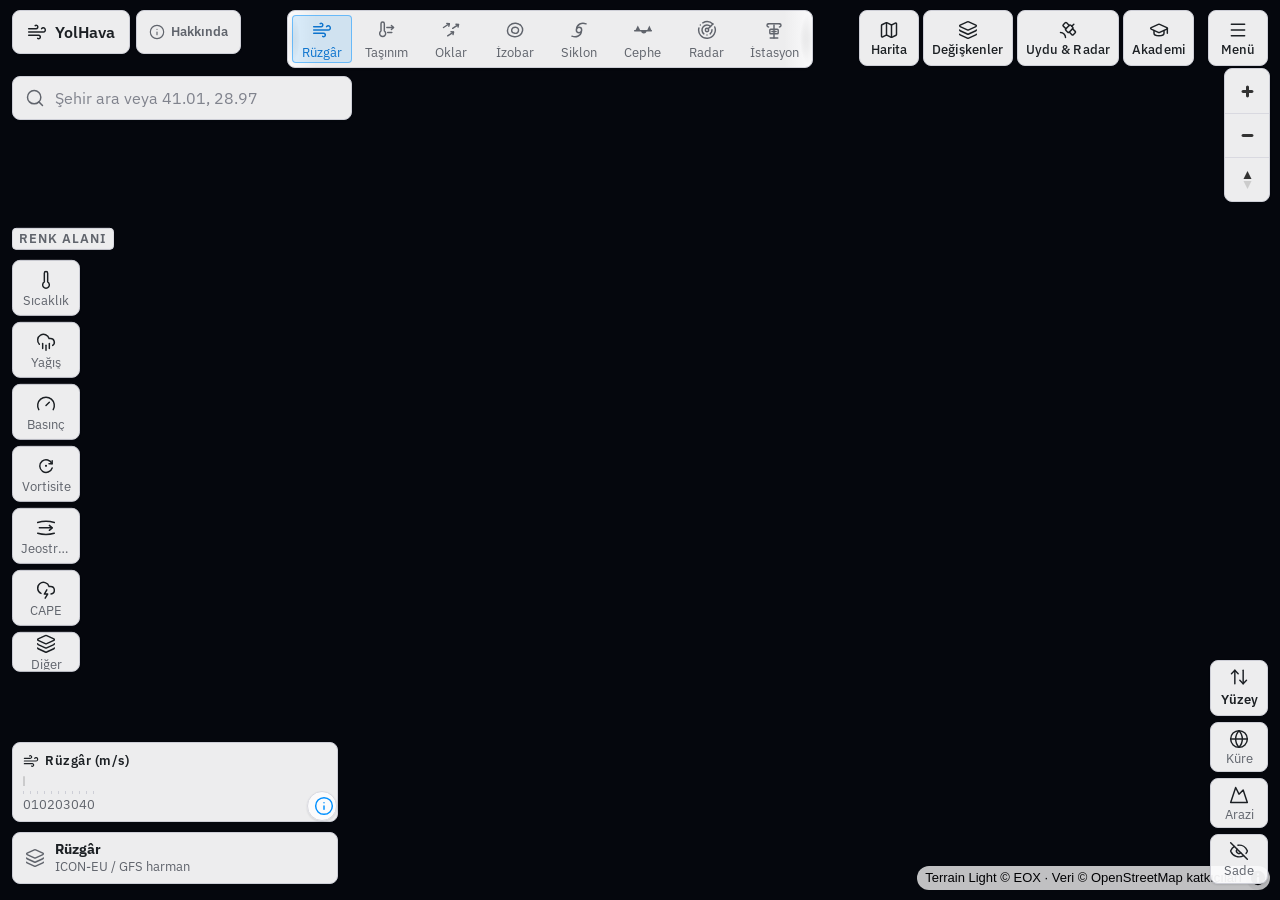
<file: index.html>
<!doctype html>
<html lang="tr">
  <head>
    <meta charset="UTF-8" />
    <meta name="viewport" content="width=device-width, initial-scale=1.0, maximum-scale=1.0, user-scalable=no, viewport-fit=cover" />
    <meta name="theme-color" content="#0b1220" />
    <meta name="description" content="Rota üstü hava tahmini ve meteoroloji eğitimi: canlı harita katmanları, küresel radar ve uydu, dikey kesit, 3B atmosfer, sayısal hava tahmini laboratuvarı ve 356 terim / 113 formüllük Meteoroloji Ansiklopedisi." />
    <link rel="icon" type="image/svg+xml" href="./favicon.svg" />
    <link rel="manifest" href="./manifest.webmanifest" />
    <title>YolHava — rota üstü hava tahmini ve meteoroloji atölyesi</title>
    <script type="module" crossorigin src="./assets/index-CxrSTRU3.js"></script>
    <link rel="modulepreload" crossorigin href="./assets/vendor-D2Lmj_kQ.js">
    <link rel="modulepreload" crossorigin href="./assets/react-C-4g8Lxp.js">
    <link rel="modulepreload" crossorigin href="./assets/maplibre-BNAnEThB.js">
    <link rel="modulepreload" crossorigin href="./assets/widgets-BSaft4xU.js">
    <link rel="modulepreload" crossorigin href="./assets/figures-KsLGhvb3.js">
    <link rel="modulepreload" crossorigin href="./assets/edu3d-C-ACSx7f.js">
    <link rel="stylesheet" crossorigin href="./assets/vendor-kZZgQk4m.css">
    <link rel="stylesheet" crossorigin href="./assets/maplibre-KizArRWY.css">
    <link rel="stylesheet" crossorigin href="./assets/index-DHM1C8RC.css">
  </head>
  <body>
    <div id="root"></div>
  </body>
</html>
</file>
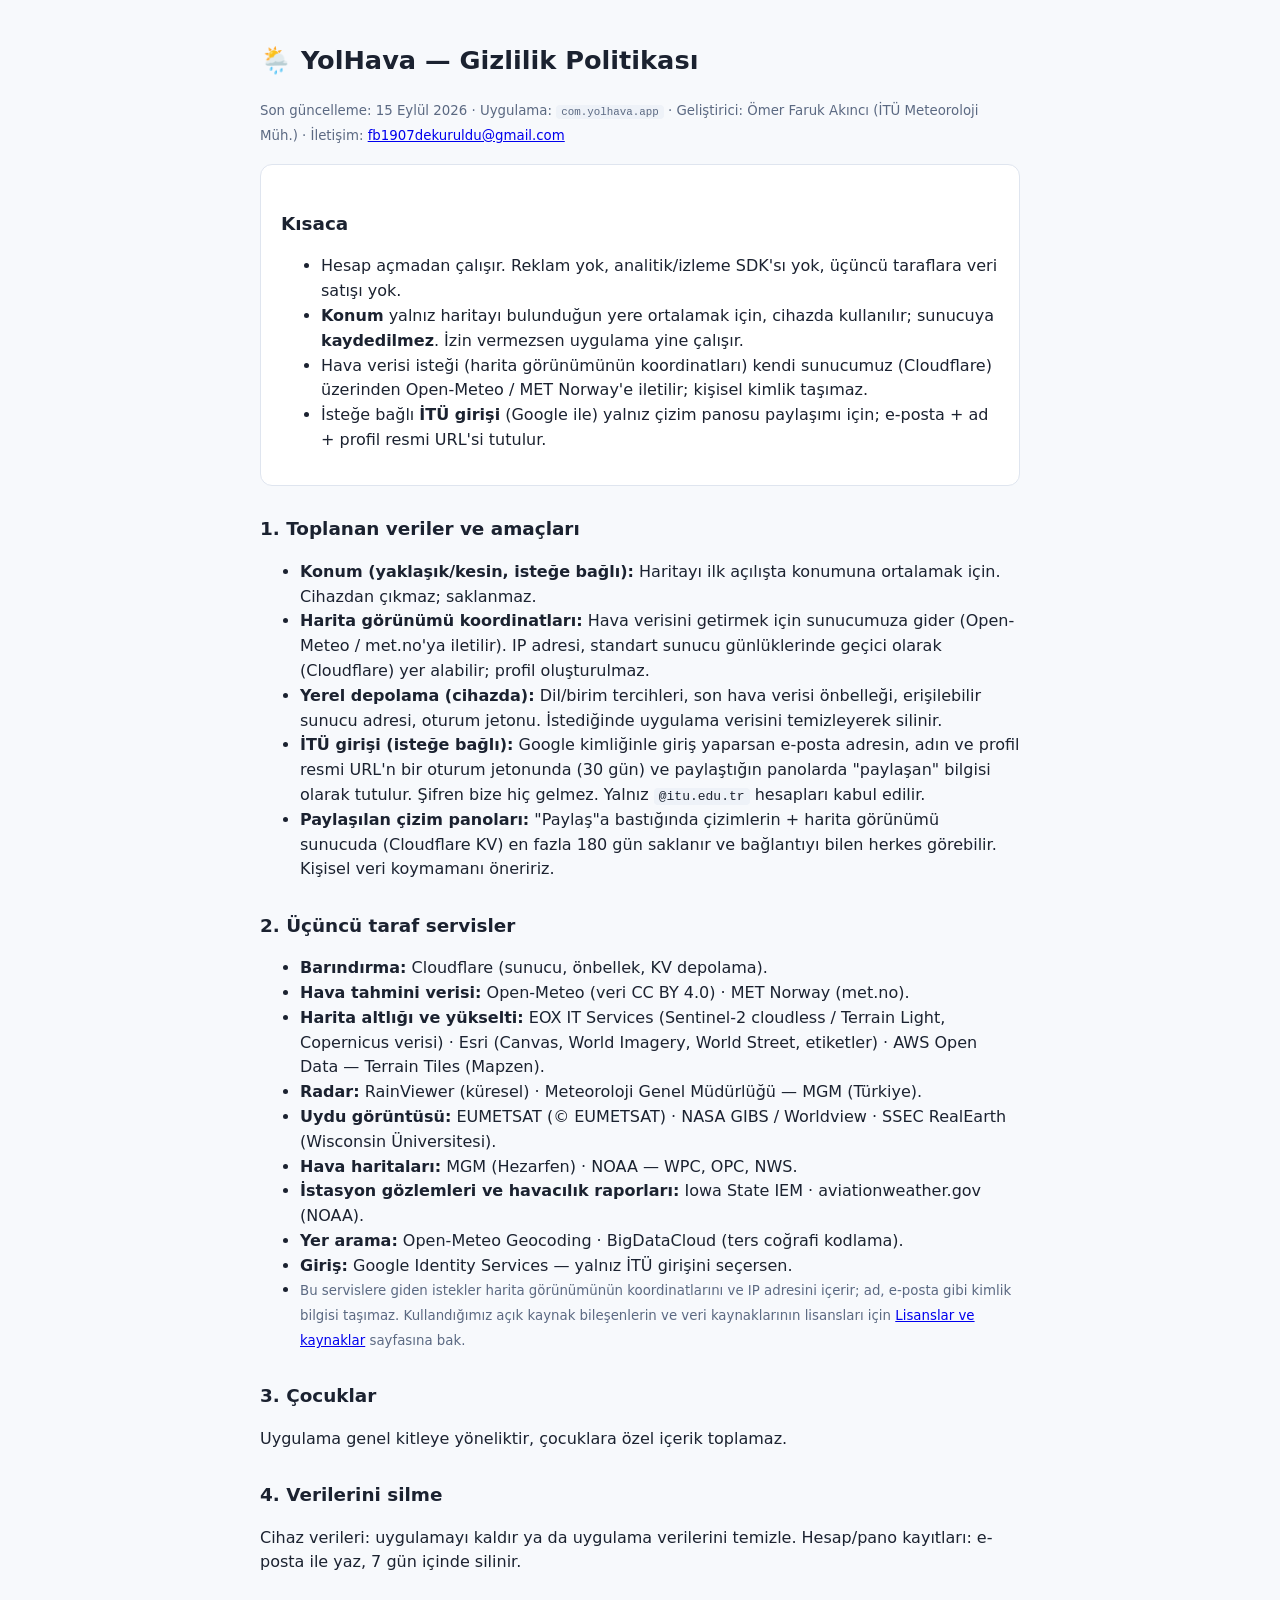
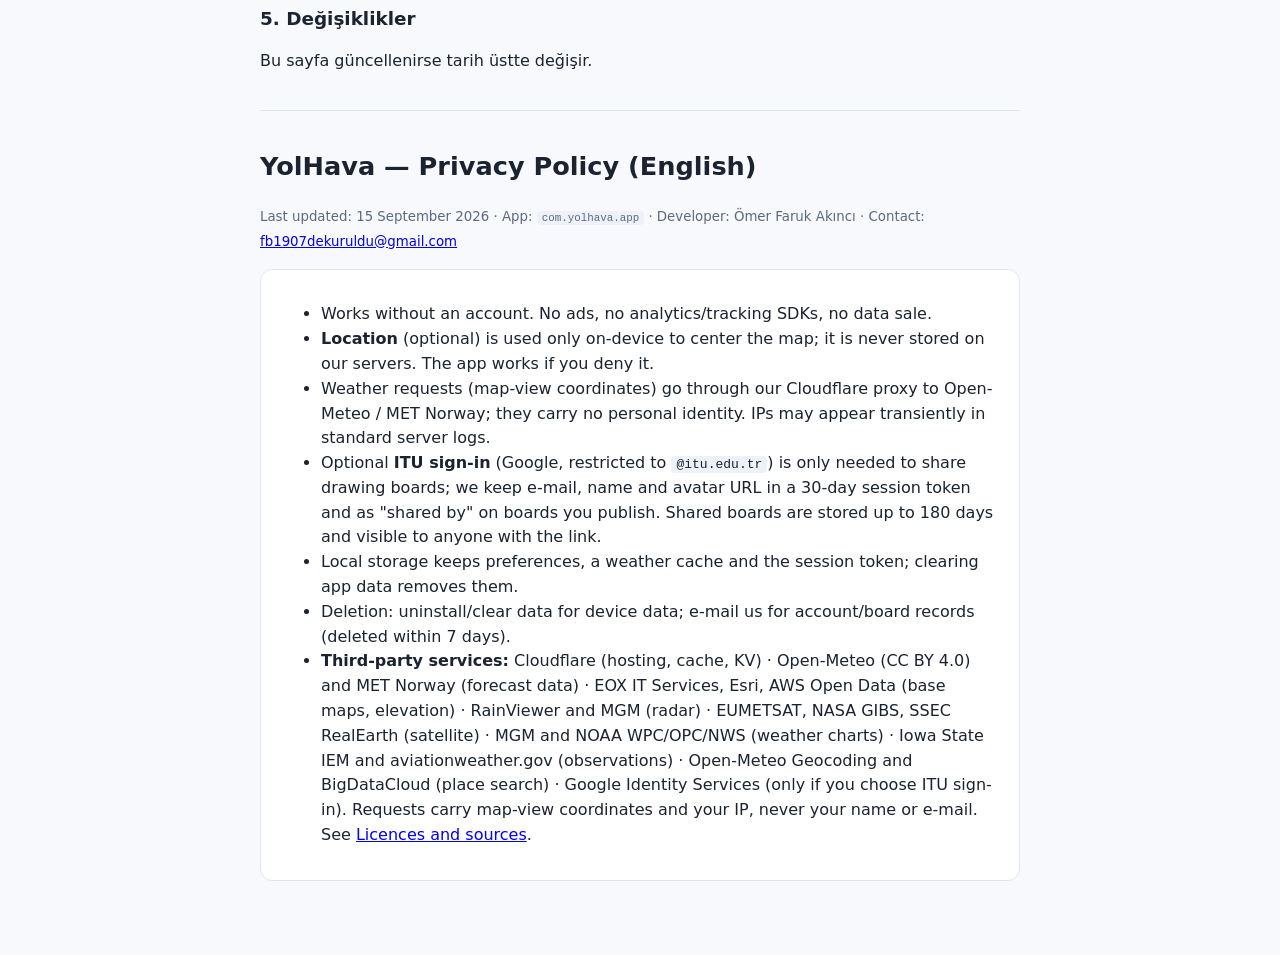
<file: gizlilik.html>
<!doctype html>
<html lang="tr">
<head>
<meta charset="utf-8">
<meta name="viewport" content="width=device-width, initial-scale=1">
<title>YolHava — Gizlilik Politikası / Privacy Policy</title>
<style>
  body { font-family: system-ui, -apple-system, Segoe UI, Roboto, sans-serif; max-width: 760px; margin: 0 auto; padding: 24px 18px 60px; line-height: 1.55; color: #1b2230; background: #f7f9fc; }
  h1 { font-size: 1.6rem; } h2 { font-size: 1.15rem; margin-top: 1.6em; }
  .box { background: #fff; border: 1px solid #dfe5ef; border-radius: 12px; padding: 16px 20px; margin: 14px 0; }
  code { background: #eef2f8; padding: 1px 5px; border-radius: 4px; }
  hr { border: none; border-top: 1px solid #dfe5ef; margin: 36px 0; }
  small { color: #5b6982; }
</style>
</head>
<body>
<h1>🌦️ YolHava — Gizlilik Politikası</h1>
<p><small>Son güncelleme: 15 Eylül 2026 · Uygulama: <code>com.yolhava.app</code> · Geliştirici: Ömer Faruk Akıncı (İTÜ Meteoroloji Müh.) · İletişim: <a href="mailto:fb1907dekuruldu@gmail.com">fb1907dekuruldu@gmail.com</a></small></p>

<div class="box">
<h2>Kısaca</h2>
<ul>
  <li>Hesap açmadan çalışır. Reklam yok, analitik/izleme SDK'sı yok, üçüncü taraflara veri satışı yok.</li>
  <li><b>Konum</b> yalnız haritayı bulunduğun yere ortalamak için, cihazda kullanılır; sunucuya <b>kaydedilmez</b>. İzin vermezsen uygulama yine çalışır.</li>
  <li>Hava verisi isteği (harita görünümünün koordinatları) kendi sunucumuz (Cloudflare) üzerinden Open-Meteo / MET Norway'e iletilir; kişisel kimlik taşımaz.</li>
  <li>İsteğe bağlı <b>İTÜ girişi</b> (Google ile) yalnız çizim panosu paylaşımı için; e-posta + ad + profil resmi URL'si tutulur.</li>
</ul>
</div>

<h2>1. Toplanan veriler ve amaçları</h2>
<ul>
  <li><b>Konum (yaklaşık/kesin, isteğe bağlı):</b> Haritayı ilk açılışta konumuna ortalamak için. Cihazdan çıkmaz; saklanmaz.</li>
  <li><b>Harita görünümü koordinatları:</b> Hava verisini getirmek için sunucumuza gider (Open-Meteo / met.no'ya iletilir). IP adresi, standart sunucu günlüklerinde geçici olarak (Cloudflare) yer alabilir; profil oluşturulmaz.</li>
  <li><b>Yerel depolama (cihazda):</b> Dil/birim tercihleri, son hava verisi önbelleği, erişilebilir sunucu adresi, oturum jetonu. İstediğinde uygulama verisini temizleyerek silinir.</li>
  <li><b>İTÜ girişi (isteğe bağlı):</b> Google kimliğinle giriş yaparsan e-posta adresin, adın ve profil resmi URL'n bir oturum jetonunda (30 gün) ve paylaştığın panolarda "paylaşan" bilgisi olarak tutulur. Şifren bize hiç gelmez. Yalnız <code>@itu.edu.tr</code> hesapları kabul edilir.</li>
  <li><b>Paylaşılan çizim panoları:</b> "Paylaş"a bastığında çizimlerin + harita görünümü sunucuda (Cloudflare KV) en fazla 180 gün saklanır ve bağlantıyı bilen herkes görebilir. Kişisel veri koymamanı öneririz.</li>
</ul>

<h2>2. Üçüncü taraf servisler</h2>
<ul>
  <li><b>Barındırma:</b> Cloudflare (sunucu, önbellek, KV depolama).</li>
  <li><b>Hava tahmini verisi:</b> Open-Meteo (veri CC BY 4.0) · MET Norway (met.no).</li>
  <li><b>Harita altlığı ve yükselti:</b> EOX IT Services (Sentinel-2 cloudless / Terrain Light, Copernicus verisi) · Esri (Canvas, World Imagery, World Street, etiketler) · AWS Open Data — Terrain Tiles (Mapzen).</li>
  <li><b>Radar:</b> RainViewer (küresel) · Meteoroloji Genel Müdürlüğü — MGM (Türkiye).</li>
  <li><b>Uydu görüntüsü:</b> EUMETSAT (© EUMETSAT) · NASA GIBS / Worldview · SSEC RealEarth (Wisconsin Üniversitesi).</li>
  <li><b>Hava haritaları:</b> MGM (Hezarfen) · NOAA — WPC, OPC, NWS.</li>
  <li><b>İstasyon gözlemleri ve havacılık raporları:</b> Iowa State IEM · aviationweather.gov (NOAA).</li>
  <li><b>Yer arama:</b> Open-Meteo Geocoding · BigDataCloud (ters coğrafi kodlama).</li>
  <li><b>Giriş:</b> Google Identity Services — yalnız İTÜ girişini seçersen.</li>
  <li class="dipnot"><small>Bu servislere giden istekler harita görünümünün koordinatlarını ve IP adresini içerir; ad, e-posta gibi kimlik bilgisi taşımaz. Kullandığımız açık kaynak bileşenlerin ve veri kaynaklarının lisansları için <a href="lisanslar.html">Lisanslar ve kaynaklar</a> sayfasına bak.</small></li>
</ul>

<h2>3. Çocuklar</h2>
<p>Uygulama genel kitleye yöneliktir, çocuklara özel içerik toplamaz.</p>

<h2>4. Verilerini silme</h2>
<p>Cihaz verileri: uygulamayı kaldır ya da uygulama verilerini temizle. Hesap/pano kayıtları: e-posta ile yaz, 7 gün içinde silinir.</p>

<h2>5. Değişiklikler</h2>
<p>Bu sayfa güncellenirse tarih üstte değişir.</p>

<hr>

<h1>YolHava — Privacy Policy (English)</h1>
<p><small>Last updated: 15 September 2026 · App: <code>com.yolhava.app</code> · Developer: Ömer Faruk Akıncı · Contact: <a href="mailto:fb1907dekuruldu@gmail.com">fb1907dekuruldu@gmail.com</a></small></p>
<div class="box">
<ul>
  <li>Works without an account. No ads, no analytics/tracking SDKs, no data sale.</li>
  <li><b>Location</b> (optional) is used only on-device to center the map; it is never stored on our servers. The app works if you deny it.</li>
  <li>Weather requests (map-view coordinates) go through our Cloudflare proxy to Open-Meteo / MET Norway; they carry no personal identity. IPs may appear transiently in standard server logs.</li>
  <li>Optional <b>ITU sign-in</b> (Google, restricted to <code>@itu.edu.tr</code>) is only needed to share drawing boards; we keep e-mail, name and avatar URL in a 30-day session token and as "shared by" on boards you publish. Shared boards are stored up to 180 days and visible to anyone with the link.</li>
  <li>Local storage keeps preferences, a weather cache and the session token; clearing app data removes them.</li>
  <li>Deletion: uninstall/clear data for device data; e-mail us for account/board records (deleted within 7 days).</li>
  <li><b>Third-party services:</b> Cloudflare (hosting, cache, KV) · Open-Meteo (CC BY 4.0) and MET Norway (forecast data) · EOX IT Services, Esri, AWS Open Data (base maps, elevation) · RainViewer and MGM (radar) · EUMETSAT, NASA GIBS, SSEC RealEarth (satellite) · MGM and NOAA WPC/OPC/NWS (weather charts) · Iowa State IEM and aviationweather.gov (observations) · Open-Meteo Geocoding and BigDataCloud (place search) · Google Identity Services (only if you choose ITU sign-in). Requests carry map-view coordinates and your IP, never your name or e-mail. See <a href="lisanslar.html">Licences and sources</a>.</li>
</ul>
</div>
</body>
</html>
</file>
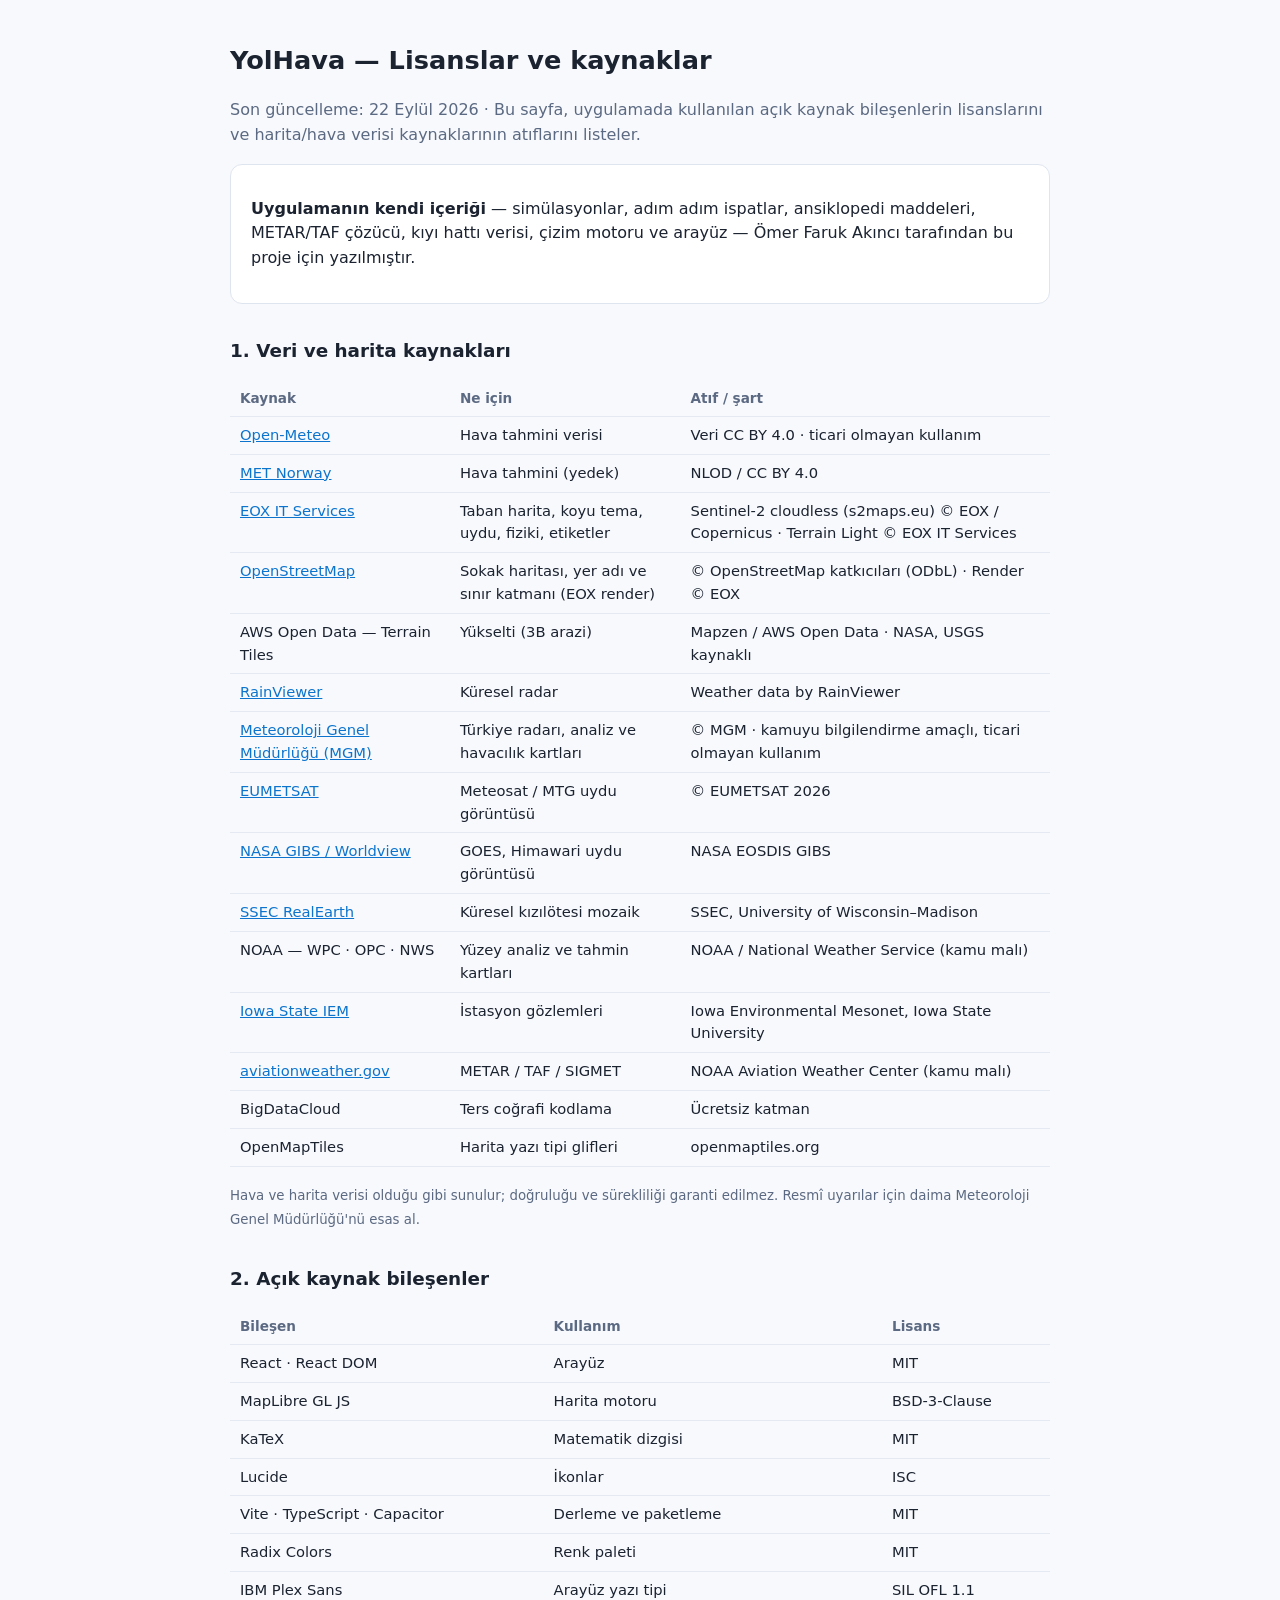
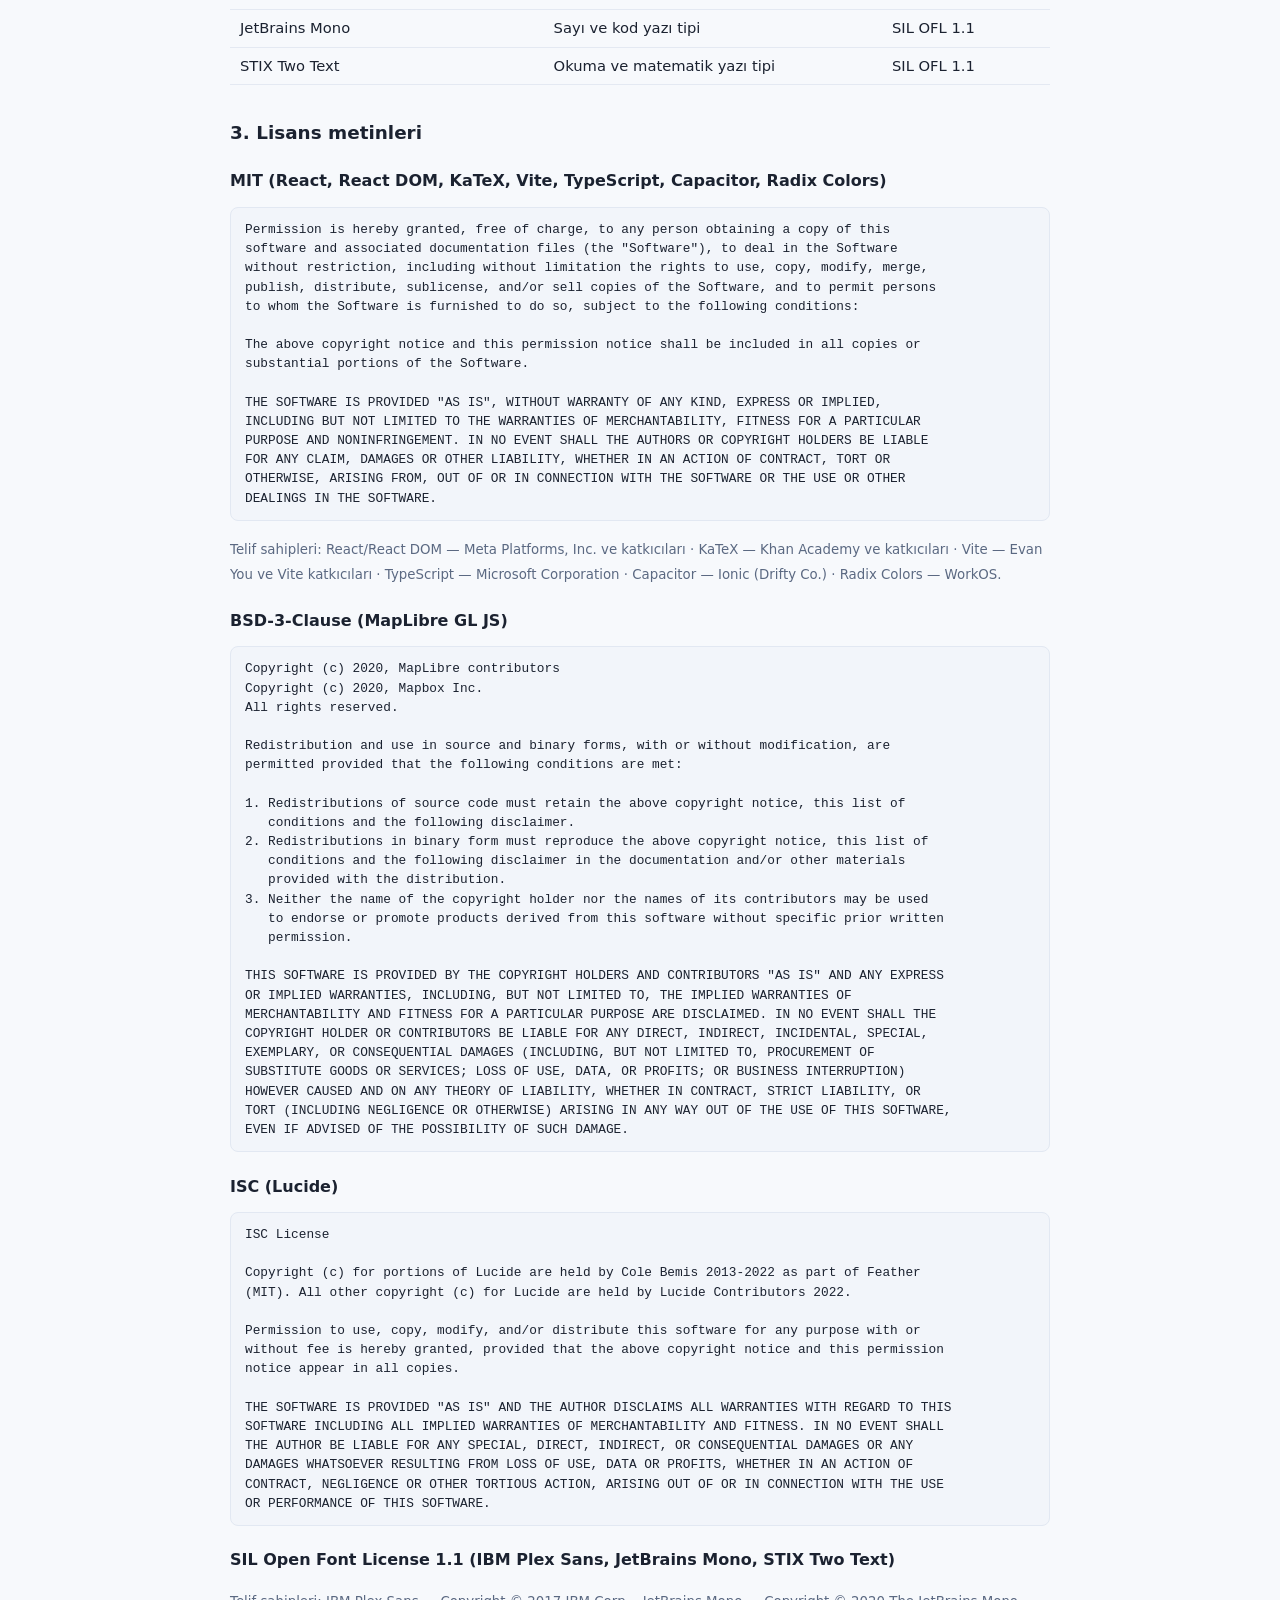
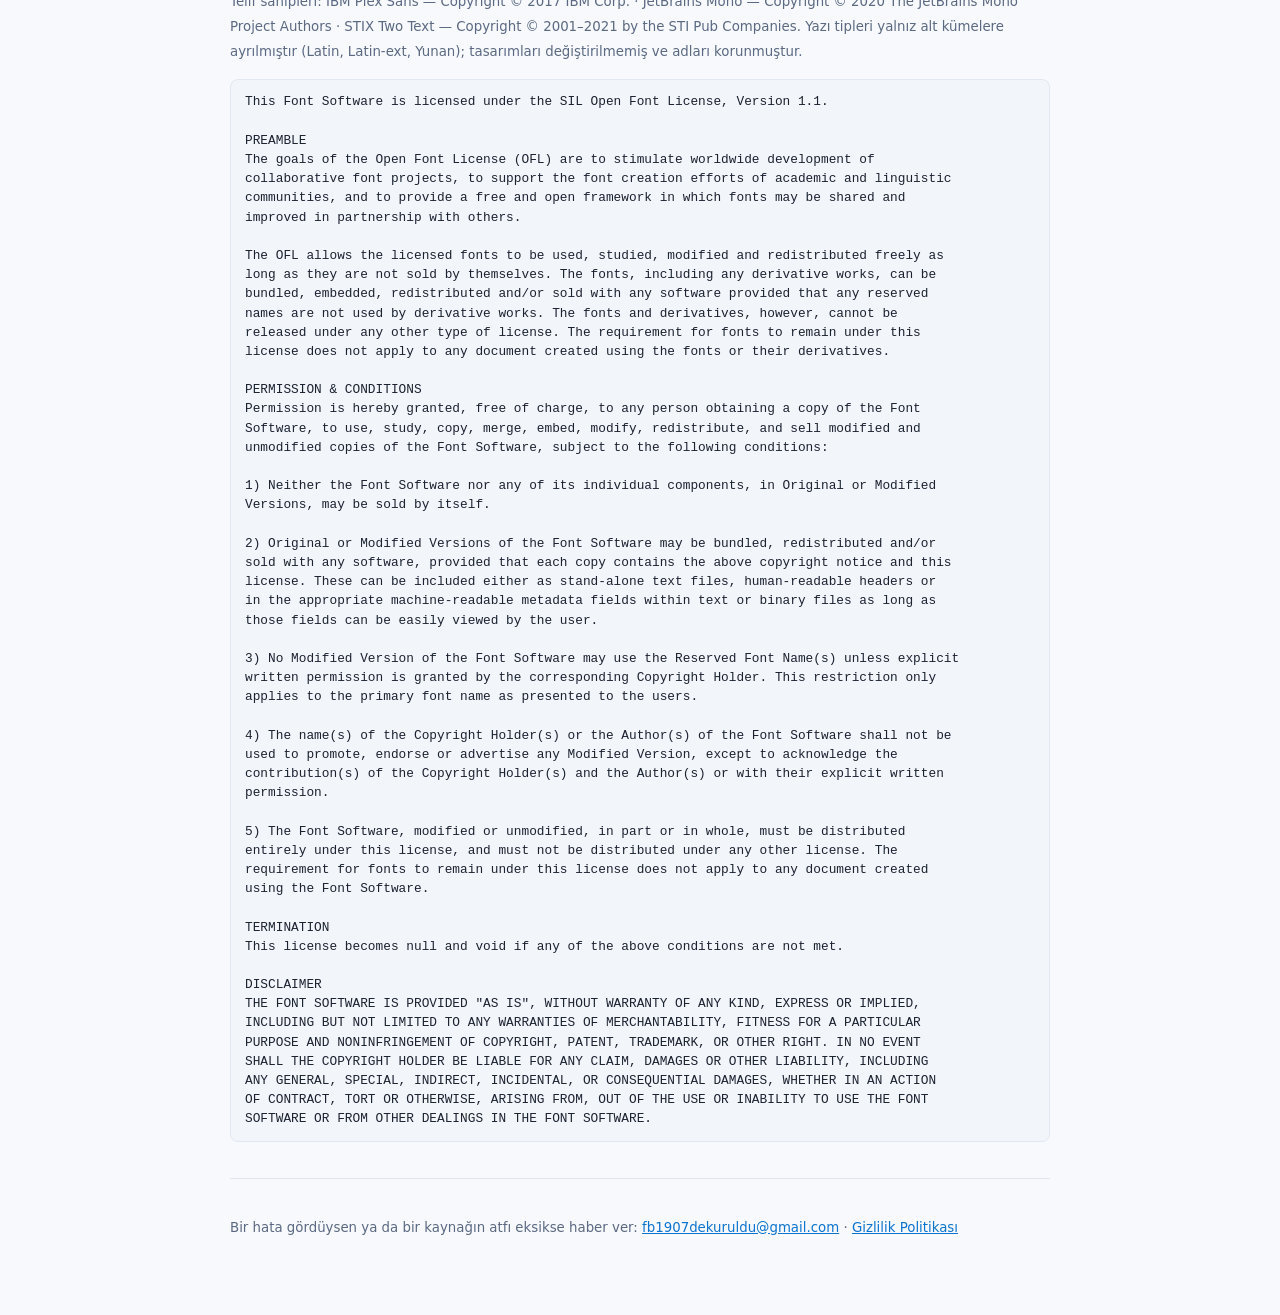
<file: lisanslar.html>
<!doctype html>
<html lang="tr">
<head>
<meta charset="utf-8" />
<meta name="viewport" content="width=device-width, initial-scale=1, viewport-fit=cover" />
<title>YolHava — Lisanslar ve kaynaklar</title>
<style>
  body { font-family: system-ui, -apple-system, Segoe UI, Roboto, sans-serif; max-width: 820px; margin: 0 auto; padding: 24px 18px 60px; line-height: 1.55; color: #1b2230; background: #f7f9fc; }
  h1 { font-size: 1.6rem; } h2 { font-size: 1.15rem; margin-top: 1.8em; }
  h3 { font-size: 1rem; margin-top: 1.4em; margin-bottom: .3em; }
  .box { background: #fff; border: 1px solid #dfe5ef; border-radius: 12px; padding: 16px 20px; margin: 14px 0; }
  code { background: #eef2f8; padding: 1px 5px; border-radius: 4px; font-size: .92em; }
  pre { background: #f2f5fa; border: 1px solid #e2e8f2; border-radius: 8px; padding: 12px 14px; overflow-x: auto; font-size: .8rem; line-height: 1.5; white-space: pre-wrap; }
  table { border-collapse: collapse; width: 100%; font-size: .92rem; margin: 10px 0; }
  th, td { text-align: left; padding: 7px 10px; border-bottom: 1px solid #e4e9f2; vertical-align: top; }
  th { color: #5b6982; font-weight: 600; font-size: .85rem; }
  hr { border: none; border-top: 1px solid #dfe5ef; margin: 36px 0; }
  small, .dim { color: #5b6982; }
  a { color: #0d74ce; }
</style>
</head>
<body>

<h1>YolHava — Lisanslar ve kaynaklar</h1>
<p class="dim">Son güncelleme: 22 Eylül 2026 · Bu sayfa, uygulamada kullanılan açık kaynak
bileşenlerin lisanslarını ve harita/hava verisi kaynaklarının atıflarını listeler.</p>

<div class="box">
  <p><b>Uygulamanın kendi içeriği</b> — simülasyonlar, adım adım ispatlar, ansiklopedi
  maddeleri, METAR/TAF çözücü, kıyı hattı verisi, çizim motoru ve arayüz — Ömer Faruk Akıncı
  tarafından bu proje için yazılmıştır.</p>
</div>

<h2>1. Veri ve harita kaynakları</h2>

<table>
  <tr><th>Kaynak</th><th>Ne için</th><th>Atıf / şart</th></tr>
  <tr><td><a href="https://open-meteo.com">Open-Meteo</a></td><td>Hava tahmini verisi</td><td>Veri CC BY 4.0 · ticari olmayan kullanım</td></tr>
  <tr><td><a href="https://www.met.no">MET Norway</a></td><td>Hava tahmini (yedek)</td><td>NLOD / CC BY 4.0</td></tr>
  <tr><td><a href="https://eox.at">EOX IT Services</a></td><td>Taban harita, koyu tema, uydu, fiziki, etiketler</td><td>Sentinel-2 cloudless (s2maps.eu) © EOX / Copernicus · Terrain Light © EOX IT Services</td></tr>
  <tr><td><a href="https://www.openstreetmap.org/copyright">OpenStreetMap</a></td><td>Sokak haritası, yer adı ve sınır katmanı (EOX render)</td><td>© OpenStreetMap katkıcıları (ODbL) · Render © EOX</td></tr>
  <tr><td>AWS Open Data — Terrain Tiles</td><td>Yükselti (3B arazi)</td><td>Mapzen / AWS Open Data · NASA, USGS kaynaklı</td></tr>
  <tr><td><a href="https://www.rainviewer.com">RainViewer</a></td><td>Küresel radar</td><td>Weather data by RainViewer</td></tr>
  <tr><td><a href="https://www.mgm.gov.tr">Meteoroloji Genel Müdürlüğü (MGM)</a></td><td>Türkiye radarı, analiz ve havacılık kartları</td><td>© MGM · kamuyu bilgilendirme amaçlı, ticari olmayan kullanım</td></tr>
  <tr><td><a href="https://www.eumetsat.int">EUMETSAT</a></td><td>Meteosat / MTG uydu görüntüsü</td><td>© EUMETSAT 2026</td></tr>
  <tr><td><a href="https://worldview.earthdata.nasa.gov">NASA GIBS / Worldview</a></td><td>GOES, Himawari uydu görüntüsü</td><td>NASA EOSDIS GIBS</td></tr>
  <tr><td><a href="https://realearth.ssec.wisc.edu">SSEC RealEarth</a></td><td>Küresel kızılötesi mozaik</td><td>SSEC, University of Wisconsin–Madison</td></tr>
  <tr><td>NOAA — WPC · OPC · NWS</td><td>Yüzey analiz ve tahmin kartları</td><td>NOAA / National Weather Service (kamu malı)</td></tr>
  <tr><td><a href="https://mesonet.agron.iastate.edu">Iowa State IEM</a></td><td>İstasyon gözlemleri</td><td>Iowa Environmental Mesonet, Iowa State University</td></tr>
  <tr><td><a href="https://aviationweather.gov">aviationweather.gov</a></td><td>METAR / TAF / SIGMET</td><td>NOAA Aviation Weather Center (kamu malı)</td></tr>
  <tr><td>BigDataCloud</td><td>Ters coğrafi kodlama</td><td>Ücretsiz katman</td></tr>
  <tr><td>OpenMapTiles</td><td>Harita yazı tipi glifleri</td><td>openmaptiles.org</td></tr>
</table>

<p class="dim"><small>Hava ve harita verisi olduğu gibi sunulur; doğruluğu ve sürekliliği
garanti edilmez. Resmî uyarılar için daima Meteoroloji Genel Müdürlüğü'nü esas al.</small></p>

<h2>2. Açık kaynak bileşenler</h2>

<table>
  <tr><th>Bileşen</th><th>Kullanım</th><th>Lisans</th></tr>
  <tr><td>React · React DOM</td><td>Arayüz</td><td>MIT</td></tr>
  <tr><td>MapLibre GL JS</td><td>Harita motoru</td><td>BSD-3-Clause</td></tr>
  <tr><td>KaTeX</td><td>Matematik dizgisi</td><td>MIT</td></tr>
  <tr><td>Lucide</td><td>İkonlar</td><td>ISC</td></tr>
  <tr><td>Vite · TypeScript · Capacitor</td><td>Derleme ve paketleme</td><td>MIT</td></tr>
  <tr><td>Radix Colors</td><td>Renk paleti</td><td>MIT</td></tr>
  <tr><td>IBM Plex Sans</td><td>Arayüz yazı tipi</td><td>SIL OFL 1.1</td></tr>
  <tr><td>JetBrains Mono</td><td>Sayı ve kod yazı tipi</td><td>SIL OFL 1.1</td></tr>
  <tr><td>STIX Two Text</td><td>Okuma ve matematik yazı tipi</td><td>SIL OFL 1.1</td></tr>
</table>

<h2>3. Lisans metinleri</h2>

<h3>MIT (React, React DOM, KaTeX, Vite, TypeScript, Capacitor, Radix Colors)</h3>
<pre>Permission is hereby granted, free of charge, to any person obtaining a copy of this
software and associated documentation files (the "Software"), to deal in the Software
without restriction, including without limitation the rights to use, copy, modify, merge,
publish, distribute, sublicense, and/or sell copies of the Software, and to permit persons
to whom the Software is furnished to do so, subject to the following conditions:

The above copyright notice and this permission notice shall be included in all copies or
substantial portions of the Software.

THE SOFTWARE IS PROVIDED "AS IS", WITHOUT WARRANTY OF ANY KIND, EXPRESS OR IMPLIED,
INCLUDING BUT NOT LIMITED TO THE WARRANTIES OF MERCHANTABILITY, FITNESS FOR A PARTICULAR
PURPOSE AND NONINFRINGEMENT. IN NO EVENT SHALL THE AUTHORS OR COPYRIGHT HOLDERS BE LIABLE
FOR ANY CLAIM, DAMAGES OR OTHER LIABILITY, WHETHER IN AN ACTION OF CONTRACT, TORT OR
OTHERWISE, ARISING FROM, OUT OF OR IN CONNECTION WITH THE SOFTWARE OR THE USE OR OTHER
DEALINGS IN THE SOFTWARE.</pre>
<p class="dim"><small>Telif sahipleri: React/React DOM — Meta Platforms, Inc. ve katkıcıları ·
KaTeX — Khan Academy ve katkıcıları · Vite — Evan You ve Vite katkıcıları ·
TypeScript — Microsoft Corporation · Capacitor — Ionic (Drifty Co.) · Radix Colors — WorkOS.</small></p>

<h3>BSD-3-Clause (MapLibre GL JS)</h3>
<pre>Copyright (c) 2020, MapLibre contributors
Copyright (c) 2020, Mapbox Inc.
All rights reserved.

Redistribution and use in source and binary forms, with or without modification, are
permitted provided that the following conditions are met:

1. Redistributions of source code must retain the above copyright notice, this list of
   conditions and the following disclaimer.
2. Redistributions in binary form must reproduce the above copyright notice, this list of
   conditions and the following disclaimer in the documentation and/or other materials
   provided with the distribution.
3. Neither the name of the copyright holder nor the names of its contributors may be used
   to endorse or promote products derived from this software without specific prior written
   permission.

THIS SOFTWARE IS PROVIDED BY THE COPYRIGHT HOLDERS AND CONTRIBUTORS "AS IS" AND ANY EXPRESS
OR IMPLIED WARRANTIES, INCLUDING, BUT NOT LIMITED TO, THE IMPLIED WARRANTIES OF
MERCHANTABILITY AND FITNESS FOR A PARTICULAR PURPOSE ARE DISCLAIMED. IN NO EVENT SHALL THE
COPYRIGHT HOLDER OR CONTRIBUTORS BE LIABLE FOR ANY DIRECT, INDIRECT, INCIDENTAL, SPECIAL,
EXEMPLARY, OR CONSEQUENTIAL DAMAGES (INCLUDING, BUT NOT LIMITED TO, PROCUREMENT OF
SUBSTITUTE GOODS OR SERVICES; LOSS OF USE, DATA, OR PROFITS; OR BUSINESS INTERRUPTION)
HOWEVER CAUSED AND ON ANY THEORY OF LIABILITY, WHETHER IN CONTRACT, STRICT LIABILITY, OR
TORT (INCLUDING NEGLIGENCE OR OTHERWISE) ARISING IN ANY WAY OUT OF THE USE OF THIS SOFTWARE,
EVEN IF ADVISED OF THE POSSIBILITY OF SUCH DAMAGE.</pre>

<h3>ISC (Lucide)</h3>
<pre>ISC License

Copyright (c) for portions of Lucide are held by Cole Bemis 2013-2022 as part of Feather
(MIT). All other copyright (c) for Lucide are held by Lucide Contributors 2022.

Permission to use, copy, modify, and/or distribute this software for any purpose with or
without fee is hereby granted, provided that the above copyright notice and this permission
notice appear in all copies.

THE SOFTWARE IS PROVIDED "AS IS" AND THE AUTHOR DISCLAIMS ALL WARRANTIES WITH REGARD TO THIS
SOFTWARE INCLUDING ALL IMPLIED WARRANTIES OF MERCHANTABILITY AND FITNESS. IN NO EVENT SHALL
THE AUTHOR BE LIABLE FOR ANY SPECIAL, DIRECT, INDIRECT, OR CONSEQUENTIAL DAMAGES OR ANY
DAMAGES WHATSOEVER RESULTING FROM LOSS OF USE, DATA OR PROFITS, WHETHER IN AN ACTION OF
CONTRACT, NEGLIGENCE OR OTHER TORTIOUS ACTION, ARISING OUT OF OR IN CONNECTION WITH THE USE
OR PERFORMANCE OF THIS SOFTWARE.</pre>

<h3>SIL Open Font License 1.1 (IBM Plex Sans, JetBrains Mono, STIX Two Text)</h3>
<p class="dim"><small>Telif sahipleri: IBM Plex Sans — Copyright © 2017 IBM Corp. ·
JetBrains Mono — Copyright © 2020 The JetBrains Mono Project Authors ·
STIX Two Text — Copyright © 2001–2021 by the STI Pub Companies.
Yazı tipleri yalnız alt kümelere ayrılmıştır (Latin, Latin-ext, Yunan); tasarımları
değiştirilmemiş ve adları korunmuştur.</small></p>
<pre>This Font Software is licensed under the SIL Open Font License, Version 1.1.

PREAMBLE
The goals of the Open Font License (OFL) are to stimulate worldwide development of
collaborative font projects, to support the font creation efforts of academic and linguistic
communities, and to provide a free and open framework in which fonts may be shared and
improved in partnership with others.

The OFL allows the licensed fonts to be used, studied, modified and redistributed freely as
long as they are not sold by themselves. The fonts, including any derivative works, can be
bundled, embedded, redistributed and/or sold with any software provided that any reserved
names are not used by derivative works. The fonts and derivatives, however, cannot be
released under any other type of license. The requirement for fonts to remain under this
license does not apply to any document created using the fonts or their derivatives.

PERMISSION &amp; CONDITIONS
Permission is hereby granted, free of charge, to any person obtaining a copy of the Font
Software, to use, study, copy, merge, embed, modify, redistribute, and sell modified and
unmodified copies of the Font Software, subject to the following conditions:

1) Neither the Font Software nor any of its individual components, in Original or Modified
Versions, may be sold by itself.

2) Original or Modified Versions of the Font Software may be bundled, redistributed and/or
sold with any software, provided that each copy contains the above copyright notice and this
license. These can be included either as stand-alone text files, human-readable headers or
in the appropriate machine-readable metadata fields within text or binary files as long as
those fields can be easily viewed by the user.

3) No Modified Version of the Font Software may use the Reserved Font Name(s) unless explicit
written permission is granted by the corresponding Copyright Holder. This restriction only
applies to the primary font name as presented to the users.

4) The name(s) of the Copyright Holder(s) or the Author(s) of the Font Software shall not be
used to promote, endorse or advertise any Modified Version, except to acknowledge the
contribution(s) of the Copyright Holder(s) and the Author(s) or with their explicit written
permission.

5) The Font Software, modified or unmodified, in part or in whole, must be distributed
entirely under this license, and must not be distributed under any other license. The
requirement for fonts to remain under this license does not apply to any document created
using the Font Software.

TERMINATION
This license becomes null and void if any of the above conditions are not met.

DISCLAIMER
THE FONT SOFTWARE IS PROVIDED "AS IS", WITHOUT WARRANTY OF ANY KIND, EXPRESS OR IMPLIED,
INCLUDING BUT NOT LIMITED TO ANY WARRANTIES OF MERCHANTABILITY, FITNESS FOR A PARTICULAR
PURPOSE AND NONINFRINGEMENT OF COPYRIGHT, PATENT, TRADEMARK, OR OTHER RIGHT. IN NO EVENT
SHALL THE COPYRIGHT HOLDER BE LIABLE FOR ANY CLAIM, DAMAGES OR OTHER LIABILITY, INCLUDING
ANY GENERAL, SPECIAL, INDIRECT, INCIDENTAL, OR CONSEQUENTIAL DAMAGES, WHETHER IN AN ACTION
OF CONTRACT, TORT OR OTHERWISE, ARISING FROM, OUT OF THE USE OR INABILITY TO USE THE FONT
SOFTWARE OR FROM OTHER DEALINGS IN THE FONT SOFTWARE.</pre>

<hr />
<p class="dim"><small>Bir hata gördüysen ya da bir kaynağın atfı eksikse haber ver:
<a href="mailto:fb1907dekuruldu@gmail.com">fb1907dekuruldu@gmail.com</a> ·
<a href="gizlilik.html">Gizlilik Politikası</a></small></p>

</body>
</html>
</file>
<file: assets/vendor-kZZgQk4m.css>
@font-face{font-display:block;font-family:KaTeX_AMS;font-style:normal;font-weight:400;src:url(./KaTeX_AMS-Regular-BQhdFMY1.woff2) format("woff2"),url(./KaTeX_AMS-Regular-DMm9YOAa.woff) format("woff"),url(./KaTeX_AMS-Regular-DRggAlZN.ttf) format("truetype")}@font-face{font-display:block;font-family:KaTeX_Caligraphic;font-style:normal;font-weight:700;src:url(./KaTeX_Caligraphic-Bold-Dq_IR9rO.woff2) format("woff2"),url(./KaTeX_Caligraphic-Bold-BEiXGLvX.woff) format("woff"),url(./KaTeX_Caligraphic-Bold-ATXxdsX0.ttf) format("truetype")}@font-face{font-display:block;font-family:KaTeX_Caligraphic;font-style:normal;font-weight:400;src:url(./KaTeX_Caligraphic-Regular-Di6jR-x-.woff2) format("woff2"),url(./KaTeX_Caligraphic-Regular-CTRA-rTL.woff) format("woff"),url(./KaTeX_Caligraphic-Regular-wX97UBjC.ttf) format("truetype")}@font-face{font-display:block;font-family:KaTeX_Fraktur;font-style:normal;font-weight:700;src:url(./KaTeX_Fraktur-Bold-CL6g_b3V.woff2) format("woff2"),url(./KaTeX_Fraktur-Bold-BsDP51OF.woff) format("woff"),url(./KaTeX_Fraktur-Bold-BdnERNNW.ttf) format("truetype")}@font-face{font-display:block;font-family:KaTeX_Fraktur;font-style:normal;font-weight:400;src:url(./KaTeX_Fraktur-Regular-CTYiF6lA.woff2) format("woff2"),url(./KaTeX_Fraktur-Regular-Dxdc4cR9.woff) format("woff"),url(./KaTeX_Fraktur-Regular-CB_wures.ttf) format("truetype")}@font-face{font-display:block;font-family:KaTeX_Main;font-style:normal;font-weight:700;src:url(./KaTeX_Main-Bold-Cx986IdX.woff2) format("woff2"),url(./KaTeX_Main-Bold-Jm3AIy58.woff) format("woff"),url(./KaTeX_Main-Bold-waoOVXN0.ttf) format("truetype")}@font-face{font-display:block;font-family:KaTeX_Main;font-style:italic;font-weight:700;src:url(./KaTeX_Main-BoldItalic-DxDJ3AOS.woff2) format("woff2"),url(./KaTeX_Main-BoldItalic-SpSLRI95.woff) format("woff"),url(./KaTeX_Main-BoldItalic-DzxPMmG6.ttf) format("truetype")}@font-face{font-display:block;font-family:KaTeX_Main;font-style:italic;font-weight:400;src:url(./KaTeX_Main-Italic-NWA7e6Wa.woff2) format("woff2"),url(./KaTeX_Main-Italic-BMLOBm91.woff) format("woff"),url(./KaTeX_Main-Italic-3WenGoN9.ttf) format("truetype")}@font-face{font-display:block;font-family:KaTeX_Main;font-style:normal;font-weight:400;src:url(./KaTeX_Main-Regular-B22Nviop.woff2) format("woff2"),url(./KaTeX_Main-Regular-Dr94JaBh.woff) format("woff"),url(./KaTeX_Main-Regular-ypZvNtVU.ttf) format("truetype")}@font-face{font-display:block;font-family:KaTeX_Math;font-style:italic;font-weight:700;src:url(./KaTeX_Math-BoldItalic-CZnvNsCZ.woff2) format("woff2"),url(./KaTeX_Math-BoldItalic-iY-2wyZ7.woff) format("woff"),url(./KaTeX_Math-BoldItalic-B3XSjfu4.ttf) format("truetype")}@font-face{font-display:block;font-family:KaTeX_Math;font-style:italic;font-weight:400;src:url(./KaTeX_Math-Italic-t53AETM-.woff2) format("woff2"),url(./KaTeX_Math-Italic-DA0__PXp.woff) format("woff"),url(./KaTeX_Math-Italic-flOr_0UB.ttf) format("truetype")}@font-face{font-display:block;font-family:KaTeX_SansSerif;font-style:normal;font-weight:700;src:url(./KaTeX_SansSerif-Bold-D1sUS0GD.woff2) format("woff2"),url(./KaTeX_SansSerif-Bold-DbIhKOiC.woff) format("woff"),url(./KaTeX_SansSerif-Bold-CFMepnvq.ttf) format("truetype")}@font-face{font-display:block;font-family:KaTeX_SansSerif;font-style:italic;font-weight:400;src:url(./KaTeX_SansSerif-Italic-C3H0VqGB.woff2) format("woff2"),url(./KaTeX_SansSerif-Italic-DN2j7dab.woff) format("woff"),url(./KaTeX_SansSerif-Italic-YYjJ1zSn.ttf) format("truetype")}@font-face{font-display:block;font-family:KaTeX_SansSerif;font-style:normal;font-weight:400;src:url(./KaTeX_SansSerif-Regular-DDBCnlJ7.woff2) format("woff2"),url(./KaTeX_SansSerif-Regular-CS6fqUqJ.woff) format("woff"),url(./KaTeX_SansSerif-Regular-BNo7hRIc.ttf) format("truetype")}@font-face{font-display:block;font-family:KaTeX_Script;font-style:normal;font-weight:400;src:url(./KaTeX_Script-Regular-D3wIWfF6.woff2) format("woff2"),url(./KaTeX_Script-Regular-D5yQViql.woff) format("woff"),url(./KaTeX_Script-Regular-C5JkGWo-.ttf) format("truetype")}@font-face{font-display:block;font-family:KaTeX_Size1;font-style:normal;font-weight:400;src:url(./KaTeX_Size1-Regular-mCD8mA8B.woff2) format("woff2"),url(./KaTeX_Size1-Regular-C195tn64.woff) format("woff"),url(./KaTeX_Size1-Regular-Dbsnue_I.ttf) format("truetype")}@font-face{font-display:block;font-family:KaTeX_Size2;font-style:normal;font-weight:400;src:url(./KaTeX_Size2-Regular-Dy4dx90m.woff2) format("woff2"),url(./KaTeX_Size2-Regular-oD1tc_U0.woff) format("woff"),url(./KaTeX_Size2-Regular-B7gKUWhC.ttf) format("truetype")}@font-face{font-display:block;font-family:KaTeX_Size3;font-style:normal;font-weight:400;src:url([data-uri]) format("woff2"),url(./KaTeX_Size3-Regular-CTq5MqoE.woff) format("woff"),url(./KaTeX_Size3-Regular-DgpXs0kz.ttf) format("truetype")}@font-face{font-display:block;font-family:KaTeX_Size4;font-style:normal;font-weight:400;src:url(./KaTeX_Size4-Regular-Dl5lxZxV.woff2) format("woff2"),url(./KaTeX_Size4-Regular-BF-4gkZK.woff) format("woff"),url(./KaTeX_Size4-Regular-DWFBv043.ttf) format("truetype")}@font-face{font-display:block;font-family:KaTeX_Typewriter;font-style:normal;font-weight:400;src:url(./KaTeX_Typewriter-Regular-CO6r4hn1.woff2) format("woff2"),url(./KaTeX_Typewriter-Regular-C0xS9mPB.woff) format("woff"),url(./KaTeX_Typewriter-Regular-D3Ib7_Hf.ttf) format("truetype")}.katex{font: 1.21em KaTeX_Main,Times New Roman,serif;line-height:1.2;position:relative;text-indent:0;text-rendering:auto}.katex *{-ms-high-contrast-adjust:none!important;border-color:currentColor}.katex .katex-version:after{content:"0.18.7"}.katex .katex-mathml{border:0;-webkit-clip-path:inset(50%);clip-path:inset(50%);height:1px;overflow:hidden;padding:0;position:absolute;width:1px}.katex .katex-html>.katex-newline{display:block}.katex .katex-base{position:relative;white-space:nowrap;width:-webkit-min-content;width:-moz-min-content;width:min-content}.katex .katex-base,.katex .katex-strut{display:inline-block}.katex .textbf{font-weight:700}.katex .textit{font-style:italic}.katex .textrm{font-family:KaTeX_Main}.katex .textsf{font-family:KaTeX_SansSerif}.katex .texttt{font-family:KaTeX_Typewriter}.katex .mathnormal{font-family:KaTeX_Math;font-style:italic}.katex .mathit{font-family:KaTeX_Main;font-style:italic}.katex .mathrm{font-style:normal}.katex .mathbf{font-family:KaTeX_Main;font-weight:700}.katex .boldsymbol{font-family:KaTeX_Math;font-style:italic;font-weight:700}.katex .amsrm,.katex .mathbb,.katex .textbb{font-family:KaTeX_AMS}.katex .mathcal{font-family:KaTeX_Caligraphic}.katex .mathfrak,.katex .textfrak{font-family:KaTeX_Fraktur}.katex .mathboldfrak,.katex .textboldfrak{font-family:KaTeX_Fraktur;font-weight:700}.katex .mathtt{font-family:KaTeX_Typewriter}.katex .mathscr,.katex .textscr{font-family:KaTeX_Script}.katex .mathsf,.katex .textsf{font-family:KaTeX_SansSerif}.katex .mathboldsf,.katex .textboldsf{font-family:KaTeX_SansSerif;font-weight:700}.katex .mathitsf,.katex .mathsfit,.katex .textitsf{font-family:KaTeX_SansSerif;font-style:italic}.katex .mainrm{font-family:KaTeX_Main;font-style:normal}.katex .vlist-t{border-collapse:collapse;display:inline-table;table-layout:fixed}.katex .vlist-r{display:table-row}.katex .vlist{display:table-cell;position:relative;vertical-align:bottom}.katex .vlist>span{display:block;height:0;position:relative}.katex .vlist>span>span{display:inline-block}.katex .vlist>span>.pstrut{overflow:hidden;width:0}.katex .vlist-t2{margin-right:-2px}.katex .vlist-s{display:table-cell;font-size:1px;min-width:2px;vertical-align:bottom;width:2px}.katex .katex-vbox{align-items:baseline;display:inline-flex;flex-direction:column}.katex .katex-thinbox{display:inline-flex;flex-direction:row;max-width:0;width:0}.katex .msupsub{text-align:left}.katex .mfrac>span>span{text-align:center}.katex .mfrac .frac-line{border-bottom-style:solid;display:inline-block;width:100%}.katex .katex-hdashline,.katex .katex-hline,.katex .katex-overline .overline-line,.katex .katex-rule,.katex .katex-underline .underline-line,.katex .mfrac .frac-line{min-height:1px}.katex .mspace{display:inline-block}.katex .katex-smash{display:inline;line-height:0}.katex .clap,.katex .llap,.katex .rlap{position:relative;width:0}.katex .clap>.katex-inner,.katex .llap>.katex-inner,.katex .rlap>.katex-inner{position:absolute}.katex .clap>.katex-fix,.katex .llap>.katex-fix,.katex .rlap>.katex-fix{display:inline-block}.katex .llap>.katex-inner{right:0}.katex .clap>.katex-inner,.katex .rlap>.katex-inner{left:0}.katex .clap>.katex-inner>span{margin-left:-50%;margin-right:50%}.katex .katex-rule{border:0 solid;display:inline-block;position:relative}.katex .katex-hline,.katex .katex-overline .overline-line,.katex .katex-underline .underline-line{border-bottom-style:solid;display:inline-block;width:100%}.katex .katex-hdashline{border-bottom-style:dashed;display:inline-block;width:100%}.katex .sqrt>.katex-root{margin-left:.2777777778em;margin-right:-.5555555556em}.katex .fontsize-ensurer.reset-size1.size1,.katex .katex-sizing.reset-size1.size1{font-size:1em}.katex .fontsize-ensurer.reset-size1.size2,.katex .katex-sizing.reset-size1.size2{font-size:1.2em}.katex .fontsize-ensurer.reset-size1.size3,.katex .katex-sizing.reset-size1.size3{font-size:1.4em}.katex .fontsize-ensurer.reset-size1.size4,.katex .katex-sizing.reset-size1.size4{font-size:1.6em}.katex .fontsize-ensurer.reset-size1.size5,.katex .katex-sizing.reset-size1.size5{font-size:1.8em}.katex .fontsize-ensurer.reset-size1.size6,.katex .katex-sizing.reset-size1.size6{font-size:2em}.katex .fontsize-ensurer.reset-size1.size7,.katex .katex-sizing.reset-size1.size7{font-size:2.4em}.katex .fontsize-ensurer.reset-size1.size8,.katex .katex-sizing.reset-size1.size8{font-size:2.88em}.katex .fontsize-ensurer.reset-size1.size9,.katex .katex-sizing.reset-size1.size9{font-size:3.456em}.katex .fontsize-ensurer.reset-size1.size10,.katex .katex-sizing.reset-size1.size10{font-size:4.148em}.katex .fontsize-ensurer.reset-size1.size11,.katex .katex-sizing.reset-size1.size11{font-size:4.976em}.katex .fontsize-ensurer.reset-size2.size1,.katex .katex-sizing.reset-size2.size1{font-size:.8333333333em}.katex .fontsize-ensurer.reset-size2.size2,.katex .katex-sizing.reset-size2.size2{font-size:1em}.katex .fontsize-ensurer.reset-size2.size3,.katex .katex-sizing.reset-size2.size3{font-size:1.1666666667em}.katex .fontsize-ensurer.reset-size2.size4,.katex .katex-sizing.reset-size2.size4{font-size:1.3333333333em}.katex .fontsize-ensurer.reset-size2.size5,.katex .katex-sizing.reset-size2.size5{font-size:1.5em}.katex .fontsize-ensurer.reset-size2.size6,.katex .katex-sizing.reset-size2.size6{font-size:1.6666666667em}.katex .fontsize-ensurer.reset-size2.size7,.katex .katex-sizing.reset-size2.size7{font-size:2em}.katex .fontsize-ensurer.reset-size2.size8,.katex .katex-sizing.reset-size2.size8{font-size:2.4em}.katex .fontsize-ensurer.reset-size2.size9,.katex .katex-sizing.reset-size2.size9{font-size:2.88em}.katex .fontsize-ensurer.reset-size2.size10,.katex .katex-sizing.reset-size2.size10{font-size:3.4566666667em}.katex .fontsize-ensurer.reset-size2.size11,.katex .katex-sizing.reset-size2.size11{font-size:4.1466666667em}.katex .fontsize-ensurer.reset-size3.size1,.katex .katex-sizing.reset-size3.size1{font-size:.7142857143em}.katex .fontsize-ensurer.reset-size3.size2,.katex .katex-sizing.reset-size3.size2{font-size:.8571428571em}.katex .fontsize-ensurer.reset-size3.size3,.katex .katex-sizing.reset-size3.size3{font-size:1em}.katex .fontsize-ensurer.reset-size3.size4,.katex .katex-sizing.reset-size3.size4{font-size:1.1428571429em}.katex .fontsize-ensurer.reset-size3.size5,.katex .katex-sizing.reset-size3.size5{font-size:1.2857142857em}.katex .fontsize-ensurer.reset-size3.size6,.katex .katex-sizing.reset-size3.size6{font-size:1.4285714286em}.katex .fontsize-ensurer.reset-size3.size7,.katex .katex-sizing.reset-size3.size7{font-size:1.7142857143em}.katex .fontsize-ensurer.reset-size3.size8,.katex .katex-sizing.reset-size3.size8{font-size:2.0571428571em}.katex .fontsize-ensurer.reset-size3.size9,.katex .katex-sizing.reset-size3.size9{font-size:2.4685714286em}.katex .fontsize-ensurer.reset-size3.size10,.katex .katex-sizing.reset-size3.size10{font-size:2.9628571429em}.katex .fontsize-ensurer.reset-size3.size11,.katex .katex-sizing.reset-size3.size11{font-size:3.5542857143em}.katex .fontsize-ensurer.reset-size4.size1,.katex .katex-sizing.reset-size4.size1{font-size:.625em}.katex .fontsize-ensurer.reset-size4.size2,.katex .katex-sizing.reset-size4.size2{font-size:.75em}.katex .fontsize-ensurer.reset-size4.size3,.katex .katex-sizing.reset-size4.size3{font-size:.875em}.katex .fontsize-ensurer.reset-size4.size4,.katex .katex-sizing.reset-size4.size4{font-size:1em}.katex .fontsize-ensurer.reset-size4.size5,.katex .katex-sizing.reset-size4.size5{font-size:1.125em}.katex .fontsize-ensurer.reset-size4.size6,.katex .katex-sizing.reset-size4.size6{font-size:1.25em}.katex .fontsize-ensurer.reset-size4.size7,.katex .katex-sizing.reset-size4.size7{font-size:1.5em}.katex .fontsize-ensurer.reset-size4.size8,.katex .katex-sizing.reset-size4.size8{font-size:1.8em}.katex .fontsize-ensurer.reset-size4.size9,.katex .katex-sizing.reset-size4.size9{font-size:2.16em}.katex .fontsize-ensurer.reset-size4.size10,.katex .katex-sizing.reset-size4.size10{font-size:2.5925em}.katex .fontsize-ensurer.reset-size4.size11,.katex .katex-sizing.reset-size4.size11{font-size:3.11em}.katex .fontsize-ensurer.reset-size5.size1,.katex .katex-sizing.reset-size5.size1{font-size:.5555555556em}.katex .fontsize-ensurer.reset-size5.size2,.katex .katex-sizing.reset-size5.size2{font-size:.6666666667em}.katex .fontsize-ensurer.reset-size5.size3,.katex .katex-sizing.reset-size5.size3{font-size:.7777777778em}.katex .fontsize-ensurer.reset-size5.size4,.katex .katex-sizing.reset-size5.size4{font-size:.8888888889em}.katex .fontsize-ensurer.reset-size5.size5,.katex .katex-sizing.reset-size5.size5{font-size:1em}.katex .fontsize-ensurer.reset-size5.size6,.katex .katex-sizing.reset-size5.size6{font-size:1.1111111111em}.katex .fontsize-ensurer.reset-size5.size7,.katex .katex-sizing.reset-size5.size7{font-size:1.3333333333em}.katex .fontsize-ensurer.reset-size5.size8,.katex .katex-sizing.reset-size5.size8{font-size:1.6em}.katex .fontsize-ensurer.reset-size5.size9,.katex .katex-sizing.reset-size5.size9{font-size:1.92em}.katex .fontsize-ensurer.reset-size5.size10,.katex .katex-sizing.reset-size5.size10{font-size:2.3044444444em}.katex .fontsize-ensurer.reset-size5.size11,.katex .katex-sizing.reset-size5.size11{font-size:2.7644444444em}.katex .fontsize-ensurer.reset-size6.size1,.katex .katex-sizing.reset-size6.size1{font-size:.5em}.katex .fontsize-ensurer.reset-size6.size2,.katex .katex-sizing.reset-size6.size2{font-size:.6em}.katex .fontsize-ensurer.reset-size6.size3,.katex .katex-sizing.reset-size6.size3{font-size:.7em}.katex .fontsize-ensurer.reset-size6.size4,.katex .katex-sizing.reset-size6.size4{font-size:.8em}.katex .fontsize-ensurer.reset-size6.size5,.katex .katex-sizing.reset-size6.size5{font-size:.9em}.katex .fontsize-ensurer.reset-size6.size6,.katex .katex-sizing.reset-size6.size6{font-size:1em}.katex .fontsize-ensurer.reset-size6.size7,.katex .katex-sizing.reset-size6.size7{font-size:1.2em}.katex .fontsize-ensurer.reset-size6.size8,.katex .katex-sizing.reset-size6.size8{font-size:1.44em}.katex .fontsize-ensurer.reset-size6.size9,.katex .katex-sizing.reset-size6.size9{font-size:1.728em}.katex .fontsize-ensurer.reset-size6.size10,.katex .katex-sizing.reset-size6.size10{font-size:2.074em}.katex .fontsize-ensurer.reset-size6.size11,.katex .katex-sizing.reset-size6.size11{font-size:2.488em}.katex .fontsize-ensurer.reset-size7.size1,.katex .katex-sizing.reset-size7.size1{font-size:.4166666667em}.katex .fontsize-ensurer.reset-size7.size2,.katex .katex-sizing.reset-size7.size2{font-size:.5em}.katex .fontsize-ensurer.reset-size7.size3,.katex .katex-sizing.reset-size7.size3{font-size:.5833333333em}.katex .fontsize-ensurer.reset-size7.size4,.katex .katex-sizing.reset-size7.size4{font-size:.6666666667em}.katex .fontsize-ensurer.reset-size7.size5,.katex .katex-sizing.reset-size7.size5{font-size:.75em}.katex .fontsize-ensurer.reset-size7.size6,.katex .katex-sizing.reset-size7.size6{font-size:.8333333333em}.katex .fontsize-ensurer.reset-size7.size7,.katex .katex-sizing.reset-size7.size7{font-size:1em}.katex .fontsize-ensurer.reset-size7.size8,.katex .katex-sizing.reset-size7.size8{font-size:1.2em}.katex .fontsize-ensurer.reset-size7.size9,.katex .katex-sizing.reset-size7.size9{font-size:1.44em}.katex .fontsize-ensurer.reset-size7.size10,.katex .katex-sizing.reset-size7.size10{font-size:1.7283333333em}.katex .fontsize-ensurer.reset-size7.size11,.katex .katex-sizing.reset-size7.size11{font-size:2.0733333333em}.katex .fontsize-ensurer.reset-size8.size1,.katex .katex-sizing.reset-size8.size1{font-size:.3472222222em}.katex .fontsize-ensurer.reset-size8.size2,.katex .katex-sizing.reset-size8.size2{font-size:.4166666667em}.katex .fontsize-ensurer.reset-size8.size3,.katex .katex-sizing.reset-size8.size3{font-size:.4861111111em}.katex .fontsize-ensurer.reset-size8.size4,.katex .katex-sizing.reset-size8.size4{font-size:.5555555556em}.katex .fontsize-ensurer.reset-size8.size5,.katex .katex-sizing.reset-size8.size5{font-size:.625em}.katex .fontsize-ensurer.reset-size8.size6,.katex .katex-sizing.reset-size8.size6{font-size:.6944444444em}.katex .fontsize-ensurer.reset-size8.size7,.katex .katex-sizing.reset-size8.size7{font-size:.8333333333em}.katex .fontsize-ensurer.reset-size8.size8,.katex .katex-sizing.reset-size8.size8{font-size:1em}.katex .fontsize-ensurer.reset-size8.size9,.katex .katex-sizing.reset-size8.size9{font-size:1.2em}.katex .fontsize-ensurer.reset-size8.size10,.katex .katex-sizing.reset-size8.size10{font-size:1.4402777778em}.katex .fontsize-ensurer.reset-size8.size11,.katex .katex-sizing.reset-size8.size11{font-size:1.7277777778em}.katex .fontsize-ensurer.reset-size9.size1,.katex .katex-sizing.reset-size9.size1{font-size:.2893518519em}.katex .fontsize-ensurer.reset-size9.size2,.katex .katex-sizing.reset-size9.size2{font-size:.3472222222em}.katex .fontsize-ensurer.reset-size9.size3,.katex .katex-sizing.reset-size9.size3{font-size:.4050925926em}.katex .fontsize-ensurer.reset-size9.size4,.katex .katex-sizing.reset-size9.size4{font-size:.462962963em}.katex .fontsize-ensurer.reset-size9.size5,.katex .katex-sizing.reset-size9.size5{font-size:.5208333333em}.katex .fontsize-ensurer.reset-size9.size6,.katex .katex-sizing.reset-size9.size6{font-size:.5787037037em}.katex .fontsize-ensurer.reset-size9.size7,.katex .katex-sizing.reset-size9.size7{font-size:.6944444444em}.katex .fontsize-ensurer.reset-size9.size8,.katex .katex-sizing.reset-size9.size8{font-size:.8333333333em}.katex .fontsize-ensurer.reset-size9.size9,.katex .katex-sizing.reset-size9.size9{font-size:1em}.katex .fontsize-ensurer.reset-size9.size10,.katex .katex-sizing.reset-size9.size10{font-size:1.2002314815em}.katex .fontsize-ensurer.reset-size9.size11,.katex .katex-sizing.reset-size9.size11{font-size:1.4398148148em}.katex .fontsize-ensurer.reset-size10.size1,.katex .katex-sizing.reset-size10.size1{font-size:.2410800386em}.katex .fontsize-ensurer.reset-size10.size2,.katex .katex-sizing.reset-size10.size2{font-size:.2892960463em}.katex .fontsize-ensurer.reset-size10.size3,.katex .katex-sizing.reset-size10.size3{font-size:.337512054em}.katex .fontsize-ensurer.reset-size10.size4,.katex .katex-sizing.reset-size10.size4{font-size:.3857280617em}.katex .fontsize-ensurer.reset-size10.size5,.katex .katex-sizing.reset-size10.size5{font-size:.4339440694em}.katex .fontsize-ensurer.reset-size10.size6,.katex .katex-sizing.reset-size10.size6{font-size:.4821600771em}.katex .fontsize-ensurer.reset-size10.size7,.katex .katex-sizing.reset-size10.size7{font-size:.5785920926em}.katex .fontsize-ensurer.reset-size10.size8,.katex .katex-sizing.reset-size10.size8{font-size:.6943105111em}.katex .fontsize-ensurer.reset-size10.size9,.katex .katex-sizing.reset-size10.size9{font-size:.8331726133em}.katex .fontsize-ensurer.reset-size10.size10,.katex .katex-sizing.reset-size10.size10{font-size:1em}.katex .fontsize-ensurer.reset-size10.size11,.katex .katex-sizing.reset-size10.size11{font-size:1.1996142719em}.katex .fontsize-ensurer.reset-size11.size1,.katex .katex-sizing.reset-size11.size1{font-size:.2009646302em}.katex .fontsize-ensurer.reset-size11.size2,.katex .katex-sizing.reset-size11.size2{font-size:.2411575563em}.katex .fontsize-ensurer.reset-size11.size3,.katex .katex-sizing.reset-size11.size3{font-size:.2813504823em}.katex .fontsize-ensurer.reset-size11.size4,.katex .katex-sizing.reset-size11.size4{font-size:.3215434084em}.katex .fontsize-ensurer.reset-size11.size5,.katex .katex-sizing.reset-size11.size5{font-size:.3617363344em}.katex .fontsize-ensurer.reset-size11.size6,.katex .katex-sizing.reset-size11.size6{font-size:.4019292605em}.katex .fontsize-ensurer.reset-size11.size7,.katex .katex-sizing.reset-size11.size7{font-size:.4823151125em}.katex .fontsize-ensurer.reset-size11.size8,.katex .katex-sizing.reset-size11.size8{font-size:.578778135em}.katex .fontsize-ensurer.reset-size11.size9,.katex .katex-sizing.reset-size11.size9{font-size:.6945337621em}.katex .fontsize-ensurer.reset-size11.size10,.katex .katex-sizing.reset-size11.size10{font-size:.8336012862em}.katex .fontsize-ensurer.reset-size11.size11,.katex .katex-sizing.reset-size11.size11{font-size:1em}.katex .delimsizing.size1{font-family:KaTeX_Size1}.katex .delimsizing.size2{font-family:KaTeX_Size2}.katex .delimsizing.size3{font-family:KaTeX_Size3}.katex .delimsizing.size4{font-family:KaTeX_Size4}.katex .delimsizing.mult .delim-size1>span{font-family:KaTeX_Size1}.katex .delimsizing.mult .delim-size4>span{font-family:KaTeX_Size4}.katex .nulldelimiter{display:inline-block;width:.12em}.katex .delimcenter,.katex .op-symbol{position:relative}.katex .op-symbol.small-op{font-family:KaTeX_Size1}.katex .op-symbol.large-op{font-family:KaTeX_Size2}.katex .katex-accent>.vlist-t,.katex .op-limits>.vlist-t{text-align:center}.katex .katex-accent .accent-body{position:relative}.katex .katex-accent .accent-body:not(.accent-full){width:0}.katex .katex-overlay{display:block}.katex .mtable .vertical-separator{display:inline-block;min-width:1px}.katex .mtable .arraycolsep{display:inline-block}.katex .mtable .col-align-c>.vlist-t{text-align:center}.katex .mtable .col-align-l>.vlist-t{text-align:left}.katex .mtable .col-align-r>.vlist-t{text-align:right}.katex .svg-align{text-align:left}.katex svg{fill:currentColor;stroke:currentColor;display:block;height:inherit;position:absolute;width:100%}.katex svg path{stroke:none}.katex svg{fill-rule:nonzero;fill-opacity:1;stroke-width:1;stroke-linecap:butt;stroke-linejoin:miter;stroke-miterlimit:4;stroke-dasharray:none;stroke-dashoffset:0;stroke-opacity:1}.katex img{border-style:none;max-height:none;max-width:none;min-height:0;min-width:0}.katex .katex-stretchy{display:block;overflow:hidden;position:relative;width:100%}.katex .katex-stretchy:after,.katex .katex-stretchy:before{content:""}.katex .hide-tail{overflow:hidden;position:relative;width:100%}.katex .halfarrow-left{left:0;overflow:hidden;position:absolute;width:50.2%}.katex .halfarrow-right{overflow:hidden;position:absolute;right:0;width:50.2%}.katex .brace-left{left:0;overflow:hidden;position:absolute;width:25.1%}.katex .brace-center{left:25%;overflow:hidden;position:absolute;width:50%}.katex .brace-right{overflow:hidden;position:absolute;right:0;width:25.1%}.katex .x-arrow-pad{padding:0 .5em}.katex .cd-arrow-pad{padding:0 .55556em 0 .27778em}.katex .mover,.katex .munder,.katex .x-arrow{text-align:center}.katex .boxpad{padding:0 .3em}.katex .fbox,.katex .fcolorbox{border:.04em solid;box-sizing:border-box}.katex .cancel-pad{padding:0 .2em}.katex .cancel-lap{margin-left:-.2em;margin-right:-.2em}.katex .katex-sout{border-bottom-style:solid;border-bottom-width:.08em}.katex .angl{border-right:.049em solid;border-top:.049em solid;box-sizing:border-box;margin-right:.03889em}.katex .anglpad{padding:0 .03889em}.katex .reflectbox{display:inline-block;transform:scaleX(-1)}.katex .eqn-num:before{content:"(" counter(katexEqnNo) ")";counter-increment:katexEqnNo}.katex .mml-eqn-num:before{content:"(" counter(mmlEqnNo) ")";counter-increment:mmlEqnNo}.katex .mtr-glue{width:50%}.katex .cd-vert-arrow{display:inline-block;position:relative}.katex .cd-label-left{display:inline-block;position:absolute;right:calc(50% + .3em);text-align:left}.katex .cd-label-right{display:inline-block;left:calc(50% + .3em);position:absolute;text-align:right}.katex-display{display:block;margin:1em 0;text-align:center}.katex-display>.katex{display:block;text-align:center;white-space:nowrap}.katex-display>.katex>.katex-html{display:block;position:relative}.katex-display>.katex>.katex-html>.katex-tag{position:absolute;right:0}.katex-display.leqno>.katex>.katex-html>.katex-tag{left:0;right:auto}.katex-display.fleqn>.katex{padding-left:2em;text-align:left}body{counter-reset:katexEqnNo mmlEqnNo}
</file>
<file: assets/maplibre-KizArRWY.css>
.maplibregl-map{font:12px/20px Helvetica Neue,Arial,Helvetica,sans-serif;overflow:hidden;position:relative;-webkit-tap-highlight-color:rgb(0 0 0/0)}.maplibregl-canvas{left:0;position:absolute;top:0}.maplibregl-map:fullscreen{height:100%;width:100%}.maplibregl-ctrl-group button.maplibregl-ctrl-compass{touch-action:none}.maplibregl-canvas-container.maplibregl-interactive,.maplibregl-ctrl-group button.maplibregl-ctrl-compass{cursor:grab;-webkit-user-select:none;-moz-user-select:none;user-select:none}.maplibregl-canvas-container.maplibregl-interactive.maplibregl-track-pointer{cursor:pointer}.maplibregl-canvas-container.maplibregl-interactive:active,.maplibregl-ctrl-group button.maplibregl-ctrl-compass:active{cursor:grabbing}.maplibregl-canvas-container.maplibregl-touch-zoom-rotate,.maplibregl-canvas-container.maplibregl-touch-zoom-rotate .maplibregl-canvas{touch-action:pan-x pan-y}.maplibregl-canvas-container.maplibregl-touch-drag-pan,.maplibregl-canvas-container.maplibregl-touch-drag-pan .maplibregl-canvas{touch-action:pinch-zoom}.maplibregl-canvas-container.maplibregl-touch-zoom-rotate.maplibregl-touch-drag-pan,.maplibregl-canvas-container.maplibregl-touch-zoom-rotate.maplibregl-touch-drag-pan .maplibregl-canvas{touch-action:none}.maplibregl-canvas-container.maplibregl-touch-drag-pan.maplibregl-cooperative-gestures,.maplibregl-canvas-container.maplibregl-touch-drag-pan.maplibregl-cooperative-gestures .maplibregl-canvas{touch-action:pan-x pan-y}.maplibregl-ctrl-bottom-left,.maplibregl-ctrl-bottom-right,.maplibregl-ctrl-top-left,.maplibregl-ctrl-top-right{pointer-events:none;position:absolute;z-index:2}.maplibregl-ctrl-top-left{left:0;top:0}.maplibregl-ctrl-top-right{right:0;top:0}.maplibregl-ctrl-bottom-left{bottom:0;left:0}.maplibregl-ctrl-bottom-right{bottom:0;right:0}.maplibregl-ctrl{clear:both;pointer-events:auto;transform:translate(0)}.maplibregl-ctrl-top-left .maplibregl-ctrl{float:left;margin:10px 0 0 10px}.maplibregl-ctrl-top-right .maplibregl-ctrl{float:right;margin:10px 10px 0 0}.maplibregl-ctrl-bottom-left .maplibregl-ctrl{float:left;margin:0 0 10px 10px}.maplibregl-ctrl-bottom-right .maplibregl-ctrl{float:right;margin:0 10px 10px 0}.maplibregl-ctrl-group{background:#fff;border-radius:4px}.maplibregl-ctrl-group:not(:empty){box-shadow:0 0 0 2px #0000001a}@media (forced-colors:active){.maplibregl-ctrl-group:not(:empty){box-shadow:0 0 0 2px ButtonText}}.maplibregl-ctrl-group button{background-color:transparent;border:0;box-sizing:border-box;cursor:pointer;display:block;height:29px;outline:none;padding:0;width:29px}.maplibregl-ctrl-group button+button{border-top:1px solid #ddd}.maplibregl-ctrl button .maplibregl-ctrl-icon{background-position:50%;background-repeat:no-repeat;display:block;height:100%;width:100%}@media (forced-colors:active){.maplibregl-ctrl-icon{background-color:transparent}.maplibregl-ctrl-group button+button{border-top:1px solid ButtonText}}.maplibregl-ctrl button::-moz-focus-inner{border:0;padding:0}.maplibregl-ctrl-attrib-button:focus,.maplibregl-ctrl-group button:focus{box-shadow:0 0 2px 2px #0096ff}.maplibregl-ctrl button:disabled{cursor:not-allowed}.maplibregl-ctrl button:disabled .maplibregl-ctrl-icon{opacity:.25}@media (hover:hover){.maplibregl-ctrl button:not(:disabled):hover{background-color:#0000000d}}.maplibregl-ctrl button:not(:disabled):active{background-color:#0000000d}.maplibregl-ctrl-group button:focus:focus-visible{box-shadow:0 0 2px 2px #0096ff}.maplibregl-ctrl-group button:focus:not(:focus-visible){box-shadow:none}.maplibregl-ctrl-group button:focus:first-child{border-radius:4px 4px 0 0}.maplibregl-ctrl-group button:focus:last-child{border-radius:0 0 4px 4px}.maplibregl-ctrl-group button:focus:only-child{border-radius:inherit}.maplibregl-ctrl button.maplibregl-ctrl-zoom-out .maplibregl-ctrl-icon{background-image:url("data:image/svg+xml;charset=utf-8,%3Csvg xmlns='http://www.w3.org/2000/svg' width='29' height='29' fill='%23333' viewBox='0 0 29 29'%3E%3Cpath d='M10 13c-.75 0-1.5.75-1.5 1.5S9.25 16 10 16h9c.75 0 1.5-.75 1.5-1.5S19.75 13 19 13z'/%3E%3C/svg%3E")}.maplibregl-ctrl button.maplibregl-ctrl-zoom-in .maplibregl-ctrl-icon{background-image:url("data:image/svg+xml;charset=utf-8,%3Csvg xmlns='http://www.w3.org/2000/svg' width='29' height='29' fill='%23333' viewBox='0 0 29 29'%3E%3Cpath d='M14.5 8.5c-.75 0-1.5.75-1.5 1.5v3h-3c-.75 0-1.5.75-1.5 1.5S9.25 16 10 16h3v3c0 .75.75 1.5 1.5 1.5S16 19.75 16 19v-3h3c.75 0 1.5-.75 1.5-1.5S19.75 13 19 13h-3v-3c0-.75-.75-1.5-1.5-1.5'/%3E%3C/svg%3E")}@media (forced-colors:active){.maplibregl-ctrl button.maplibregl-ctrl-zoom-out .maplibregl-ctrl-icon{background-image:url("data:image/svg+xml;charset=utf-8,%3Csvg xmlns='http://www.w3.org/2000/svg' width='29' height='29' fill='%23fff' viewBox='0 0 29 29'%3E%3Cpath d='M10 13c-.75 0-1.5.75-1.5 1.5S9.25 16 10 16h9c.75 0 1.5-.75 1.5-1.5S19.75 13 19 13z'/%3E%3C/svg%3E")}.maplibregl-ctrl button.maplibregl-ctrl-zoom-in .maplibregl-ctrl-icon{background-image:url("data:image/svg+xml;charset=utf-8,%3Csvg xmlns='http://www.w3.org/2000/svg' width='29' height='29' fill='%23fff' viewBox='0 0 29 29'%3E%3Cpath d='M14.5 8.5c-.75 0-1.5.75-1.5 1.5v3h-3c-.75 0-1.5.75-1.5 1.5S9.25 16 10 16h3v3c0 .75.75 1.5 1.5 1.5S16 19.75 16 19v-3h3c.75 0 1.5-.75 1.5-1.5S19.75 13 19 13h-3v-3c0-.75-.75-1.5-1.5-1.5'/%3E%3C/svg%3E")}}@media (forced-colors:active) and (prefers-color-scheme:light){.maplibregl-ctrl button.maplibregl-ctrl-zoom-out .maplibregl-ctrl-icon{background-image:url("data:image/svg+xml;charset=utf-8,%3Csvg xmlns='http://www.w3.org/2000/svg' width='29' height='29' viewBox='0 0 29 29'%3E%3Cpath d='M10 13c-.75 0-1.5.75-1.5 1.5S9.25 16 10 16h9c.75 0 1.5-.75 1.5-1.5S19.75 13 19 13z'/%3E%3C/svg%3E")}.maplibregl-ctrl button.maplibregl-ctrl-zoom-in .maplibregl-ctrl-icon{background-image:url("data:image/svg+xml;charset=utf-8,%3Csvg xmlns='http://www.w3.org/2000/svg' width='29' height='29' viewBox='0 0 29 29'%3E%3Cpath d='M14.5 8.5c-.75 0-1.5.75-1.5 1.5v3h-3c-.75 0-1.5.75-1.5 1.5S9.25 16 10 16h3v3c0 .75.75 1.5 1.5 1.5S16 19.75 16 19v-3h3c.75 0 1.5-.75 1.5-1.5S19.75 13 19 13h-3v-3c0-.75-.75-1.5-1.5-1.5'/%3E%3C/svg%3E")}}.maplibregl-ctrl button.maplibregl-ctrl-fullscreen .maplibregl-ctrl-icon{background-image:url("data:image/svg+xml;charset=utf-8,%3Csvg xmlns='http://www.w3.org/2000/svg' width='29' height='29' fill='%23333' viewBox='0 0 29 29'%3E%3Cpath d='M24 16v5.5c0 1.75-.75 2.5-2.5 2.5H16v-1l3-1.5-4-5.5 1-1 5.5 4 1.5-3zM6 16l1.5 3 5.5-4 1 1-4 5.5 3 1.5v1H7.5C5.75 24 5 23.25 5 21.5V16zm7-11v1l-3 1.5 4 5.5-1 1-5.5-4L6 13H5V7.5C5 5.75 5.75 5 7.5 5zm11 2.5c0-1.75-.75-2.5-2.5-2.5H16v1l3 1.5-4 5.5 1 1 5.5-4 1.5 3h1z'/%3E%3C/svg%3E")}.maplibregl-ctrl button.maplibregl-ctrl-shrink .maplibregl-ctrl-icon{background-image:url("data:image/svg+xml;charset=utf-8,%3Csvg xmlns='http://www.w3.org/2000/svg' width='29' height='29' viewBox='0 0 29 29'%3E%3Cpath d='M18.5 16c-1.75 0-2.5.75-2.5 2.5V24h1l1.5-3 5.5 4 1-1-4-5.5 3-1.5v-1zM13 18.5c0-1.75-.75-2.5-2.5-2.5H5v1l3 1.5L4 24l1 1 5.5-4 1.5 3h1zm3-8c0 1.75.75 2.5 2.5 2.5H24v-1l-3-1.5L25 5l-1-1-5.5 4L17 5h-1zM10.5 13c1.75 0 2.5-.75 2.5-2.5V5h-1l-1.5 3L5 4 4 5l4 5.5L5 12v1z'/%3E%3C/svg%3E")}@media (forced-colors:active){.maplibregl-ctrl button.maplibregl-ctrl-fullscreen .maplibregl-ctrl-icon{background-image:url("data:image/svg+xml;charset=utf-8,%3Csvg xmlns='http://www.w3.org/2000/svg' width='29' height='29' fill='%23fff' viewBox='0 0 29 29'%3E%3Cpath d='M24 16v5.5c0 1.75-.75 2.5-2.5 2.5H16v-1l3-1.5-4-5.5 1-1 5.5 4 1.5-3zM6 16l1.5 3 5.5-4 1 1-4 5.5 3 1.5v1H7.5C5.75 24 5 23.25 5 21.5V16zm7-11v1l-3 1.5 4 5.5-1 1-5.5-4L6 13H5V7.5C5 5.75 5.75 5 7.5 5zm11 2.5c0-1.75-.75-2.5-2.5-2.5H16v1l3 1.5-4 5.5 1 1 5.5-4 1.5 3h1z'/%3E%3C/svg%3E")}.maplibregl-ctrl button.maplibregl-ctrl-shrink .maplibregl-ctrl-icon{background-image:url("data:image/svg+xml;charset=utf-8,%3Csvg xmlns='http://www.w3.org/2000/svg' width='29' height='29' fill='%23fff' viewBox='0 0 29 29'%3E%3Cpath d='M18.5 16c-1.75 0-2.5.75-2.5 2.5V24h1l1.5-3 5.5 4 1-1-4-5.5 3-1.5v-1zM13 18.5c0-1.75-.75-2.5-2.5-2.5H5v1l3 1.5L4 24l1 1 5.5-4 1.5 3h1zm3-8c0 1.75.75 2.5 2.5 2.5H24v-1l-3-1.5L25 5l-1-1-5.5 4L17 5h-1zM10.5 13c1.75 0 2.5-.75 2.5-2.5V5h-1l-1.5 3L5 4 4 5l4 5.5L5 12v1z'/%3E%3C/svg%3E")}}@media (forced-colors:active) and (prefers-color-scheme:light){.maplibregl-ctrl button.maplibregl-ctrl-fullscreen .maplibregl-ctrl-icon{background-image:url("data:image/svg+xml;charset=utf-8,%3Csvg xmlns='http://www.w3.org/2000/svg' width='29' height='29' viewBox='0 0 29 29'%3E%3Cpath d='M24 16v5.5c0 1.75-.75 2.5-2.5 2.5H16v-1l3-1.5-4-5.5 1-1 5.5 4 1.5-3zM6 16l1.5 3 5.5-4 1 1-4 5.5 3 1.5v1H7.5C5.75 24 5 23.25 5 21.5V16zm7-11v1l-3 1.5 4 5.5-1 1-5.5-4L6 13H5V7.5C5 5.75 5.75 5 7.5 5zm11 2.5c0-1.75-.75-2.5-2.5-2.5H16v1l3 1.5-4 5.5 1 1 5.5-4 1.5 3h1z'/%3E%3C/svg%3E")}.maplibregl-ctrl button.maplibregl-ctrl-shrink .maplibregl-ctrl-icon{background-image:url("data:image/svg+xml;charset=utf-8,%3Csvg xmlns='http://www.w3.org/2000/svg' width='29' height='29' viewBox='0 0 29 29'%3E%3Cpath d='M18.5 16c-1.75 0-2.5.75-2.5 2.5V24h1l1.5-3 5.5 4 1-1-4-5.5 3-1.5v-1zM13 18.5c0-1.75-.75-2.5-2.5-2.5H5v1l3 1.5L4 24l1 1 5.5-4 1.5 3h1zm3-8c0 1.75.75 2.5 2.5 2.5H24v-1l-3-1.5L25 5l-1-1-5.5 4L17 5h-1zM10.5 13c1.75 0 2.5-.75 2.5-2.5V5h-1l-1.5 3L5 4 4 5l4 5.5L5 12v1z'/%3E%3C/svg%3E")}}.maplibregl-ctrl button.maplibregl-ctrl-compass .maplibregl-ctrl-icon{background-image:url("data:image/svg+xml;charset=utf-8,%3Csvg xmlns='http://www.w3.org/2000/svg' width='29' height='29' fill='%23333' viewBox='0 0 29 29'%3E%3Cpath d='m10.5 14 4-8 4 8z'/%3E%3Cpath fill='%23ccc' d='m10.5 16 4 8 4-8z'/%3E%3C/svg%3E")}@media (forced-colors:active){.maplibregl-ctrl button.maplibregl-ctrl-compass .maplibregl-ctrl-icon{background-image:url("data:image/svg+xml;charset=utf-8,%3Csvg xmlns='http://www.w3.org/2000/svg' width='29' height='29' fill='%23fff' viewBox='0 0 29 29'%3E%3Cpath d='m10.5 14 4-8 4 8z'/%3E%3Cpath fill='%23ccc' d='m10.5 16 4 8 4-8z'/%3E%3C/svg%3E")}}@media (forced-colors:active) and (prefers-color-scheme:light){.maplibregl-ctrl button.maplibregl-ctrl-compass .maplibregl-ctrl-icon{background-image:url("data:image/svg+xml;charset=utf-8,%3Csvg xmlns='http://www.w3.org/2000/svg' width='29' height='29' viewBox='0 0 29 29'%3E%3Cpath d='m10.5 14 4-8 4 8z'/%3E%3Cpath fill='%23ccc' d='m10.5 16 4 8 4-8z'/%3E%3C/svg%3E")}}.maplibregl-ctrl button.maplibregl-ctrl-globe .maplibregl-ctrl-icon{background-image:url("data:image/svg+xml;charset=utf-8,%3Csvg xmlns='http://www.w3.org/2000/svg' width='22' height='22' fill='none' stroke='%23333' viewBox='0 0 22 22'%3E%3Ccircle cx='11' cy='11' r='8.5'/%3E%3Cpath d='M17.5 11c0 4.819-3.02 8.5-6.5 8.5S4.5 15.819 4.5 11 7.52 2.5 11 2.5s6.5 3.681 6.5 8.5Z'/%3E%3Cpath d='M13.5 11c0 2.447-.331 4.64-.853 6.206-.262.785-.562 1.384-.872 1.777-.314.399-.58.517-.775.517s-.461-.118-.775-.517c-.31-.393-.61-.992-.872-1.777C8.831 15.64 8.5 13.446 8.5 11s.331-4.64.853-6.206c.262-.785.562-1.384.872-1.777.314-.399.58-.517.775-.517s.461.118.775.517c.31.393.61.992.872 1.777.522 1.565.853 3.76.853 6.206Z'/%3E%3Cpath d='M11 7.5c-1.909 0-3.622-.166-4.845-.428-.616-.132-1.08-.283-1.379-.434a1.3 1.3 0 0 1-.224-.138q.07-.058.224-.138c.299-.151.763-.302 1.379-.434C7.378 5.666 9.091 5.5 11 5.5s3.622.166 4.845.428c.616.132 1.08.283 1.379.434.105.053.177.1.224.138q-.07.058-.224.138c-.299.151-.763.302-1.379.434-1.223.262-2.936.428-4.845.428ZM4.486 6.436ZM11 16.5c-1.909 0-3.622-.166-4.845-.428-.616-.132-1.08-.283-1.379-.434a1.3 1.3 0 0 1-.224-.138 1.3 1.3 0 0 1 .224-.138c.299-.151.763-.302 1.379-.434C7.378 14.666 9.091 14.5 11 14.5s3.622.166 4.845.428c.616.132 1.08.283 1.379.434.105.053.177.1.224.138a1.3 1.3 0 0 1-.224.138c-.299.151-.763.302-1.379.434-1.223.262-2.936.428-4.845.428Zm-6.514-1.064ZM11 12.5c-2.46 0-4.672-.222-6.255-.574-.796-.177-1.406-.38-1.805-.59a1.5 1.5 0 0 1-.39-.272.3.3 0 0 1-.047-.064.3.3 0 0 1 .048-.064c.066-.073.189-.167.389-.272.399-.21 1.009-.413 1.805-.59C6.328 9.722 8.54 9.5 11 9.5s4.672.222 6.256.574c.795.177 1.405.38 1.804.59.2.105.323.2.39.272a.3.3 0 0 1 .047.064.3.3 0 0 1-.048.064 1.4 1.4 0 0 1-.389.272c-.399.21-1.009.413-1.804.59-1.584.352-3.796.574-6.256.574Zm-8.501-1.51v.002zm0 .018v.002zm17.002.002v-.002zm0-.018v-.002z'/%3E%3C/svg%3E")}.maplibregl-ctrl button.maplibregl-ctrl-globe-enabled .maplibregl-ctrl-icon{background-image:url("data:image/svg+xml;charset=utf-8,%3Csvg xmlns='http://www.w3.org/2000/svg' width='22' height='22' fill='none' stroke='%2333b5e5' viewBox='0 0 22 22'%3E%3Ccircle cx='11' cy='11' r='8.5'/%3E%3Cpath d='M17.5 11c0 4.819-3.02 8.5-6.5 8.5S4.5 15.819 4.5 11 7.52 2.5 11 2.5s6.5 3.681 6.5 8.5Z'/%3E%3Cpath d='M13.5 11c0 2.447-.331 4.64-.853 6.206-.262.785-.562 1.384-.872 1.777-.314.399-.58.517-.775.517s-.461-.118-.775-.517c-.31-.393-.61-.992-.872-1.777C8.831 15.64 8.5 13.446 8.5 11s.331-4.64.853-6.206c.262-.785.562-1.384.872-1.777.314-.399.58-.517.775-.517s.461.118.775.517c.31.393.61.992.872 1.777.522 1.565.853 3.76.853 6.206Z'/%3E%3Cpath d='M11 7.5c-1.909 0-3.622-.166-4.845-.428-.616-.132-1.08-.283-1.379-.434a1.3 1.3 0 0 1-.224-.138q.07-.058.224-.138c.299-.151.763-.302 1.379-.434C7.378 5.666 9.091 5.5 11 5.5s3.622.166 4.845.428c.616.132 1.08.283 1.379.434.105.053.177.1.224.138q-.07.058-.224.138c-.299.151-.763.302-1.379.434-1.223.262-2.936.428-4.845.428ZM4.486 6.436ZM11 16.5c-1.909 0-3.622-.166-4.845-.428-.616-.132-1.08-.283-1.379-.434a1.3 1.3 0 0 1-.224-.138 1.3 1.3 0 0 1 .224-.138c.299-.151.763-.302 1.379-.434C7.378 14.666 9.091 14.5 11 14.5s3.622.166 4.845.428c.616.132 1.08.283 1.379.434.105.053.177.1.224.138a1.3 1.3 0 0 1-.224.138c-.299.151-.763.302-1.379.434-1.223.262-2.936.428-4.845.428Zm-6.514-1.064ZM11 12.5c-2.46 0-4.672-.222-6.255-.574-.796-.177-1.406-.38-1.805-.59a1.5 1.5 0 0 1-.39-.272.3.3 0 0 1-.047-.064.3.3 0 0 1 .048-.064c.066-.073.189-.167.389-.272.399-.21 1.009-.413 1.805-.59C6.328 9.722 8.54 9.5 11 9.5s4.672.222 6.256.574c.795.177 1.405.38 1.804.59.2.105.323.2.39.272a.3.3 0 0 1 .047.064.3.3 0 0 1-.048.064 1.4 1.4 0 0 1-.389.272c-.399.21-1.009.413-1.804.59-1.584.352-3.796.574-6.256.574Zm-8.501-1.51v.002zm0 .018v.002zm17.002.002v-.002zm0-.018v-.002z'/%3E%3C/svg%3E")}.maplibregl-ctrl button.maplibregl-ctrl-terrain .maplibregl-ctrl-icon{background-image:url("data:image/svg+xml;charset=utf-8,%3Csvg xmlns='http://www.w3.org/2000/svg' width='22' height='22' fill='%23333' viewBox='0 0 22 22'%3E%3Cpath d='m1.754 13.406 4.453-4.851 3.09 3.09 3.281 3.277.969-.969-3.309-3.312 3.844-4.121 6.148 6.886h1.082v-.855l-7.207-8.07-4.84 5.187L6.169 6.57l-5.48 5.965v.871ZM.688 16.844h20.625v1.375H.688Zm0 0'/%3E%3C/svg%3E")}.maplibregl-ctrl button.maplibregl-ctrl-terrain-enabled .maplibregl-ctrl-icon{background-image:url("data:image/svg+xml;charset=utf-8,%3Csvg xmlns='http://www.w3.org/2000/svg' width='22' height='22' fill='%2333b5e5' viewBox='0 0 22 22'%3E%3Cpath d='m1.754 13.406 4.453-4.851 3.09 3.09 3.281 3.277.969-.969-3.309-3.312 3.844-4.121 6.148 6.886h1.082v-.855l-7.207-8.07-4.84 5.187L6.169 6.57l-5.48 5.965v.871ZM.688 16.844h20.625v1.375H.688Zm0 0'/%3E%3C/svg%3E")}.maplibregl-ctrl button.maplibregl-ctrl-geolocate .maplibregl-ctrl-icon{background-image:url("data:image/svg+xml;charset=utf-8,%3Csvg xmlns='http://www.w3.org/2000/svg' width='29' height='29' fill='%23333' viewBox='0 0 20 20'%3E%3Cpath d='M10 4C9 4 9 5 9 5v.1A5 5 0 0 0 5.1 9H5s-1 0-1 1 1 1 1 1h.1A5 5 0 0 0 9 14.9v.1s0 1 1 1 1-1 1-1v-.1a5 5 0 0 0 3.9-3.9h.1s1 0 1-1-1-1-1-1h-.1A5 5 0 0 0 11 5.1V5s0-1-1-1m0 2.5a3.5 3.5 0 1 1 0 7 3.5 3.5 0 1 1 0-7'/%3E%3Ccircle cx='10' cy='10' r='2'/%3E%3C/svg%3E")}.maplibregl-ctrl button.maplibregl-ctrl-geolocate:disabled .maplibregl-ctrl-icon{background-image:url("data:image/svg+xml;charset=utf-8,%3Csvg xmlns='http://www.w3.org/2000/svg' width='29' height='29' fill='%23aaa' viewBox='0 0 20 20'%3E%3Cpath d='M10 4C9 4 9 5 9 5v.1A5 5 0 0 0 5.1 9H5s-1 0-1 1 1 1 1 1h.1A5 5 0 0 0 9 14.9v.1s0 1 1 1 1-1 1-1v-.1a5 5 0 0 0 3.9-3.9h.1s1 0 1-1-1-1-1-1h-.1A5 5 0 0 0 11 5.1V5s0-1-1-1m0 2.5a3.5 3.5 0 1 1 0 7 3.5 3.5 0 1 1 0-7'/%3E%3Ccircle cx='10' cy='10' r='2'/%3E%3Cpath fill='red' d='m14 5 1 1-9 9-1-1z'/%3E%3C/svg%3E")}.maplibregl-ctrl button.maplibregl-ctrl-geolocate.maplibregl-ctrl-geolocate-active .maplibregl-ctrl-icon{background-image:url("data:image/svg+xml;charset=utf-8,%3Csvg xmlns='http://www.w3.org/2000/svg' width='29' height='29' fill='%2333b5e5' viewBox='0 0 20 20'%3E%3Cpath d='M10 4C9 4 9 5 9 5v.1A5 5 0 0 0 5.1 9H5s-1 0-1 1 1 1 1 1h.1A5 5 0 0 0 9 14.9v.1s0 1 1 1 1-1 1-1v-.1a5 5 0 0 0 3.9-3.9h.1s1 0 1-1-1-1-1-1h-.1A5 5 0 0 0 11 5.1V5s0-1-1-1m0 2.5a3.5 3.5 0 1 1 0 7 3.5 3.5 0 1 1 0-7'/%3E%3Ccircle cx='10' cy='10' r='2'/%3E%3C/svg%3E")}.maplibregl-ctrl button.maplibregl-ctrl-geolocate.maplibregl-ctrl-geolocate-active-error .maplibregl-ctrl-icon{background-image:url("data:image/svg+xml;charset=utf-8,%3Csvg xmlns='http://www.w3.org/2000/svg' width='29' height='29' fill='%23e58978' viewBox='0 0 20 20'%3E%3Cpath d='M10 4C9 4 9 5 9 5v.1A5 5 0 0 0 5.1 9H5s-1 0-1 1 1 1 1 1h.1A5 5 0 0 0 9 14.9v.1s0 1 1 1 1-1 1-1v-.1a5 5 0 0 0 3.9-3.9h.1s1 0 1-1-1-1-1-1h-.1A5 5 0 0 0 11 5.1V5s0-1-1-1m0 2.5a3.5 3.5 0 1 1 0 7 3.5 3.5 0 1 1 0-7'/%3E%3Ccircle cx='10' cy='10' r='2'/%3E%3C/svg%3E")}.maplibregl-ctrl button.maplibregl-ctrl-geolocate.maplibregl-ctrl-geolocate-background .maplibregl-ctrl-icon{background-image:url("data:image/svg+xml;charset=utf-8,%3Csvg xmlns='http://www.w3.org/2000/svg' width='29' height='29' fill='%2333b5e5' viewBox='0 0 20 20'%3E%3Cpath d='M10 4C9 4 9 5 9 5v.1A5 5 0 0 0 5.1 9H5s-1 0-1 1 1 1 1 1h.1A5 5 0 0 0 9 14.9v.1s0 1 1 1 1-1 1-1v-.1a5 5 0 0 0 3.9-3.9h.1s1 0 1-1-1-1-1-1h-.1A5 5 0 0 0 11 5.1V5s0-1-1-1m0 2.5a3.5 3.5 0 1 1 0 7 3.5 3.5 0 1 1 0-7'/%3E%3C/svg%3E")}.maplibregl-ctrl button.maplibregl-ctrl-geolocate.maplibregl-ctrl-geolocate-background-error .maplibregl-ctrl-icon{background-image:url("data:image/svg+xml;charset=utf-8,%3Csvg xmlns='http://www.w3.org/2000/svg' width='29' height='29' fill='%23e54e33' viewBox='0 0 20 20'%3E%3Cpath d='M10 4C9 4 9 5 9 5v.1A5 5 0 0 0 5.1 9H5s-1 0-1 1 1 1 1 1h.1A5 5 0 0 0 9 14.9v.1s0 1 1 1 1-1 1-1v-.1a5 5 0 0 0 3.9-3.9h.1s1 0 1-1-1-1-1-1h-.1A5 5 0 0 0 11 5.1V5s0-1-1-1m0 2.5a3.5 3.5 0 1 1 0 7 3.5 3.5 0 1 1 0-7'/%3E%3C/svg%3E")}.maplibregl-ctrl button.maplibregl-ctrl-geolocate.maplibregl-ctrl-geolocate-waiting .maplibregl-ctrl-icon{animation:maplibregl-spin 2s linear infinite}@media (forced-colors:active){.maplibregl-ctrl button.maplibregl-ctrl-geolocate .maplibregl-ctrl-icon{background-image:url("data:image/svg+xml;charset=utf-8,%3Csvg xmlns='http://www.w3.org/2000/svg' width='29' height='29' fill='%23fff' viewBox='0 0 20 20'%3E%3Cpath d='M10 4C9 4 9 5 9 5v.1A5 5 0 0 0 5.1 9H5s-1 0-1 1 1 1 1 1h.1A5 5 0 0 0 9 14.9v.1s0 1 1 1 1-1 1-1v-.1a5 5 0 0 0 3.9-3.9h.1s1 0 1-1-1-1-1-1h-.1A5 5 0 0 0 11 5.1V5s0-1-1-1m0 2.5a3.5 3.5 0 1 1 0 7 3.5 3.5 0 1 1 0-7'/%3E%3Ccircle cx='10' cy='10' r='2'/%3E%3C/svg%3E")}.maplibregl-ctrl button.maplibregl-ctrl-geolocate:disabled .maplibregl-ctrl-icon{background-image:url("data:image/svg+xml;charset=utf-8,%3Csvg xmlns='http://www.w3.org/2000/svg' width='29' height='29' fill='%23999' viewBox='0 0 20 20'%3E%3Cpath d='M10 4C9 4 9 5 9 5v.1A5 5 0 0 0 5.1 9H5s-1 0-1 1 1 1 1 1h.1A5 5 0 0 0 9 14.9v.1s0 1 1 1 1-1 1-1v-.1a5 5 0 0 0 3.9-3.9h.1s1 0 1-1-1-1-1-1h-.1A5 5 0 0 0 11 5.1V5s0-1-1-1m0 2.5a3.5 3.5 0 1 1 0 7 3.5 3.5 0 1 1 0-7'/%3E%3Ccircle cx='10' cy='10' r='2'/%3E%3Cpath fill='red' d='m14 5 1 1-9 9-1-1z'/%3E%3C/svg%3E")}.maplibregl-ctrl button.maplibregl-ctrl-geolocate.maplibregl-ctrl-geolocate-active .maplibregl-ctrl-icon{background-image:url("data:image/svg+xml;charset=utf-8,%3Csvg xmlns='http://www.w3.org/2000/svg' width='29' height='29' fill='%2333b5e5' viewBox='0 0 20 20'%3E%3Cpath d='M10 4C9 4 9 5 9 5v.1A5 5 0 0 0 5.1 9H5s-1 0-1 1 1 1 1 1h.1A5 5 0 0 0 9 14.9v.1s0 1 1 1 1-1 1-1v-.1a5 5 0 0 0 3.9-3.9h.1s1 0 1-1-1-1-1-1h-.1A5 5 0 0 0 11 5.1V5s0-1-1-1m0 2.5a3.5 3.5 0 1 1 0 7 3.5 3.5 0 1 1 0-7'/%3E%3Ccircle cx='10' cy='10' r='2'/%3E%3C/svg%3E")}.maplibregl-ctrl button.maplibregl-ctrl-geolocate.maplibregl-ctrl-geolocate-active-error .maplibregl-ctrl-icon{background-image:url("data:image/svg+xml;charset=utf-8,%3Csvg xmlns='http://www.w3.org/2000/svg' width='29' height='29' fill='%23e58978' viewBox='0 0 20 20'%3E%3Cpath d='M10 4C9 4 9 5 9 5v.1A5 5 0 0 0 5.1 9H5s-1 0-1 1 1 1 1 1h.1A5 5 0 0 0 9 14.9v.1s0 1 1 1 1-1 1-1v-.1a5 5 0 0 0 3.9-3.9h.1s1 0 1-1-1-1-1-1h-.1A5 5 0 0 0 11 5.1V5s0-1-1-1m0 2.5a3.5 3.5 0 1 1 0 7 3.5 3.5 0 1 1 0-7'/%3E%3Ccircle cx='10' cy='10' r='2'/%3E%3C/svg%3E")}.maplibregl-ctrl button.maplibregl-ctrl-geolocate.maplibregl-ctrl-geolocate-background .maplibregl-ctrl-icon{background-image:url("data:image/svg+xml;charset=utf-8,%3Csvg xmlns='http://www.w3.org/2000/svg' width='29' height='29' fill='%2333b5e5' viewBox='0 0 20 20'%3E%3Cpath d='M10 4C9 4 9 5 9 5v.1A5 5 0 0 0 5.1 9H5s-1 0-1 1 1 1 1 1h.1A5 5 0 0 0 9 14.9v.1s0 1 1 1 1-1 1-1v-.1a5 5 0 0 0 3.9-3.9h.1s1 0 1-1-1-1-1-1h-.1A5 5 0 0 0 11 5.1V5s0-1-1-1m0 2.5a3.5 3.5 0 1 1 0 7 3.5 3.5 0 1 1 0-7'/%3E%3C/svg%3E")}.maplibregl-ctrl button.maplibregl-ctrl-geolocate.maplibregl-ctrl-geolocate-background-error .maplibregl-ctrl-icon{background-image:url("data:image/svg+xml;charset=utf-8,%3Csvg xmlns='http://www.w3.org/2000/svg' width='29' height='29' fill='%23e54e33' viewBox='0 0 20 20'%3E%3Cpath d='M10 4C9 4 9 5 9 5v.1A5 5 0 0 0 5.1 9H5s-1 0-1 1 1 1 1 1h.1A5 5 0 0 0 9 14.9v.1s0 1 1 1 1-1 1-1v-.1a5 5 0 0 0 3.9-3.9h.1s1 0 1-1-1-1-1-1h-.1A5 5 0 0 0 11 5.1V5s0-1-1-1m0 2.5a3.5 3.5 0 1 1 0 7 3.5 3.5 0 1 1 0-7'/%3E%3C/svg%3E")}}@media (forced-colors:active) and (prefers-color-scheme:light){.maplibregl-ctrl button.maplibregl-ctrl-geolocate .maplibregl-ctrl-icon{background-image:url("data:image/svg+xml;charset=utf-8,%3Csvg xmlns='http://www.w3.org/2000/svg' width='29' height='29' viewBox='0 0 20 20'%3E%3Cpath d='M10 4C9 4 9 5 9 5v.1A5 5 0 0 0 5.1 9H5s-1 0-1 1 1 1 1 1h.1A5 5 0 0 0 9 14.9v.1s0 1 1 1 1-1 1-1v-.1a5 5 0 0 0 3.9-3.9h.1s1 0 1-1-1-1-1-1h-.1A5 5 0 0 0 11 5.1V5s0-1-1-1m0 2.5a3.5 3.5 0 1 1 0 7 3.5 3.5 0 1 1 0-7'/%3E%3Ccircle cx='10' cy='10' r='2'/%3E%3C/svg%3E")}.maplibregl-ctrl button.maplibregl-ctrl-geolocate:disabled .maplibregl-ctrl-icon{background-image:url("data:image/svg+xml;charset=utf-8,%3Csvg xmlns='http://www.w3.org/2000/svg' width='29' height='29' fill='%23666' viewBox='0 0 20 20'%3E%3Cpath d='M10 4C9 4 9 5 9 5v.1A5 5 0 0 0 5.1 9H5s-1 0-1 1 1 1 1 1h.1A5 5 0 0 0 9 14.9v.1s0 1 1 1 1-1 1-1v-.1a5 5 0 0 0 3.9-3.9h.1s1 0 1-1-1-1-1-1h-.1A5 5 0 0 0 11 5.1V5s0-1-1-1m0 2.5a3.5 3.5 0 1 1 0 7 3.5 3.5 0 1 1 0-7'/%3E%3Ccircle cx='10' cy='10' r='2'/%3E%3Cpath fill='red' d='m14 5 1 1-9 9-1-1z'/%3E%3C/svg%3E")}}@keyframes maplibregl-spin{0%{transform:rotate(0)}to{transform:rotate(1turn)}}a.maplibregl-ctrl-logo{background-image:url("data:image/svg+xml;charset=utf-8,%3Csvg xmlns='http://www.w3.org/2000/svg' width='88' height='23' fill='none'%3E%3Cpath fill='%23000' fill-opacity='.4' fill-rule='evenodd' d='M17.408 16.796h-1.827l2.501-12.095h.198l3.324 6.533.988 2.19.988-2.19 3.258-6.533h.181l2.6 12.095h-1.81l-1.218-5.644-.362-1.71-.658 1.71-2.929 5.644h-.098l-2.914-5.644-.757-1.71-.345 1.71zm1.958-3.42-.726 3.663a1.255 1.255 0 0 1-1.232 1.011h-1.827a1.255 1.255 0 0 1-1.229-1.509l2.501-12.095a1.255 1.255 0 0 1 1.23-1.001h.197a1.25 1.25 0 0 1 1.12.685l3.19 6.273 3.125-6.263a1.25 1.25 0 0 1 1.123-.695h.181a1.255 1.255 0 0 1 1.227.991l1.443 6.71a5 5 0 0 1 .314-.787l.009-.016a4.6 4.6 0 0 1 1.777-1.887c.782-.46 1.668-.667 2.611-.667a4.6 4.6 0 0 1 1.7.32l.306.134c.21-.16.474-.256.759-.256h1.694a1.255 1.255 0 0 1 1.212.925 1.255 1.255 0 0 1 1.212-.925h1.711c.284 0 .545.094.755.252.613-.3 1.312-.45 2.075-.45 1.356 0 2.557.445 3.482 1.4q.47.48.763 1.064V4.701a1.255 1.255 0 0 1 1.255-1.255h1.86A1.255 1.255 0 0 1 54.44 4.7v9.194h2.217c.19 0 .37.043.532.118v-4.77c0-.356.147-.678.385-.906a2.42 2.42 0 0 1-.682-1.71c0-.665.267-1.253.735-1.7a2.45 2.45 0 0 1 1.722-.674 2.43 2.43 0 0 1 1.705.675q.318.302.504.683V4.7a1.255 1.255 0 0 1 1.255-1.255h1.744A1.255 1.255 0 0 1 65.812 4.7v3.335a4.8 4.8 0 0 1 1.526-.246c.938 0 1.817.214 2.59.69a4.47 4.47 0 0 1 1.67 1.743v-.98a1.255 1.255 0 0 1 1.256-1.256h1.777c.233 0 .451.064.639.174a3.4 3.4 0 0 1 1.567-.372c.346 0 .861.02 1.285.232a1.25 1.25 0 0 1 .689 1.004 4.7 4.7 0 0 1 .853-.588c.795-.44 1.675-.647 2.61-.647 1.385 0 2.65.39 3.525 1.396.836.938 1.168 2.173 1.168 3.528q-.001.515-.056 1.051a1.255 1.255 0 0 1-.947 1.09l.408.952a1.255 1.255 0 0 1-.477 1.552c-.418.268-.92.463-1.458.612-.613.171-1.304.244-2.049.244-1.06 0-2.043-.207-2.886-.698l-.015-.008c-.798-.48-1.419-1.135-1.818-1.963l-.004-.008a5.8 5.8 0 0 1-.548-2.512q0-.429.053-.843a1.3 1.3 0 0 1-.333-.086l-.166-.004c-.223 0-.426.062-.643.228-.03.024-.142.139-.142.59v3.883a1.255 1.255 0 0 1-1.256 1.256h-1.777a1.255 1.255 0 0 1-1.256-1.256V15.69l-.032.057a4.8 4.8 0 0 1-1.86 1.833 5.04 5.04 0 0 1-2.484.634 4.5 4.5 0 0 1-1.935-.424 1.25 1.25 0 0 1-.764.258h-1.71a1.255 1.255 0 0 1-1.256-1.255V7.687a2.4 2.4 0 0 1-.428.625c.253.23.412.561.412.93v7.553a1.255 1.255 0 0 1-1.256 1.255h-1.843a1.25 1.25 0 0 1-.894-.373c-.228.23-.544.373-.894.373H51.32a1.255 1.255 0 0 1-1.256-1.255v-1.251l-.061.117a4.7 4.7 0 0 1-1.782 1.884 4.77 4.77 0 0 1-2.485.67 5.6 5.6 0 0 1-1.485-.188l.009 2.764a1.255 1.255 0 0 1-1.255 1.259h-1.729a1.255 1.255 0 0 1-1.255-1.255v-3.537a1.255 1.255 0 0 1-1.167.793h-1.679a1.25 1.25 0 0 1-.77-.263 4.5 4.5 0 0 1-1.945.429c-.885 0-1.724-.21-2.495-.632l-.017-.01a5 5 0 0 1-1.081-.836 1.255 1.255 0 0 1-1.254 1.312h-1.81a1.255 1.255 0 0 1-1.228-.99l-.782-3.625-2.044 3.939a1.25 1.25 0 0 1-1.115.676h-.098a1.25 1.25 0 0 1-1.116-.68l-2.061-3.994zM35.92 16.63l.207-.114.223-.15q.493-.356.735-.785l.061-.118.033 1.332h1.678V9.242h-1.694l-.033 1.267q-.133-.329-.526-.658l-.032-.028a3.2 3.2 0 0 0-.668-.428l-.27-.12a3.3 3.3 0 0 0-1.235-.23q-1.136-.001-1.974.493a3.36 3.36 0 0 0-1.3 1.382q-.445.89-.444 2.074 0 1.2.51 2.107a3.8 3.8 0 0 0 1.382 1.381 3.9 3.9 0 0 0 1.893.477q.795 0 1.455-.33zm-2.789-5.38q-.576.675-.575 1.762 0 1.102.559 1.794.576.675 1.645.675a2.25 2.25 0 0 0 .934-.19 2.2 2.2 0 0 0 .468-.29l.178-.161a2.2 2.2 0 0 0 .397-.561q.244-.5.244-1.15v-.115q0-.708-.296-1.267l-.043-.077a2.2 2.2 0 0 0-.633-.709l-.13-.086-.047-.028a2.1 2.1 0 0 0-1.073-.285q-1.052 0-1.629.692zm2.316 2.706c.163-.17.28-.407.28-.83v-.114c0-.292-.06-.508-.15-.68a.96.96 0 0 0-.353-.389.85.85 0 0 0-.464-.127c-.4 0-.56.114-.664.239l-.01.012c-.148.174-.275.45-.275.945 0 .506.122.801.27.99.097.11.266.224.68.224.303 0 .504-.09.687-.269zm7.545 1.705a2.6 2.6 0 0 0 .331.423q.319.33.755.548l.173.074q.65.255 1.49.255 1.02 0 1.844-.493a3.45 3.45 0 0 0 1.316-1.4q.493-.904.493-2.089 0-1.909-.988-2.913-.988-1.02-2.584-1.02-.898 0-1.575.347a3 3 0 0 0-.415.262l-.199.166a3.4 3.4 0 0 0-.64.82V9.242h-1.712v11.553h1.729l-.017-5.134zm.53-1.138q.206.29.48.5l.155.11.053.034q.51.296 1.119.297 1.07 0 1.645-.675.577-.69.576-1.762 0-1.119-.576-1.777-.558-.675-1.645-.675-.435 0-.835.16a2 2 0 0 0-.284.136 2 2 0 0 0-.363.254 2.2 2.2 0 0 0-.46.569l-.082.162a2.6 2.6 0 0 0-.213 1.072v.115q0 .707.296 1.267l.135.211zm.964-.818a1.1 1.1 0 0 0 .367.385.94.94 0 0 0 .476.118c.423 0 .59-.117.687-.23.159-.194.28-.478.28-.95 0-.53-.133-.8-.266-.952l-.021-.025c-.078-.094-.231-.221-.68-.221a1 1 0 0 0-.503.135l-.012.007a.86.86 0 0 0-.335.343c-.073.133-.132.324-.132.614v.115a1.4 1.4 0 0 0 .14.66zm15.7-6.222q.347-.346.346-.856a1.05 1.05 0 0 0-.345-.79 1.18 1.18 0 0 0-.84-.329q-.51 0-.855.33a1.05 1.05 0 0 0-.346.79q0 .51.346.855.345.346.856.346.51 0 .839-.346zm4.337 9.314.033-1.332q.191.403.59.747l.098.081a4 4 0 0 0 .316.224l.223.122a3.2 3.2 0 0 0 1.44.322 3.8 3.8 0 0 0 1.875-.477 3.5 3.5 0 0 0 1.382-1.366q.527-.89.526-2.09 0-1.184-.444-2.073a3.24 3.24 0 0 0-1.283-1.399q-.823-.51-1.942-.51a3.5 3.5 0 0 0-1.527.344l-.086.043-.165.09a3 3 0 0 0-.33.214q-.432.315-.656.707a2 2 0 0 0-.099.198l.082-1.283V4.701h-1.744v12.095zm.473-2.509a2.5 2.5 0 0 0 .566.7q.117.098.245.18l.144.08a2.1 2.1 0 0 0 .975.232q1.07 0 1.645-.675.576-.69.576-1.778 0-1.102-.576-1.777-.56-.691-1.645-.692a2.2 2.2 0 0 0-1.015.235q-.22.113-.415.282l-.15.142a2.1 2.1 0 0 0-.42.594q-.223.479-.223 1.1v.115q0 .705.293 1.26zm2.616-.293c.157-.191.28-.479.28-.967 0-.51-.13-.79-.276-.961l-.021-.026c-.082-.1-.232-.225-.67-.225a.87.87 0 0 0-.681.279l-.012.011c-.154.155-.274.38-.274.807v.115c0 .285.057.499.144.669a1.1 1.1 0 0 0 .367.405c.137.082.28.123.455.123.423 0 .59-.118.686-.23zm8.266-3.013q.345-.13.724-.14l.069-.002q.493 0 .642.099l.247-1.794q-.196-.099-.717-.099a2.3 2.3 0 0 0-.545.063 2 2 0 0 0-.411.148 2.2 2.2 0 0 0-.4.249 2.5 2.5 0 0 0-.485.499 2.7 2.7 0 0 0-.32.581l-.05.137v-1.48h-1.778v7.553h1.777v-3.884q0-.546.159-.943a1.5 1.5 0 0 1 .466-.636 2.5 2.5 0 0 1 .399-.253 2 2 0 0 1 .224-.099zm9.784 2.656.05-.922q0-1.743-.856-2.698-.838-.97-2.584-.97-1.119-.001-2.007.493a3.46 3.46 0 0 0-1.4 1.382q-.493.906-.493 2.106 0 1.07.428 1.975.428.89 1.332 1.432.906.526 2.255.526.973 0 1.668-.185l.044-.012.135-.04q.613-.184.984-.421l-.542-1.267q-.3.162-.642.274l-.297.087q-.51.131-1.3.131-.954 0-1.497-.444a1.6 1.6 0 0 1-.192-.193q-.366-.44-.512-1.234l-.004-.021zm-5.427-1.256-.003.022h3.752v-.138q-.011-.727-.288-1.118a1 1 0 0 0-.156-.176q-.46-.428-1.316-.428-.986 0-1.494.604-.379.45-.494 1.234zm-27.053 2.77V4.7h-1.86v12.095h5.333V15.15zm7.103-5.908v7.553h-1.843V9.242h1.843z'/%3E%3Cpath fill='%23fff' d='m19.63 11.151-.757-1.71-.345 1.71-1.12 5.644h-1.827L18.083 4.7h.197l3.325 6.533.988 2.19.988-2.19L26.839 4.7h.181l2.6 12.095h-1.81l-1.218-5.644-.362-1.71-.658 1.71-2.93 5.644h-.098l-2.913-5.644zm14.836 5.81q-1.02 0-1.893-.478a3.8 3.8 0 0 1-1.381-1.382q-.51-.906-.51-2.106 0-1.185.444-2.074a3.36 3.36 0 0 1 1.3-1.382q.839-.494 1.974-.494a3.3 3.3 0 0 1 1.234.231 3.3 3.3 0 0 1 .97.575q.396.33.527.659l.033-1.267h1.694v7.553H37.18l-.033-1.332q-.279.593-1.02 1.053a3.17 3.17 0 0 1-1.662.444zm.296-1.482q.938 0 1.58-.642.642-.66.642-1.711v-.115q0-.708-.296-1.267a2.2 2.2 0 0 0-.807-.872 2.1 2.1 0 0 0-1.119-.313q-1.053 0-1.629.692-.575.675-.575 1.76 0 1.103.559 1.795.577.675 1.645.675zm6.521-6.237h1.711v1.4q.906-1.597 2.83-1.597 1.596 0 2.584 1.02.988 1.005.988 2.914 0 1.185-.493 2.09a3.46 3.46 0 0 1-1.316 1.399 3.5 3.5 0 0 1-1.844.493q-.954 0-1.662-.329a2.67 2.67 0 0 1-1.086-.97l.017 5.134h-1.728zm4.048 6.22q1.07 0 1.645-.674.577-.69.576-1.762 0-1.119-.576-1.777-.558-.675-1.645-.675-.592 0-1.12.296-.51.28-.822.823-.296.527-.296 1.234v.115q0 .708.296 1.267.313.543.823.855.51.296 1.119.297z'/%3E%3Cpath fill='%23e1e3e9' d='M51.325 4.7h1.86v10.45h3.473v1.646h-5.333zm7.12 4.542h1.843v7.553h-1.843zm.905-1.415a1.16 1.16 0 0 1-.856-.346 1.17 1.17 0 0 1-.346-.856 1.05 1.05 0 0 1 .346-.79q.346-.329.856-.329.494 0 .839.33a1.05 1.05 0 0 1 .345.79 1.16 1.16 0 0 1-.345.855q-.33.346-.84.346zm7.875 9.133a3.17 3.17 0 0 1-1.662-.444q-.723-.46-1.004-1.053l-.033 1.332h-1.71V4.701h1.743v4.657l-.082 1.283q.279-.658 1.086-1.119a3.5 3.5 0 0 1 1.778-.477q1.119 0 1.942.51a3.24 3.24 0 0 1 1.283 1.4q.445.888.444 2.072 0 1.201-.526 2.09a3.5 3.5 0 0 1-1.382 1.366 3.8 3.8 0 0 1-1.876.477zm-.296-1.481q1.069 0 1.645-.675.577-.69.577-1.778 0-1.102-.577-1.776-.56-.691-1.645-.692a2.12 2.12 0 0 0-1.58.659q-.642.641-.642 1.694v.115q0 .71.296 1.267a2.4 2.4 0 0 0 .807.872 2.1 2.1 0 0 0 1.119.313zm5.927-6.237h1.777v1.481q.263-.757.856-1.217a2.14 2.14 0 0 1 1.349-.46q.527 0 .724.098l-.247 1.794q-.149-.099-.642-.099-.774 0-1.416.494-.626.493-.626 1.58v3.883h-1.777V9.242zm9.534 7.718q-1.35 0-2.255-.526-.904-.543-1.332-1.432a4.6 4.6 0 0 1-.428-1.975q0-1.2.493-2.106a3.46 3.46 0 0 1 1.4-1.382q.889-.495 2.007-.494 1.744 0 2.584.97.855.956.856 2.7 0 .444-.05.92h-5.43q.18 1.005.708 1.45.542.443 1.497.443.79 0 1.3-.131a4 4 0 0 0 .938-.362l.542 1.267q-.411.263-1.119.46-.708.198-1.711.197zm1.596-4.558q.016-1.02-.444-1.432-.46-.428-1.316-.428-1.728 0-1.991 1.86z'/%3E%3Cpath d='M5.074 15.948a.484.657 0 0 0-.486.659v1.84a.484.657 0 0 0 .486.659h4.101a.484.657 0 0 0 .486-.659v-1.84a.484.657 0 0 0-.486-.659zm3.56 1.16H5.617v.838h3.017z' style='fill:%23fff;fill-rule:evenodd;stroke-width:1.03600001'/%3E%3Cg style='stroke-width:1.12603545'%3E%3Cpath d='M-9.408-1.416c-3.833-.025-7.056 2.912-7.08 6.615-.02 3.08 1.653 4.832 3.107 6.268.903.892 1.721 1.74 2.32 2.902l-.525-.004c-.543-.003-.992.304-1.24.639a1.87 1.87 0 0 0-.362 1.121l-.011 1.877c-.003.402.104.787.347 1.125.244.338.688.653 1.23.656l4.142.028c.542.003.99-.306 1.238-.641a1.87 1.87 0 0 0 .363-1.121l.012-1.875a1.87 1.87 0 0 0-.348-1.127c-.243-.338-.688-.653-1.23-.656l-.518-.004c.597-1.145 1.425-1.983 2.348-2.87 1.473-1.414 3.18-3.149 3.2-6.226-.016-3.59-2.923-6.684-6.993-6.707m-.006 1.1v.002c3.274.02 5.92 2.532 5.9 5.6-.017 2.706-1.39 4.026-2.863 5.44-1.034.994-2.118 2.033-2.814 3.633-.018.041-.052.055-.075.065q-.013.004-.02.01a.34.34 0 0 1-.226.084.34.34 0 0 1-.224-.086l-.092-.077c-.699-1.615-1.768-2.669-2.781-3.67-1.454-1.435-2.797-2.762-2.78-5.478.02-3.067 2.7-5.545 5.975-5.523m-.02 2.826c-1.62-.01-2.944 1.315-2.955 2.96-.01 1.646 1.295 2.988 2.916 2.999h.002c1.621.01 2.943-1.316 2.953-2.961.011-1.646-1.294-2.988-2.916-2.998m-.005 1.1c1.017.006 1.829.83 1.822 1.89s-.83 1.874-1.848 1.867c-1.018-.006-1.829-.83-1.822-1.89s.83-1.874 1.848-1.868m-2.155 11.857 4.14.025c.271.002.49.305.487.676l-.013 1.875c-.003.37-.224.67-.495.668l-4.14-.025c-.27-.002-.487-.306-.485-.676l.012-1.875c.003-.37.224-.67.494-.668' style='color:%23000;font-style:normal;font-variant:normal;font-weight:400;font-stretch:normal;font-size:medium;line-height:normal;font-family:sans-serif;font-variant-ligatures:normal;font-variant-position:normal;font-variant-caps:normal;font-variant-numeric:normal;font-variant-alternates:normal;font-feature-settings:normal;text-indent:0;text-align:start;text-decoration:none;text-decoration-line:none;text-decoration-style:solid;text-decoration-color:%23000;letter-spacing:normal;word-spacing:normal;text-transform:none;writing-mode:lr-tb;direction:ltr;text-orientation:mixed;dominant-baseline:auto;baseline-shift:baseline;text-anchor:start;white-space:normal;shape-padding:0;clip-rule:evenodd;display:inline;overflow:visible;visibility:visible;opacity:1;isolation:auto;mix-blend-mode:normal;color-interpolation:sRGB;color-interpolation-filters:linearRGB;solid-color:%23000;solid-opacity:1;vector-effect:none;fill:%23000;fill-opacity:.4;fill-rule:evenodd;stroke:none;stroke-width:2.47727823;stroke-linecap:butt;stroke-linejoin:miter;stroke-miterlimit:4;stroke-dasharray:none;stroke-dashoffset:0;stroke-opacity:1;color-rendering:auto;image-rendering:auto;shape-rendering:auto;text-rendering:auto' transform='translate(15.553 2.85)scale(.88807)'/%3E%3Cpath d='M-9.415-.316C-12.69-.338-15.37 2.14-15.39 5.207c-.017 2.716 1.326 4.041 2.78 5.477 1.013 1 2.081 2.055 2.78 3.67l.092.076a.34.34 0 0 0 .225.086.34.34 0 0 0 .227-.083l.019-.01c.022-.009.057-.024.074-.064.697-1.6 1.78-2.64 2.814-3.634 1.473-1.414 2.847-2.733 2.864-5.44.02-3.067-2.627-5.58-5.901-5.601m-.057 8.784c1.621.011 2.944-1.315 2.955-2.96.01-1.646-1.295-2.988-2.916-2.999-1.622-.01-2.945 1.315-2.955 2.96s1.295 2.989 2.916 3' style='clip-rule:evenodd;fill:%23e1e3e9;fill-opacity:1;fill-rule:evenodd;stroke:none;stroke-width:2.47727823;stroke-miterlimit:4;stroke-dasharray:none;stroke-opacity:.4' transform='translate(15.553 2.85)scale(.88807)'/%3E%3Cpath d='M-11.594 15.465c-.27-.002-.492.297-.494.668l-.012 1.876c-.003.371.214.673.485.675l4.14.027c.271.002.492-.298.495-.668l.012-1.877c.003-.37-.215-.672-.485-.674z' style='clip-rule:evenodd;fill:%23fff;fill-opacity:1;fill-rule:evenodd;stroke:none;stroke-width:2.47727823;stroke-miterlimit:4;stroke-dasharray:none;stroke-opacity:.4' transform='translate(15.553 2.85)scale(.88807)'/%3E%3C/g%3E%3C/svg%3E");background-repeat:no-repeat;cursor:pointer;display:block;height:23px;margin:0 0 -4px -4px;overflow:hidden;width:88px}a.maplibregl-ctrl-logo.maplibregl-compact{width:14px}@media (forced-colors:active){a.maplibregl-ctrl-logo{background-color:transparent;background-image:url("data:image/svg+xml;charset=utf-8,%3Csvg xmlns='http://www.w3.org/2000/svg' width='88' height='23' fill='none'%3E%3Cpath fill='%23000' fill-opacity='.4' fill-rule='evenodd' d='M17.408 16.796h-1.827l2.501-12.095h.198l3.324 6.533.988 2.19.988-2.19 3.258-6.533h.181l2.6 12.095h-1.81l-1.218-5.644-.362-1.71-.658 1.71-2.929 5.644h-.098l-2.914-5.644-.757-1.71-.345 1.71zm1.958-3.42-.726 3.663a1.255 1.255 0 0 1-1.232 1.011h-1.827a1.255 1.255 0 0 1-1.229-1.509l2.501-12.095a1.255 1.255 0 0 1 1.23-1.001h.197a1.25 1.25 0 0 1 1.12.685l3.19 6.273 3.125-6.263a1.25 1.25 0 0 1 1.123-.695h.181a1.255 1.255 0 0 1 1.227.991l1.443 6.71a5 5 0 0 1 .314-.787l.009-.016a4.6 4.6 0 0 1 1.777-1.887c.782-.46 1.668-.667 2.611-.667a4.6 4.6 0 0 1 1.7.32l.306.134c.21-.16.474-.256.759-.256h1.694a1.255 1.255 0 0 1 1.212.925 1.255 1.255 0 0 1 1.212-.925h1.711c.284 0 .545.094.755.252.613-.3 1.312-.45 2.075-.45 1.356 0 2.557.445 3.482 1.4q.47.48.763 1.064V4.701a1.255 1.255 0 0 1 1.255-1.255h1.86A1.255 1.255 0 0 1 54.44 4.7v9.194h2.217c.19 0 .37.043.532.118v-4.77c0-.356.147-.678.385-.906a2.42 2.42 0 0 1-.682-1.71c0-.665.267-1.253.735-1.7a2.45 2.45 0 0 1 1.722-.674 2.43 2.43 0 0 1 1.705.675q.318.302.504.683V4.7a1.255 1.255 0 0 1 1.255-1.255h1.744A1.255 1.255 0 0 1 65.812 4.7v3.335a4.8 4.8 0 0 1 1.526-.246c.938 0 1.817.214 2.59.69a4.47 4.47 0 0 1 1.67 1.743v-.98a1.255 1.255 0 0 1 1.256-1.256h1.777c.233 0 .451.064.639.174a3.4 3.4 0 0 1 1.567-.372c.346 0 .861.02 1.285.232a1.25 1.25 0 0 1 .689 1.004 4.7 4.7 0 0 1 .853-.588c.795-.44 1.675-.647 2.61-.647 1.385 0 2.65.39 3.525 1.396.836.938 1.168 2.173 1.168 3.528q-.001.515-.056 1.051a1.255 1.255 0 0 1-.947 1.09l.408.952a1.255 1.255 0 0 1-.477 1.552c-.418.268-.92.463-1.458.612-.613.171-1.304.244-2.049.244-1.06 0-2.043-.207-2.886-.698l-.015-.008c-.798-.48-1.419-1.135-1.818-1.963l-.004-.008a5.8 5.8 0 0 1-.548-2.512q0-.429.053-.843a1.3 1.3 0 0 1-.333-.086l-.166-.004c-.223 0-.426.062-.643.228-.03.024-.142.139-.142.59v3.883a1.255 1.255 0 0 1-1.256 1.256h-1.777a1.255 1.255 0 0 1-1.256-1.256V15.69l-.032.057a4.8 4.8 0 0 1-1.86 1.833 5.04 5.04 0 0 1-2.484.634 4.5 4.5 0 0 1-1.935-.424 1.25 1.25 0 0 1-.764.258h-1.71a1.255 1.255 0 0 1-1.256-1.255V7.687a2.4 2.4 0 0 1-.428.625c.253.23.412.561.412.93v7.553a1.255 1.255 0 0 1-1.256 1.255h-1.843a1.25 1.25 0 0 1-.894-.373c-.228.23-.544.373-.894.373H51.32a1.255 1.255 0 0 1-1.256-1.255v-1.251l-.061.117a4.7 4.7 0 0 1-1.782 1.884 4.77 4.77 0 0 1-2.485.67 5.6 5.6 0 0 1-1.485-.188l.009 2.764a1.255 1.255 0 0 1-1.255 1.259h-1.729a1.255 1.255 0 0 1-1.255-1.255v-3.537a1.255 1.255 0 0 1-1.167.793h-1.679a1.25 1.25 0 0 1-.77-.263 4.5 4.5 0 0 1-1.945.429c-.885 0-1.724-.21-2.495-.632l-.017-.01a5 5 0 0 1-1.081-.836 1.255 1.255 0 0 1-1.254 1.312h-1.81a1.255 1.255 0 0 1-1.228-.99l-.782-3.625-2.044 3.939a1.25 1.25 0 0 1-1.115.676h-.098a1.25 1.25 0 0 1-1.116-.68l-2.061-3.994zM35.92 16.63l.207-.114.223-.15q.493-.356.735-.785l.061-.118.033 1.332h1.678V9.242h-1.694l-.033 1.267q-.133-.329-.526-.658l-.032-.028a3.2 3.2 0 0 0-.668-.428l-.27-.12a3.3 3.3 0 0 0-1.235-.23q-1.136-.001-1.974.493a3.36 3.36 0 0 0-1.3 1.382q-.445.89-.444 2.074 0 1.2.51 2.107a3.8 3.8 0 0 0 1.382 1.381 3.9 3.9 0 0 0 1.893.477q.795 0 1.455-.33zm-2.789-5.38q-.576.675-.575 1.762 0 1.102.559 1.794.576.675 1.645.675a2.25 2.25 0 0 0 .934-.19 2.2 2.2 0 0 0 .468-.29l.178-.161a2.2 2.2 0 0 0 .397-.561q.244-.5.244-1.15v-.115q0-.708-.296-1.267l-.043-.077a2.2 2.2 0 0 0-.633-.709l-.13-.086-.047-.028a2.1 2.1 0 0 0-1.073-.285q-1.052 0-1.629.692zm2.316 2.706c.163-.17.28-.407.28-.83v-.114c0-.292-.06-.508-.15-.68a.96.96 0 0 0-.353-.389.85.85 0 0 0-.464-.127c-.4 0-.56.114-.664.239l-.01.012c-.148.174-.275.45-.275.945 0 .506.122.801.27.99.097.11.266.224.68.224.303 0 .504-.09.687-.269zm7.545 1.705a2.6 2.6 0 0 0 .331.423q.319.33.755.548l.173.074q.65.255 1.49.255 1.02 0 1.844-.493a3.45 3.45 0 0 0 1.316-1.4q.493-.904.493-2.089 0-1.909-.988-2.913-.988-1.02-2.584-1.02-.898 0-1.575.347a3 3 0 0 0-.415.262l-.199.166a3.4 3.4 0 0 0-.64.82V9.242h-1.712v11.553h1.729l-.017-5.134zm.53-1.138q.206.29.48.5l.155.11.053.034q.51.296 1.119.297 1.07 0 1.645-.675.577-.69.576-1.762 0-1.119-.576-1.777-.558-.675-1.645-.675-.435 0-.835.16a2 2 0 0 0-.284.136 2 2 0 0 0-.363.254 2.2 2.2 0 0 0-.46.569l-.082.162a2.6 2.6 0 0 0-.213 1.072v.115q0 .707.296 1.267l.135.211zm.964-.818a1.1 1.1 0 0 0 .367.385.94.94 0 0 0 .476.118c.423 0 .59-.117.687-.23.159-.194.28-.478.28-.95 0-.53-.133-.8-.266-.952l-.021-.025c-.078-.094-.231-.221-.68-.221a1 1 0 0 0-.503.135l-.012.007a.86.86 0 0 0-.335.343c-.073.133-.132.324-.132.614v.115a1.4 1.4 0 0 0 .14.66zm15.7-6.222q.347-.346.346-.856a1.05 1.05 0 0 0-.345-.79 1.18 1.18 0 0 0-.84-.329q-.51 0-.855.33a1.05 1.05 0 0 0-.346.79q0 .51.346.855.345.346.856.346.51 0 .839-.346zm4.337 9.314.033-1.332q.191.403.59.747l.098.081a4 4 0 0 0 .316.224l.223.122a3.2 3.2 0 0 0 1.44.322 3.8 3.8 0 0 0 1.875-.477 3.5 3.5 0 0 0 1.382-1.366q.527-.89.526-2.09 0-1.184-.444-2.073a3.24 3.24 0 0 0-1.283-1.399q-.823-.51-1.942-.51a3.5 3.5 0 0 0-1.527.344l-.086.043-.165.09a3 3 0 0 0-.33.214q-.432.315-.656.707a2 2 0 0 0-.099.198l.082-1.283V4.701h-1.744v12.095zm.473-2.509a2.5 2.5 0 0 0 .566.7q.117.098.245.18l.144.08a2.1 2.1 0 0 0 .975.232q1.07 0 1.645-.675.576-.69.576-1.778 0-1.102-.576-1.777-.56-.691-1.645-.692a2.2 2.2 0 0 0-1.015.235q-.22.113-.415.282l-.15.142a2.1 2.1 0 0 0-.42.594q-.223.479-.223 1.1v.115q0 .705.293 1.26zm2.616-.293c.157-.191.28-.479.28-.967 0-.51-.13-.79-.276-.961l-.021-.026c-.082-.1-.232-.225-.67-.225a.87.87 0 0 0-.681.279l-.012.011c-.154.155-.274.38-.274.807v.115c0 .285.057.499.144.669a1.1 1.1 0 0 0 .367.405c.137.082.28.123.455.123.423 0 .59-.118.686-.23zm8.266-3.013q.345-.13.724-.14l.069-.002q.493 0 .642.099l.247-1.794q-.196-.099-.717-.099a2.3 2.3 0 0 0-.545.063 2 2 0 0 0-.411.148 2.2 2.2 0 0 0-.4.249 2.5 2.5 0 0 0-.485.499 2.7 2.7 0 0 0-.32.581l-.05.137v-1.48h-1.778v7.553h1.777v-3.884q0-.546.159-.943a1.5 1.5 0 0 1 .466-.636 2.5 2.5 0 0 1 .399-.253 2 2 0 0 1 .224-.099zm9.784 2.656.05-.922q0-1.743-.856-2.698-.838-.97-2.584-.97-1.119-.001-2.007.493a3.46 3.46 0 0 0-1.4 1.382q-.493.906-.493 2.106 0 1.07.428 1.975.428.89 1.332 1.432.906.526 2.255.526.973 0 1.668-.185l.044-.012.135-.04q.613-.184.984-.421l-.542-1.267q-.3.162-.642.274l-.297.087q-.51.131-1.3.131-.954 0-1.497-.444a1.6 1.6 0 0 1-.192-.193q-.366-.44-.512-1.234l-.004-.021zm-5.427-1.256-.003.022h3.752v-.138q-.011-.727-.288-1.118a1 1 0 0 0-.156-.176q-.46-.428-1.316-.428-.986 0-1.494.604-.379.45-.494 1.234zm-27.053 2.77V4.7h-1.86v12.095h5.333V15.15zm7.103-5.908v7.553h-1.843V9.242h1.843z'/%3E%3Cpath fill='%23fff' d='m19.63 11.151-.757-1.71-.345 1.71-1.12 5.644h-1.827L18.083 4.7h.197l3.325 6.533.988 2.19.988-2.19L26.839 4.7h.181l2.6 12.095h-1.81l-1.218-5.644-.362-1.71-.658 1.71-2.93 5.644h-.098l-2.913-5.644zm14.836 5.81q-1.02 0-1.893-.478a3.8 3.8 0 0 1-1.381-1.382q-.51-.906-.51-2.106 0-1.185.444-2.074a3.36 3.36 0 0 1 1.3-1.382q.839-.494 1.974-.494a3.3 3.3 0 0 1 1.234.231 3.3 3.3 0 0 1 .97.575q.396.33.527.659l.033-1.267h1.694v7.553H37.18l-.033-1.332q-.279.593-1.02 1.053a3.17 3.17 0 0 1-1.662.444zm.296-1.482q.938 0 1.58-.642.642-.66.642-1.711v-.115q0-.708-.296-1.267a2.2 2.2 0 0 0-.807-.872 2.1 2.1 0 0 0-1.119-.313q-1.053 0-1.629.692-.575.675-.575 1.76 0 1.103.559 1.795.577.675 1.645.675zm6.521-6.237h1.711v1.4q.906-1.597 2.83-1.597 1.596 0 2.584 1.02.988 1.005.988 2.914 0 1.185-.493 2.09a3.46 3.46 0 0 1-1.316 1.399 3.5 3.5 0 0 1-1.844.493q-.954 0-1.662-.329a2.67 2.67 0 0 1-1.086-.97l.017 5.134h-1.728zm4.048 6.22q1.07 0 1.645-.674.577-.69.576-1.762 0-1.119-.576-1.777-.558-.675-1.645-.675-.592 0-1.12.296-.51.28-.822.823-.296.527-.296 1.234v.115q0 .708.296 1.267.313.543.823.855.51.296 1.119.297z'/%3E%3Cpath fill='%23e1e3e9' d='M51.325 4.7h1.86v10.45h3.473v1.646h-5.333zm7.12 4.542h1.843v7.553h-1.843zm.905-1.415a1.16 1.16 0 0 1-.856-.346 1.17 1.17 0 0 1-.346-.856 1.05 1.05 0 0 1 .346-.79q.346-.329.856-.329.494 0 .839.33a1.05 1.05 0 0 1 .345.79 1.16 1.16 0 0 1-.345.855q-.33.346-.84.346zm7.875 9.133a3.17 3.17 0 0 1-1.662-.444q-.723-.46-1.004-1.053l-.033 1.332h-1.71V4.701h1.743v4.657l-.082 1.283q.279-.658 1.086-1.119a3.5 3.5 0 0 1 1.778-.477q1.119 0 1.942.51a3.24 3.24 0 0 1 1.283 1.4q.445.888.444 2.072 0 1.201-.526 2.09a3.5 3.5 0 0 1-1.382 1.366 3.8 3.8 0 0 1-1.876.477zm-.296-1.481q1.069 0 1.645-.675.577-.69.577-1.778 0-1.102-.577-1.776-.56-.691-1.645-.692a2.12 2.12 0 0 0-1.58.659q-.642.641-.642 1.694v.115q0 .71.296 1.267a2.4 2.4 0 0 0 .807.872 2.1 2.1 0 0 0 1.119.313zm5.927-6.237h1.777v1.481q.263-.757.856-1.217a2.14 2.14 0 0 1 1.349-.46q.527 0 .724.098l-.247 1.794q-.149-.099-.642-.099-.774 0-1.416.494-.626.493-.626 1.58v3.883h-1.777V9.242zm9.534 7.718q-1.35 0-2.255-.526-.904-.543-1.332-1.432a4.6 4.6 0 0 1-.428-1.975q0-1.2.493-2.106a3.46 3.46 0 0 1 1.4-1.382q.889-.495 2.007-.494 1.744 0 2.584.97.855.956.856 2.7 0 .444-.05.92h-5.43q.18 1.005.708 1.45.542.443 1.497.443.79 0 1.3-.131a4 4 0 0 0 .938-.362l.542 1.267q-.411.263-1.119.46-.708.198-1.711.197zm1.596-4.558q.016-1.02-.444-1.432-.46-.428-1.316-.428-1.728 0-1.991 1.86z'/%3E%3Cpath d='M5.074 15.948a.484.657 0 0 0-.486.659v1.84a.484.657 0 0 0 .486.659h4.101a.484.657 0 0 0 .486-.659v-1.84a.484.657 0 0 0-.486-.659zm3.56 1.16H5.617v.838h3.017z' style='fill:%23fff;fill-rule:evenodd;stroke-width:1.03600001'/%3E%3Cg style='stroke-width:1.12603545'%3E%3Cpath d='M-9.408-1.416c-3.833-.025-7.056 2.912-7.08 6.615-.02 3.08 1.653 4.832 3.107 6.268.903.892 1.721 1.74 2.32 2.902l-.525-.004c-.543-.003-.992.304-1.24.639a1.87 1.87 0 0 0-.362 1.121l-.011 1.877c-.003.402.104.787.347 1.125.244.338.688.653 1.23.656l4.142.028c.542.003.99-.306 1.238-.641a1.87 1.87 0 0 0 .363-1.121l.012-1.875a1.87 1.87 0 0 0-.348-1.127c-.243-.338-.688-.653-1.23-.656l-.518-.004c.597-1.145 1.425-1.983 2.348-2.87 1.473-1.414 3.18-3.149 3.2-6.226-.016-3.59-2.923-6.684-6.993-6.707m-.006 1.1v.002c3.274.02 5.92 2.532 5.9 5.6-.017 2.706-1.39 4.026-2.863 5.44-1.034.994-2.118 2.033-2.814 3.633-.018.041-.052.055-.075.065q-.013.004-.02.01a.34.34 0 0 1-.226.084.34.34 0 0 1-.224-.086l-.092-.077c-.699-1.615-1.768-2.669-2.781-3.67-1.454-1.435-2.797-2.762-2.78-5.478.02-3.067 2.7-5.545 5.975-5.523m-.02 2.826c-1.62-.01-2.944 1.315-2.955 2.96-.01 1.646 1.295 2.988 2.916 2.999h.002c1.621.01 2.943-1.316 2.953-2.961.011-1.646-1.294-2.988-2.916-2.998m-.005 1.1c1.017.006 1.829.83 1.822 1.89s-.83 1.874-1.848 1.867c-1.018-.006-1.829-.83-1.822-1.89s.83-1.874 1.848-1.868m-2.155 11.857 4.14.025c.271.002.49.305.487.676l-.013 1.875c-.003.37-.224.67-.495.668l-4.14-.025c-.27-.002-.487-.306-.485-.676l.012-1.875c.003-.37.224-.67.494-.668' style='color:%23000;font-style:normal;font-variant:normal;font-weight:400;font-stretch:normal;font-size:medium;line-height:normal;font-family:sans-serif;font-variant-ligatures:normal;font-variant-position:normal;font-variant-caps:normal;font-variant-numeric:normal;font-variant-alternates:normal;font-feature-settings:normal;text-indent:0;text-align:start;text-decoration:none;text-decoration-line:none;text-decoration-style:solid;text-decoration-color:%23000;letter-spacing:normal;word-spacing:normal;text-transform:none;writing-mode:lr-tb;direction:ltr;text-orientation:mixed;dominant-baseline:auto;baseline-shift:baseline;text-anchor:start;white-space:normal;shape-padding:0;clip-rule:evenodd;display:inline;overflow:visible;visibility:visible;opacity:1;isolation:auto;mix-blend-mode:normal;color-interpolation:sRGB;color-interpolation-filters:linearRGB;solid-color:%23000;solid-opacity:1;vector-effect:none;fill:%23000;fill-opacity:.4;fill-rule:evenodd;stroke:none;stroke-width:2.47727823;stroke-linecap:butt;stroke-linejoin:miter;stroke-miterlimit:4;stroke-dasharray:none;stroke-dashoffset:0;stroke-opacity:1;color-rendering:auto;image-rendering:auto;shape-rendering:auto;text-rendering:auto' transform='translate(15.553 2.85)scale(.88807)'/%3E%3Cpath d='M-9.415-.316C-12.69-.338-15.37 2.14-15.39 5.207c-.017 2.716 1.326 4.041 2.78 5.477 1.013 1 2.081 2.055 2.78 3.67l.092.076a.34.34 0 0 0 .225.086.34.34 0 0 0 .227-.083l.019-.01c.022-.009.057-.024.074-.064.697-1.6 1.78-2.64 2.814-3.634 1.473-1.414 2.847-2.733 2.864-5.44.02-3.067-2.627-5.58-5.901-5.601m-.057 8.784c1.621.011 2.944-1.315 2.955-2.96.01-1.646-1.295-2.988-2.916-2.999-1.622-.01-2.945 1.315-2.955 2.96s1.295 2.989 2.916 3' style='clip-rule:evenodd;fill:%23e1e3e9;fill-opacity:1;fill-rule:evenodd;stroke:none;stroke-width:2.47727823;stroke-miterlimit:4;stroke-dasharray:none;stroke-opacity:.4' transform='translate(15.553 2.85)scale(.88807)'/%3E%3Cpath d='M-11.594 15.465c-.27-.002-.492.297-.494.668l-.012 1.876c-.003.371.214.673.485.675l4.14.027c.271.002.492-.298.495-.668l.012-1.877c.003-.37-.215-.672-.485-.674z' style='clip-rule:evenodd;fill:%23fff;fill-opacity:1;fill-rule:evenodd;stroke:none;stroke-width:2.47727823;stroke-miterlimit:4;stroke-dasharray:none;stroke-opacity:.4' transform='translate(15.553 2.85)scale(.88807)'/%3E%3C/g%3E%3C/svg%3E")}}@media (forced-colors:active) and (prefers-color-scheme:light){a.maplibregl-ctrl-logo{background-image:url("data:image/svg+xml;charset=utf-8,%3Csvg xmlns='http://www.w3.org/2000/svg' width='88' height='23' fill='none'%3E%3Cpath fill='%23000' fill-opacity='.4' fill-rule='evenodd' d='M17.408 16.796h-1.827l2.501-12.095h.198l3.324 6.533.988 2.19.988-2.19 3.258-6.533h.181l2.6 12.095h-1.81l-1.218-5.644-.362-1.71-.658 1.71-2.929 5.644h-.098l-2.914-5.644-.757-1.71-.345 1.71zm1.958-3.42-.726 3.663a1.255 1.255 0 0 1-1.232 1.011h-1.827a1.255 1.255 0 0 1-1.229-1.509l2.501-12.095a1.255 1.255 0 0 1 1.23-1.001h.197a1.25 1.25 0 0 1 1.12.685l3.19 6.273 3.125-6.263a1.25 1.25 0 0 1 1.123-.695h.181a1.255 1.255 0 0 1 1.227.991l1.443 6.71a5 5 0 0 1 .314-.787l.009-.016a4.6 4.6 0 0 1 1.777-1.887c.782-.46 1.668-.667 2.611-.667a4.6 4.6 0 0 1 1.7.32l.306.134c.21-.16.474-.256.759-.256h1.694a1.255 1.255 0 0 1 1.212.925 1.255 1.255 0 0 1 1.212-.925h1.711c.284 0 .545.094.755.252.613-.3 1.312-.45 2.075-.45 1.356 0 2.557.445 3.482 1.4q.47.48.763 1.064V4.701a1.255 1.255 0 0 1 1.255-1.255h1.86A1.255 1.255 0 0 1 54.44 4.7v9.194h2.217c.19 0 .37.043.532.118v-4.77c0-.356.147-.678.385-.906a2.42 2.42 0 0 1-.682-1.71c0-.665.267-1.253.735-1.7a2.45 2.45 0 0 1 1.722-.674 2.43 2.43 0 0 1 1.705.675q.318.302.504.683V4.7a1.255 1.255 0 0 1 1.255-1.255h1.744A1.255 1.255 0 0 1 65.812 4.7v3.335a4.8 4.8 0 0 1 1.526-.246c.938 0 1.817.214 2.59.69a4.47 4.47 0 0 1 1.67 1.743v-.98a1.255 1.255 0 0 1 1.256-1.256h1.777c.233 0 .451.064.639.174a3.4 3.4 0 0 1 1.567-.372c.346 0 .861.02 1.285.232a1.25 1.25 0 0 1 .689 1.004 4.7 4.7 0 0 1 .853-.588c.795-.44 1.675-.647 2.61-.647 1.385 0 2.65.39 3.525 1.396.836.938 1.168 2.173 1.168 3.528q-.001.515-.056 1.051a1.255 1.255 0 0 1-.947 1.09l.408.952a1.255 1.255 0 0 1-.477 1.552c-.418.268-.92.463-1.458.612-.613.171-1.304.244-2.049.244-1.06 0-2.043-.207-2.886-.698l-.015-.008c-.798-.48-1.419-1.135-1.818-1.963l-.004-.008a5.8 5.8 0 0 1-.548-2.512q0-.429.053-.843a1.3 1.3 0 0 1-.333-.086l-.166-.004c-.223 0-.426.062-.643.228-.03.024-.142.139-.142.59v3.883a1.255 1.255 0 0 1-1.256 1.256h-1.777a1.255 1.255 0 0 1-1.256-1.256V15.69l-.032.057a4.8 4.8 0 0 1-1.86 1.833 5.04 5.04 0 0 1-2.484.634 4.5 4.5 0 0 1-1.935-.424 1.25 1.25 0 0 1-.764.258h-1.71a1.255 1.255 0 0 1-1.256-1.255V7.687a2.4 2.4 0 0 1-.428.625c.253.23.412.561.412.93v7.553a1.255 1.255 0 0 1-1.256 1.255h-1.843a1.25 1.25 0 0 1-.894-.373c-.228.23-.544.373-.894.373H51.32a1.255 1.255 0 0 1-1.256-1.255v-1.251l-.061.117a4.7 4.7 0 0 1-1.782 1.884 4.77 4.77 0 0 1-2.485.67 5.6 5.6 0 0 1-1.485-.188l.009 2.764a1.255 1.255 0 0 1-1.255 1.259h-1.729a1.255 1.255 0 0 1-1.255-1.255v-3.537a1.255 1.255 0 0 1-1.167.793h-1.679a1.25 1.25 0 0 1-.77-.263 4.5 4.5 0 0 1-1.945.429c-.885 0-1.724-.21-2.495-.632l-.017-.01a5 5 0 0 1-1.081-.836 1.255 1.255 0 0 1-1.254 1.312h-1.81a1.255 1.255 0 0 1-1.228-.99l-.782-3.625-2.044 3.939a1.25 1.25 0 0 1-1.115.676h-.098a1.25 1.25 0 0 1-1.116-.68l-2.061-3.994zM35.92 16.63l.207-.114.223-.15q.493-.356.735-.785l.061-.118.033 1.332h1.678V9.242h-1.694l-.033 1.267q-.133-.329-.526-.658l-.032-.028a3.2 3.2 0 0 0-.668-.428l-.27-.12a3.3 3.3 0 0 0-1.235-.23q-1.136-.001-1.974.493a3.36 3.36 0 0 0-1.3 1.382q-.445.89-.444 2.074 0 1.2.51 2.107a3.8 3.8 0 0 0 1.382 1.381 3.9 3.9 0 0 0 1.893.477q.795 0 1.455-.33zm-2.789-5.38q-.576.675-.575 1.762 0 1.102.559 1.794.576.675 1.645.675a2.25 2.25 0 0 0 .934-.19 2.2 2.2 0 0 0 .468-.29l.178-.161a2.2 2.2 0 0 0 .397-.561q.244-.5.244-1.15v-.115q0-.708-.296-1.267l-.043-.077a2.2 2.2 0 0 0-.633-.709l-.13-.086-.047-.028a2.1 2.1 0 0 0-1.073-.285q-1.052 0-1.629.692zm2.316 2.706c.163-.17.28-.407.28-.83v-.114c0-.292-.06-.508-.15-.68a.96.96 0 0 0-.353-.389.85.85 0 0 0-.464-.127c-.4 0-.56.114-.664.239l-.01.012c-.148.174-.275.45-.275.945 0 .506.122.801.27.99.097.11.266.224.68.224.303 0 .504-.09.687-.269zm7.545 1.705a2.6 2.6 0 0 0 .331.423q.319.33.755.548l.173.074q.65.255 1.49.255 1.02 0 1.844-.493a3.45 3.45 0 0 0 1.316-1.4q.493-.904.493-2.089 0-1.909-.988-2.913-.988-1.02-2.584-1.02-.898 0-1.575.347a3 3 0 0 0-.415.262l-.199.166a3.4 3.4 0 0 0-.64.82V9.242h-1.712v11.553h1.729l-.017-5.134zm.53-1.138q.206.29.48.5l.155.11.053.034q.51.296 1.119.297 1.07 0 1.645-.675.577-.69.576-1.762 0-1.119-.576-1.777-.558-.675-1.645-.675-.435 0-.835.16a2 2 0 0 0-.284.136 2 2 0 0 0-.363.254 2.2 2.2 0 0 0-.46.569l-.082.162a2.6 2.6 0 0 0-.213 1.072v.115q0 .707.296 1.267l.135.211zm.964-.818a1.1 1.1 0 0 0 .367.385.94.94 0 0 0 .476.118c.423 0 .59-.117.687-.23.159-.194.28-.478.28-.95 0-.53-.133-.8-.266-.952l-.021-.025c-.078-.094-.231-.221-.68-.221a1 1 0 0 0-.503.135l-.012.007a.86.86 0 0 0-.335.343c-.073.133-.132.324-.132.614v.115a1.4 1.4 0 0 0 .14.66zm15.7-6.222q.347-.346.346-.856a1.05 1.05 0 0 0-.345-.79 1.18 1.18 0 0 0-.84-.329q-.51 0-.855.33a1.05 1.05 0 0 0-.346.79q0 .51.346.855.345.346.856.346.51 0 .839-.346zm4.337 9.314.033-1.332q.191.403.59.747l.098.081a4 4 0 0 0 .316.224l.223.122a3.2 3.2 0 0 0 1.44.322 3.8 3.8 0 0 0 1.875-.477 3.5 3.5 0 0 0 1.382-1.366q.527-.89.526-2.09 0-1.184-.444-2.073a3.24 3.24 0 0 0-1.283-1.399q-.823-.51-1.942-.51a3.5 3.5 0 0 0-1.527.344l-.086.043-.165.09a3 3 0 0 0-.33.214q-.432.315-.656.707a2 2 0 0 0-.099.198l.082-1.283V4.701h-1.744v12.095zm.473-2.509a2.5 2.5 0 0 0 .566.7q.117.098.245.18l.144.08a2.1 2.1 0 0 0 .975.232q1.07 0 1.645-.675.576-.69.576-1.778 0-1.102-.576-1.777-.56-.691-1.645-.692a2.2 2.2 0 0 0-1.015.235q-.22.113-.415.282l-.15.142a2.1 2.1 0 0 0-.42.594q-.223.479-.223 1.1v.115q0 .705.293 1.26zm2.616-.293c.157-.191.28-.479.28-.967 0-.51-.13-.79-.276-.961l-.021-.026c-.082-.1-.232-.225-.67-.225a.87.87 0 0 0-.681.279l-.012.011c-.154.155-.274.38-.274.807v.115c0 .285.057.499.144.669a1.1 1.1 0 0 0 .367.405c.137.082.28.123.455.123.423 0 .59-.118.686-.23zm8.266-3.013q.345-.13.724-.14l.069-.002q.493 0 .642.099l.247-1.794q-.196-.099-.717-.099a2.3 2.3 0 0 0-.545.063 2 2 0 0 0-.411.148 2.2 2.2 0 0 0-.4.249 2.5 2.5 0 0 0-.485.499 2.7 2.7 0 0 0-.32.581l-.05.137v-1.48h-1.778v7.553h1.777v-3.884q0-.546.159-.943a1.5 1.5 0 0 1 .466-.636 2.5 2.5 0 0 1 .399-.253 2 2 0 0 1 .224-.099zm9.784 2.656.05-.922q0-1.743-.856-2.698-.838-.97-2.584-.97-1.119-.001-2.007.493a3.46 3.46 0 0 0-1.4 1.382q-.493.906-.493 2.106 0 1.07.428 1.975.428.89 1.332 1.432.906.526 2.255.526.973 0 1.668-.185l.044-.012.135-.04q.613-.184.984-.421l-.542-1.267q-.3.162-.642.274l-.297.087q-.51.131-1.3.131-.954 0-1.497-.444a1.6 1.6 0 0 1-.192-.193q-.366-.44-.512-1.234l-.004-.021zm-5.427-1.256-.003.022h3.752v-.138q-.011-.727-.288-1.118a1 1 0 0 0-.156-.176q-.46-.428-1.316-.428-.986 0-1.494.604-.379.45-.494 1.234zm-27.053 2.77V4.7h-1.86v12.095h5.333V15.15zm7.103-5.908v7.553h-1.843V9.242h1.843z'/%3E%3Cpath fill='%23fff' d='m19.63 11.151-.757-1.71-.345 1.71-1.12 5.644h-1.827L18.083 4.7h.197l3.325 6.533.988 2.19.988-2.19L26.839 4.7h.181l2.6 12.095h-1.81l-1.218-5.644-.362-1.71-.658 1.71-2.93 5.644h-.098l-2.913-5.644zm14.836 5.81q-1.02 0-1.893-.478a3.8 3.8 0 0 1-1.381-1.382q-.51-.906-.51-2.106 0-1.185.444-2.074a3.36 3.36 0 0 1 1.3-1.382q.839-.494 1.974-.494a3.3 3.3 0 0 1 1.234.231 3.3 3.3 0 0 1 .97.575q.396.33.527.659l.033-1.267h1.694v7.553H37.18l-.033-1.332q-.279.593-1.02 1.053a3.17 3.17 0 0 1-1.662.444zm.296-1.482q.938 0 1.58-.642.642-.66.642-1.711v-.115q0-.708-.296-1.267a2.2 2.2 0 0 0-.807-.872 2.1 2.1 0 0 0-1.119-.313q-1.053 0-1.629.692-.575.675-.575 1.76 0 1.103.559 1.795.577.675 1.645.675zm6.521-6.237h1.711v1.4q.906-1.597 2.83-1.597 1.596 0 2.584 1.02.988 1.005.988 2.914 0 1.185-.493 2.09a3.46 3.46 0 0 1-1.316 1.399 3.5 3.5 0 0 1-1.844.493q-.954 0-1.662-.329a2.67 2.67 0 0 1-1.086-.97l.017 5.134h-1.728zm4.048 6.22q1.07 0 1.645-.674.577-.69.576-1.762 0-1.119-.576-1.777-.558-.675-1.645-.675-.592 0-1.12.296-.51.28-.822.823-.296.527-.296 1.234v.115q0 .708.296 1.267.313.543.823.855.51.296 1.119.297z'/%3E%3Cpath fill='%23e1e3e9' d='M51.325 4.7h1.86v10.45h3.473v1.646h-5.333zm7.12 4.542h1.843v7.553h-1.843zm.905-1.415a1.16 1.16 0 0 1-.856-.346 1.17 1.17 0 0 1-.346-.856 1.05 1.05 0 0 1 .346-.79q.346-.329.856-.329.494 0 .839.33a1.05 1.05 0 0 1 .345.79 1.16 1.16 0 0 1-.345.855q-.33.346-.84.346zm7.875 9.133a3.17 3.17 0 0 1-1.662-.444q-.723-.46-1.004-1.053l-.033 1.332h-1.71V4.701h1.743v4.657l-.082 1.283q.279-.658 1.086-1.119a3.5 3.5 0 0 1 1.778-.477q1.119 0 1.942.51a3.24 3.24 0 0 1 1.283 1.4q.445.888.444 2.072 0 1.201-.526 2.09a3.5 3.5 0 0 1-1.382 1.366 3.8 3.8 0 0 1-1.876.477zm-.296-1.481q1.069 0 1.645-.675.577-.69.577-1.778 0-1.102-.577-1.776-.56-.691-1.645-.692a2.12 2.12 0 0 0-1.58.659q-.642.641-.642 1.694v.115q0 .71.296 1.267a2.4 2.4 0 0 0 .807.872 2.1 2.1 0 0 0 1.119.313zm5.927-6.237h1.777v1.481q.263-.757.856-1.217a2.14 2.14 0 0 1 1.349-.46q.527 0 .724.098l-.247 1.794q-.149-.099-.642-.099-.774 0-1.416.494-.626.493-.626 1.58v3.883h-1.777V9.242zm9.534 7.718q-1.35 0-2.255-.526-.904-.543-1.332-1.432a4.6 4.6 0 0 1-.428-1.975q0-1.2.493-2.106a3.46 3.46 0 0 1 1.4-1.382q.889-.495 2.007-.494 1.744 0 2.584.97.855.956.856 2.7 0 .444-.05.92h-5.43q.18 1.005.708 1.45.542.443 1.497.443.79 0 1.3-.131a4 4 0 0 0 .938-.362l.542 1.267q-.411.263-1.119.46-.708.198-1.711.197zm1.596-4.558q.016-1.02-.444-1.432-.46-.428-1.316-.428-1.728 0-1.991 1.86z'/%3E%3Cpath d='M5.074 15.948a.484.657 0 0 0-.486.659v1.84a.484.657 0 0 0 .486.659h4.101a.484.657 0 0 0 .486-.659v-1.84a.484.657 0 0 0-.486-.659zm3.56 1.16H5.617v.838h3.017z' style='fill:%23fff;fill-rule:evenodd;stroke-width:1.03600001'/%3E%3Cg style='stroke-width:1.12603545'%3E%3Cpath d='M-9.408-1.416c-3.833-.025-7.056 2.912-7.08 6.615-.02 3.08 1.653 4.832 3.107 6.268.903.892 1.721 1.74 2.32 2.902l-.525-.004c-.543-.003-.992.304-1.24.639a1.87 1.87 0 0 0-.362 1.121l-.011 1.877c-.003.402.104.787.347 1.125.244.338.688.653 1.23.656l4.142.028c.542.003.99-.306 1.238-.641a1.87 1.87 0 0 0 .363-1.121l.012-1.875a1.87 1.87 0 0 0-.348-1.127c-.243-.338-.688-.653-1.23-.656l-.518-.004c.597-1.145 1.425-1.983 2.348-2.87 1.473-1.414 3.18-3.149 3.2-6.226-.016-3.59-2.923-6.684-6.993-6.707m-.006 1.1v.002c3.274.02 5.92 2.532 5.9 5.6-.017 2.706-1.39 4.026-2.863 5.44-1.034.994-2.118 2.033-2.814 3.633-.018.041-.052.055-.075.065q-.013.004-.02.01a.34.34 0 0 1-.226.084.34.34 0 0 1-.224-.086l-.092-.077c-.699-1.615-1.768-2.669-2.781-3.67-1.454-1.435-2.797-2.762-2.78-5.478.02-3.067 2.7-5.545 5.975-5.523m-.02 2.826c-1.62-.01-2.944 1.315-2.955 2.96-.01 1.646 1.295 2.988 2.916 2.999h.002c1.621.01 2.943-1.316 2.953-2.961.011-1.646-1.294-2.988-2.916-2.998m-.005 1.1c1.017.006 1.829.83 1.822 1.89s-.83 1.874-1.848 1.867c-1.018-.006-1.829-.83-1.822-1.89s.83-1.874 1.848-1.868m-2.155 11.857 4.14.025c.271.002.49.305.487.676l-.013 1.875c-.003.37-.224.67-.495.668l-4.14-.025c-.27-.002-.487-.306-.485-.676l.012-1.875c.003-.37.224-.67.494-.668' style='color:%23000;font-style:normal;font-variant:normal;font-weight:400;font-stretch:normal;font-size:medium;line-height:normal;font-family:sans-serif;font-variant-ligatures:normal;font-variant-position:normal;font-variant-caps:normal;font-variant-numeric:normal;font-variant-alternates:normal;font-feature-settings:normal;text-indent:0;text-align:start;text-decoration:none;text-decoration-line:none;text-decoration-style:solid;text-decoration-color:%23000;letter-spacing:normal;word-spacing:normal;text-transform:none;writing-mode:lr-tb;direction:ltr;text-orientation:mixed;dominant-baseline:auto;baseline-shift:baseline;text-anchor:start;white-space:normal;shape-padding:0;clip-rule:evenodd;display:inline;overflow:visible;visibility:visible;opacity:1;isolation:auto;mix-blend-mode:normal;color-interpolation:sRGB;color-interpolation-filters:linearRGB;solid-color:%23000;solid-opacity:1;vector-effect:none;fill:%23000;fill-opacity:.4;fill-rule:evenodd;stroke:none;stroke-width:2.47727823;stroke-linecap:butt;stroke-linejoin:miter;stroke-miterlimit:4;stroke-dasharray:none;stroke-dashoffset:0;stroke-opacity:1;color-rendering:auto;image-rendering:auto;shape-rendering:auto;text-rendering:auto' transform='translate(15.553 2.85)scale(.88807)'/%3E%3Cpath d='M-9.415-.316C-12.69-.338-15.37 2.14-15.39 5.207c-.017 2.716 1.326 4.041 2.78 5.477 1.013 1 2.081 2.055 2.78 3.67l.092.076a.34.34 0 0 0 .225.086.34.34 0 0 0 .227-.083l.019-.01c.022-.009.057-.024.074-.064.697-1.6 1.78-2.64 2.814-3.634 1.473-1.414 2.847-2.733 2.864-5.44.02-3.067-2.627-5.58-5.901-5.601m-.057 8.784c1.621.011 2.944-1.315 2.955-2.96.01-1.646-1.295-2.988-2.916-2.999-1.622-.01-2.945 1.315-2.955 2.96s1.295 2.989 2.916 3' style='clip-rule:evenodd;fill:%23e1e3e9;fill-opacity:1;fill-rule:evenodd;stroke:none;stroke-width:2.47727823;stroke-miterlimit:4;stroke-dasharray:none;stroke-opacity:.4' transform='translate(15.553 2.85)scale(.88807)'/%3E%3Cpath d='M-11.594 15.465c-.27-.002-.492.297-.494.668l-.012 1.876c-.003.371.214.673.485.675l4.14.027c.271.002.492-.298.495-.668l.012-1.877c.003-.37-.215-.672-.485-.674z' style='clip-rule:evenodd;fill:%23fff;fill-opacity:1;fill-rule:evenodd;stroke:none;stroke-width:2.47727823;stroke-miterlimit:4;stroke-dasharray:none;stroke-opacity:.4' transform='translate(15.553 2.85)scale(.88807)'/%3E%3C/g%3E%3C/svg%3E")}}.maplibregl-ctrl.maplibregl-ctrl-attrib{background-color:#ffffff80;margin:0;padding:0 5px}@media screen{.maplibregl-ctrl-attrib.maplibregl-compact{background-color:#fff;border-radius:12px;box-sizing:content-box;color:#000;margin:10px;min-height:20px;padding:2px 24px 2px 0;position:relative}.maplibregl-ctrl-attrib.maplibregl-compact-show{padding:2px 28px 2px 8px;visibility:visible}.maplibregl-ctrl-bottom-left>.maplibregl-ctrl-attrib.maplibregl-compact-show,.maplibregl-ctrl-top-left>.maplibregl-ctrl-attrib.maplibregl-compact-show{border-radius:12px;padding:2px 8px 2px 28px}.maplibregl-ctrl-attrib.maplibregl-compact .maplibregl-ctrl-attrib-inner{display:none}.maplibregl-ctrl-attrib-button{background-color:#ffffff80;background-image:url("data:image/svg+xml;charset=utf-8,%3Csvg xmlns='http://www.w3.org/2000/svg' width='24' height='24' fill-rule='evenodd' viewBox='0 0 20 20'%3E%3Cpath d='M4 10a6 6 0 1 0 12 0 6 6 0 1 0-12 0m5-3a1 1 0 1 0 2 0 1 1 0 1 0-2 0m0 3a1 1 0 1 1 2 0v3a1 1 0 1 1-2 0'/%3E%3C/svg%3E");border:0;border-radius:12px;box-sizing:border-box;cursor:pointer;display:none;height:24px;outline:none;position:absolute;right:0;top:0;width:24px}.maplibregl-ctrl-attrib summary.maplibregl-ctrl-attrib-button{-webkit-appearance:none;-moz-appearance:none;appearance:none;list-style:none}.maplibregl-ctrl-attrib summary.maplibregl-ctrl-attrib-button::-webkit-details-marker{display:none}.maplibregl-ctrl-bottom-left .maplibregl-ctrl-attrib-button,.maplibregl-ctrl-top-left .maplibregl-ctrl-attrib-button{left:0}.maplibregl-ctrl-attrib.maplibregl-compact .maplibregl-ctrl-attrib-button,.maplibregl-ctrl-attrib.maplibregl-compact-show .maplibregl-ctrl-attrib-inner{display:block}.maplibregl-ctrl-attrib.maplibregl-compact-show .maplibregl-ctrl-attrib-button{background-color:#0000000d}.maplibregl-ctrl-bottom-right>.maplibregl-ctrl-attrib.maplibregl-compact:after{bottom:0;right:0}.maplibregl-ctrl-top-right>.maplibregl-ctrl-attrib.maplibregl-compact:after{right:0;top:0}.maplibregl-ctrl-top-left>.maplibregl-ctrl-attrib.maplibregl-compact:after{left:0;top:0}.maplibregl-ctrl-bottom-left>.maplibregl-ctrl-attrib.maplibregl-compact:after{bottom:0;left:0}}@media screen and (forced-colors:active){.maplibregl-ctrl-attrib.maplibregl-compact:after{background-image:url("data:image/svg+xml;charset=utf-8,%3Csvg xmlns='http://www.w3.org/2000/svg' width='24' height='24' fill='%23fff' fill-rule='evenodd' viewBox='0 0 20 20'%3E%3Cpath d='M4 10a6 6 0 1 0 12 0 6 6 0 1 0-12 0m5-3a1 1 0 1 0 2 0 1 1 0 1 0-2 0m0 3a1 1 0 1 1 2 0v3a1 1 0 1 1-2 0'/%3E%3C/svg%3E")}}@media screen and (forced-colors:active) and (prefers-color-scheme:light){.maplibregl-ctrl-attrib.maplibregl-compact:after{background-image:url("data:image/svg+xml;charset=utf-8,%3Csvg xmlns='http://www.w3.org/2000/svg' width='24' height='24' fill-rule='evenodd' viewBox='0 0 20 20'%3E%3Cpath d='M4 10a6 6 0 1 0 12 0 6 6 0 1 0-12 0m5-3a1 1 0 1 0 2 0 1 1 0 1 0-2 0m0 3a1 1 0 1 1 2 0v3a1 1 0 1 1-2 0'/%3E%3C/svg%3E")}}.maplibregl-ctrl-attrib a{color:#000000bf;text-decoration:none}.maplibregl-ctrl-attrib a:hover{color:inherit;text-decoration:underline}.maplibregl-attrib-empty{display:none}.maplibregl-ctrl-scale{background-color:#ffffffbf;border:2px solid #333;border-top:#333;box-sizing:border-box;color:#333;font-size:10px;padding:0 5px;white-space:nowrap}.maplibregl-popup{display:flex;left:0;pointer-events:none;position:absolute;top:0;will-change:transform}.maplibregl-popup-anchor-top,.maplibregl-popup-anchor-top-left,.maplibregl-popup-anchor-top-right{flex-direction:column}.maplibregl-popup-anchor-bottom,.maplibregl-popup-anchor-bottom-left,.maplibregl-popup-anchor-bottom-right{flex-direction:column-reverse}.maplibregl-popup-anchor-left{flex-direction:row}.maplibregl-popup-anchor-right{flex-direction:row-reverse}.maplibregl-popup-tip{border:10px solid transparent;height:0;width:0;z-index:1}.maplibregl-popup-anchor-top .maplibregl-popup-tip{align-self:center;border-bottom-color:#fff;border-top:none}.maplibregl-popup-anchor-top-left .maplibregl-popup-tip{align-self:flex-start;border-bottom-color:#fff;border-left:none;border-top:none}.maplibregl-popup-anchor-top-right .maplibregl-popup-tip{align-self:flex-end;border-bottom-color:#fff;border-right:none;border-top:none}.maplibregl-popup-anchor-bottom .maplibregl-popup-tip{align-self:center;border-bottom:none;border-top-color:#fff}.maplibregl-popup-anchor-bottom-left .maplibregl-popup-tip{align-self:flex-start;border-bottom:none;border-left:none;border-top-color:#fff}.maplibregl-popup-anchor-bottom-right .maplibregl-popup-tip{align-self:flex-end;border-bottom:none;border-right:none;border-top-color:#fff}.maplibregl-popup-anchor-left .maplibregl-popup-tip{align-self:center;border-left:none;border-right-color:#fff}.maplibregl-popup-anchor-right .maplibregl-popup-tip{align-self:center;border-left-color:#fff;border-right:none}[dir=rtl] .maplibregl-popup-anchor-left{flex-direction:row-reverse}[dir=rtl] .maplibregl-popup-anchor-right{flex-direction:row}[dir=rtl] .maplibregl-popup-anchor-top-left .maplibregl-popup-tip{align-self:flex-end}[dir=rtl] .maplibregl-popup-anchor-top-right .maplibregl-popup-tip{align-self:flex-start}[dir=rtl] .maplibregl-popup-anchor-bottom-left .maplibregl-popup-tip{align-self:flex-end}[dir=rtl] .maplibregl-popup-anchor-bottom-right .maplibregl-popup-tip{align-self:flex-start}.maplibregl-popup-close-button{background-color:transparent;border:0;border-radius:0 3px 0 0;cursor:pointer;position:absolute;right:0;top:0}.maplibregl-popup-close-button:hover{background-color:#0000000d}.maplibregl-popup-content{background:#fff;border-radius:3px;box-shadow:0 1px 2px #0000001a;padding:15px 10px;pointer-events:auto;position:relative}.maplibregl-popup-anchor-top-left .maplibregl-popup-content{border-top-left-radius:0}.maplibregl-popup-anchor-top-right .maplibregl-popup-content{border-top-right-radius:0}.maplibregl-popup-anchor-bottom-left .maplibregl-popup-content{border-bottom-left-radius:0}.maplibregl-popup-anchor-bottom-right .maplibregl-popup-content{border-bottom-right-radius:0}.maplibregl-popup-track-pointer{display:none}.maplibregl-popup-track-pointer *{pointer-events:none;-webkit-user-select:none;-moz-user-select:none;user-select:none}.maplibregl-map:hover .maplibregl-popup-track-pointer{display:flex}.maplibregl-map:active .maplibregl-popup-track-pointer{display:none}.maplibregl-marker{left:0;position:absolute;top:0;transition:opacity .2s;will-change:transform}.maplibregl-user-location-dot,.maplibregl-user-location-dot:before{background-color:#1da1f2;border-radius:50%;height:15px;width:15px}.maplibregl-user-location-dot:before{animation:maplibregl-user-location-dot-pulse 2s infinite;content:"";position:absolute}.maplibregl-user-location-dot:after{border:2px solid #fff;border-radius:50%;box-shadow:0 0 3px #00000059;box-sizing:border-box;content:"";height:19px;left:-2px;position:absolute;top:-2px;width:19px}@media (prefers-reduced-motion:reduce){.maplibregl-user-location-dot:before{animation:none}}@keyframes maplibregl-user-location-dot-pulse{0%{opacity:1;transform:scale(1)}70%{opacity:0;transform:scale(3)}to{opacity:0;transform:scale(1)}}.maplibregl-user-location-dot-stale{background-color:#aaa}.maplibregl-user-location-dot-stale:after{display:none}.maplibregl-user-location-accuracy-circle{background-color:#1da1f233;border-radius:100%;height:1px;width:1px}.maplibregl-crosshair,.maplibregl-crosshair .maplibregl-interactive,.maplibregl-crosshair .maplibregl-interactive:active{cursor:crosshair}.maplibregl-boxzoom{background:#fff;border:2px dotted #202020;height:0;left:0;opacity:.5;position:absolute;top:0;width:0}.maplibregl-cooperative-gesture-screen{align-items:center;background:#0006;color:#fff;display:flex;font-size:1.4em;inset:0;justify-content:center;line-height:1.2;opacity:0;padding:1rem;pointer-events:none;position:absolute;transition:opacity 1s ease 1s;z-index:99999}.maplibregl-cooperative-gesture-screen.maplibregl-show{opacity:1;transition:opacity .05s}.maplibregl-cooperative-gesture-screen .maplibregl-mobile-message{display:none}@media (hover:none),(pointer:coarse){.maplibregl-cooperative-gesture-screen .maplibregl-desktop-message{display:none}.maplibregl-cooperative-gesture-screen .maplibregl-mobile-message{display:block}}.maplibregl-pseudo-fullscreen{height:100%!important;left:0!important;position:fixed!important;top:0!important;width:100%!important;z-index:99999}
</file>
<file: assets/index-DHM1C8RC.css>
@font-face{font-family:IBM Plex Sans;font-style:italic;font-weight:400;font-display:swap;src:url(./ibm-plex-sans-400i-greek-BEZwmy7D.woff2) format("woff2");unicode-range:U+0370-0377,U+037A-037F,U+0384-038A,U+038C,U+038E-03A1,U+03A3-03FF}@font-face{font-family:IBM Plex Sans;font-style:italic;font-weight:400;font-display:swap;src:url(./ibm-plex-sans-400i-latin-ext-Du9zzoL2.woff2) format("woff2");unicode-range:U+0100-02BA,U+02BD-02C5,U+02C7-02CC,U+02CE-02D7,U+02DD-02FF,U+0304,U+0308,U+0329,U+1D00-1DBF,U+1E00-1E9F,U+1EF2-1EFF,U+2020,U+20A0-20AB,U+20AD-20C0,U+2113,U+2C60-2C7F,U+A720-A7FF}@font-face{font-family:IBM Plex Sans;font-style:italic;font-weight:400;font-display:swap;src:url(./ibm-plex-sans-400i-latin-CZTNEAuW.woff2) format("woff2");unicode-range:U+0000-00FF,U+0131,U+0152-0153,U+02BB-02BC,U+02C6,U+02DA,U+02DC,U+0304,U+0308,U+0329,U+2000-206F,U+20AC,U+2122,U+2191,U+2193,U+2212,U+2215,U+FEFF,U+FFFD}@font-face{font-family:IBM Plex Sans;font-style:normal;font-weight:400;font-display:swap;src:url(./ibm-plex-sans-400-greek-CmyJS8uq.woff2) format("woff2");unicode-range:U+0370-0377,U+037A-037F,U+0384-038A,U+038C,U+038E-03A1,U+03A3-03FF}@font-face{font-family:IBM Plex Sans;font-style:normal;font-weight:400;font-display:swap;src:url(./ibm-plex-sans-400-latin-ext-CIII54If.woff2) format("woff2");unicode-range:U+0100-02BA,U+02BD-02C5,U+02C7-02CC,U+02CE-02D7,U+02DD-02FF,U+0304,U+0308,U+0329,U+1D00-1DBF,U+1E00-1E9F,U+1EF2-1EFF,U+2020,U+20A0-20AB,U+20AD-20C0,U+2113,U+2C60-2C7F,U+A720-A7FF}@font-face{font-family:IBM Plex Sans;font-style:normal;font-weight:400;font-display:swap;src:url(./ibm-plex-sans-400-latin-IvpUvPa2.woff2) format("woff2");unicode-range:U+0000-00FF,U+0131,U+0152-0153,U+02BB-02BC,U+02C6,U+02DA,U+02DC,U+0304,U+0308,U+0329,U+2000-206F,U+20AC,U+2122,U+2191,U+2193,U+2212,U+2215,U+FEFF,U+FFFD}@font-face{font-family:IBM Plex Sans;font-style:normal;font-weight:500;font-display:swap;src:url(./ibm-plex-sans-400-greek-CmyJS8uq.woff2) format("woff2");unicode-range:U+0370-0377,U+037A-037F,U+0384-038A,U+038C,U+038E-03A1,U+03A3-03FF}@font-face{font-family:IBM Plex Sans;font-style:normal;font-weight:500;font-display:swap;src:url(./ibm-plex-sans-400-latin-ext-CIII54If.woff2) format("woff2");unicode-range:U+0100-02BA,U+02BD-02C5,U+02C7-02CC,U+02CE-02D7,U+02DD-02FF,U+0304,U+0308,U+0329,U+1D00-1DBF,U+1E00-1E9F,U+1EF2-1EFF,U+2020,U+20A0-20AB,U+20AD-20C0,U+2113,U+2C60-2C7F,U+A720-A7FF}@font-face{font-family:IBM Plex Sans;font-style:normal;font-weight:500;font-display:swap;src:url(./ibm-plex-sans-400-latin-IvpUvPa2.woff2) format("woff2");unicode-range:U+0000-00FF,U+0131,U+0152-0153,U+02BB-02BC,U+02C6,U+02DA,U+02DC,U+0304,U+0308,U+0329,U+2000-206F,U+20AC,U+2122,U+2191,U+2193,U+2212,U+2215,U+FEFF,U+FFFD}@font-face{font-family:IBM Plex Sans;font-style:normal;font-weight:600;font-display:swap;src:url(./ibm-plex-sans-400-greek-CmyJS8uq.woff2) format("woff2");unicode-range:U+0370-0377,U+037A-037F,U+0384-038A,U+038C,U+038E-03A1,U+03A3-03FF}@font-face{font-family:IBM Plex Sans;font-style:normal;font-weight:600;font-display:swap;src:url(./ibm-plex-sans-400-latin-ext-CIII54If.woff2) format("woff2");unicode-range:U+0100-02BA,U+02BD-02C5,U+02C7-02CC,U+02CE-02D7,U+02DD-02FF,U+0304,U+0308,U+0329,U+1D00-1DBF,U+1E00-1E9F,U+1EF2-1EFF,U+2020,U+20A0-20AB,U+20AD-20C0,U+2113,U+2C60-2C7F,U+A720-A7FF}@font-face{font-family:IBM Plex Sans;font-style:normal;font-weight:600;font-display:swap;src:url(./ibm-plex-sans-400-latin-IvpUvPa2.woff2) format("woff2");unicode-range:U+0000-00FF,U+0131,U+0152-0153,U+02BB-02BC,U+02C6,U+02DA,U+02DC,U+0304,U+0308,U+0329,U+2000-206F,U+20AC,U+2122,U+2191,U+2193,U+2212,U+2215,U+FEFF,U+FFFD}@font-face{font-family:IBM Plex Sans;font-style:normal;font-weight:700;font-display:swap;src:url(./ibm-plex-sans-400-greek-CmyJS8uq.woff2) format("woff2");unicode-range:U+0370-0377,U+037A-037F,U+0384-038A,U+038C,U+038E-03A1,U+03A3-03FF}@font-face{font-family:IBM Plex Sans;font-style:normal;font-weight:700;font-display:swap;src:url(./ibm-plex-sans-400-latin-ext-CIII54If.woff2) format("woff2");unicode-range:U+0100-02BA,U+02BD-02C5,U+02C7-02CC,U+02CE-02D7,U+02DD-02FF,U+0304,U+0308,U+0329,U+1D00-1DBF,U+1E00-1E9F,U+1EF2-1EFF,U+2020,U+20A0-20AB,U+20AD-20C0,U+2113,U+2C60-2C7F,U+A720-A7FF}@font-face{font-family:IBM Plex Sans;font-style:normal;font-weight:700;font-display:swap;src:url(./ibm-plex-sans-400-latin-IvpUvPa2.woff2) format("woff2");unicode-range:U+0000-00FF,U+0131,U+0152-0153,U+02BB-02BC,U+02C6,U+02DA,U+02DC,U+0304,U+0308,U+0329,U+2000-206F,U+20AC,U+2122,U+2191,U+2193,U+2212,U+2215,U+FEFF,U+FFFD}@font-face{font-family:JetBrains Mono;font-style:normal;font-weight:400;font-display:swap;src:url(./jetbrains-mono-400-greek-D3oMJlXt.woff2) format("woff2");unicode-range:U+0370-0377,U+037A-037F,U+0384-038A,U+038C,U+038E-03A1,U+03A3-03FF}@font-face{font-family:JetBrains Mono;font-style:normal;font-weight:400;font-display:swap;src:url(./jetbrains-mono-400-latin-ext-DIC32ArD.woff2) format("woff2");unicode-range:U+0100-02BA,U+02BD-02C5,U+02C7-02CC,U+02CE-02D7,U+02DD-02FF,U+0304,U+0308,U+0329,U+1D00-1DBF,U+1E00-1E9F,U+1EF2-1EFF,U+2020,U+20A0-20AB,U+20AD-20C0,U+2113,U+2C60-2C7F,U+A720-A7FF}@font-face{font-family:JetBrains Mono;font-style:normal;font-weight:400;font-display:swap;src:url(./jetbrains-mono-400-latin-6fWv1k7M.woff2) format("woff2");unicode-range:U+0000-00FF,U+0131,U+0152-0153,U+02BB-02BC,U+02C6,U+02DA,U+02DC,U+0304,U+0308,U+0329,U+2000-206F,U+20AC,U+2122,U+2191,U+2193,U+2212,U+2215,U+FEFF,U+FFFD}@font-face{font-family:JetBrains Mono;font-style:normal;font-weight:600;font-display:swap;src:url(./jetbrains-mono-400-greek-D3oMJlXt.woff2) format("woff2");unicode-range:U+0370-0377,U+037A-037F,U+0384-038A,U+038C,U+038E-03A1,U+03A3-03FF}@font-face{font-family:JetBrains Mono;font-style:normal;font-weight:600;font-display:swap;src:url(./jetbrains-mono-400-latin-ext-DIC32ArD.woff2) format("woff2");unicode-range:U+0100-02BA,U+02BD-02C5,U+02C7-02CC,U+02CE-02D7,U+02DD-02FF,U+0304,U+0308,U+0329,U+1D00-1DBF,U+1E00-1E9F,U+1EF2-1EFF,U+2020,U+20A0-20AB,U+20AD-20C0,U+2113,U+2C60-2C7F,U+A720-A7FF}@font-face{font-family:JetBrains Mono;font-style:normal;font-weight:600;font-display:swap;src:url(./jetbrains-mono-400-latin-6fWv1k7M.woff2) format("woff2");unicode-range:U+0000-00FF,U+0131,U+0152-0153,U+02BB-02BC,U+02C6,U+02DA,U+02DC,U+0304,U+0308,U+0329,U+2000-206F,U+20AC,U+2122,U+2191,U+2193,U+2212,U+2215,U+FEFF,U+FFFD}@font-face{font-family:STIX Two Text;font-style:italic;font-weight:400;font-display:swap;src:url(./stix-two-text-400i-greek-glgrbyRu.woff2) format("woff2");unicode-range:U+0370-0377,U+037A-037F,U+0384-038A,U+038C,U+038E-03A1,U+03A3-03FF}@font-face{font-family:STIX Two Text;font-style:italic;font-weight:400;font-display:swap;src:url(./stix-two-text-400i-latin-ext--XhV508b.woff2) format("woff2");unicode-range:U+0100-02BA,U+02BD-02C5,U+02C7-02CC,U+02CE-02D7,U+02DD-02FF,U+0304,U+0308,U+0329,U+1D00-1DBF,U+1E00-1E9F,U+1EF2-1EFF,U+2020,U+20A0-20AB,U+20AD-20C0,U+2113,U+2C60-2C7F,U+A720-A7FF}@font-face{font-family:STIX Two Text;font-style:italic;font-weight:400;font-display:swap;src:url(./stix-two-text-400i-latin-BDl6bBME.woff2) format("woff2");unicode-range:U+0000-00FF,U+0131,U+0152-0153,U+02BB-02BC,U+02C6,U+02DA,U+02DC,U+0304,U+0308,U+0329,U+2000-206F,U+20AC,U+2122,U+2191,U+2193,U+2212,U+2215,U+FEFF,U+FFFD}@font-face{font-family:STIX Two Text;font-style:italic;font-weight:600;font-display:swap;src:url(./stix-two-text-400i-greek-glgrbyRu.woff2) format("woff2");unicode-range:U+0370-0377,U+037A-037F,U+0384-038A,U+038C,U+038E-03A1,U+03A3-03FF}@font-face{font-family:STIX Two Text;font-style:italic;font-weight:600;font-display:swap;src:url(./stix-two-text-400i-latin-ext--XhV508b.woff2) format("woff2");unicode-range:U+0100-02BA,U+02BD-02C5,U+02C7-02CC,U+02CE-02D7,U+02DD-02FF,U+0304,U+0308,U+0329,U+1D00-1DBF,U+1E00-1E9F,U+1EF2-1EFF,U+2020,U+20A0-20AB,U+20AD-20C0,U+2113,U+2C60-2C7F,U+A720-A7FF}@font-face{font-family:STIX Two Text;font-style:italic;font-weight:600;font-display:swap;src:url(./stix-two-text-400i-latin-BDl6bBME.woff2) format("woff2");unicode-range:U+0000-00FF,U+0131,U+0152-0153,U+02BB-02BC,U+02C6,U+02DA,U+02DC,U+0304,U+0308,U+0329,U+2000-206F,U+20AC,U+2122,U+2191,U+2193,U+2212,U+2215,U+FEFF,U+FFFD}@font-face{font-family:STIX Two Text;font-style:normal;font-weight:400;font-display:swap;src:url(./stix-two-text-400-greek-DAdwyhkq.woff2) format("woff2");unicode-range:U+0370-0377,U+037A-037F,U+0384-038A,U+038C,U+038E-03A1,U+03A3-03FF}@font-face{font-family:STIX Two Text;font-style:normal;font-weight:400;font-display:swap;src:url(./stix-two-text-400-latin-ext-BUpo8gM0.woff2) format("woff2");unicode-range:U+0100-02BA,U+02BD-02C5,U+02C7-02CC,U+02CE-02D7,U+02DD-02FF,U+0304,U+0308,U+0329,U+1D00-1DBF,U+1E00-1E9F,U+1EF2-1EFF,U+2020,U+20A0-20AB,U+20AD-20C0,U+2113,U+2C60-2C7F,U+A720-A7FF}@font-face{font-family:STIX Two Text;font-style:normal;font-weight:400;font-display:swap;src:url(./stix-two-text-400-latin-BTZaHlTl.woff2) format("woff2");unicode-range:U+0000-00FF,U+0131,U+0152-0153,U+02BB-02BC,U+02C6,U+02DA,U+02DC,U+0304,U+0308,U+0329,U+2000-206F,U+20AC,U+2122,U+2191,U+2193,U+2212,U+2215,U+FEFF,U+FFFD}@font-face{font-family:STIX Two Text;font-style:normal;font-weight:500;font-display:swap;src:url(./stix-two-text-400-greek-DAdwyhkq.woff2) format("woff2");unicode-range:U+0370-0377,U+037A-037F,U+0384-038A,U+038C,U+038E-03A1,U+03A3-03FF}@font-face{font-family:STIX Two Text;font-style:normal;font-weight:500;font-display:swap;src:url(./stix-two-text-400-latin-ext-BUpo8gM0.woff2) format("woff2");unicode-range:U+0100-02BA,U+02BD-02C5,U+02C7-02CC,U+02CE-02D7,U+02DD-02FF,U+0304,U+0308,U+0329,U+1D00-1DBF,U+1E00-1E9F,U+1EF2-1EFF,U+2020,U+20A0-20AB,U+20AD-20C0,U+2113,U+2C60-2C7F,U+A720-A7FF}@font-face{font-family:STIX Two Text;font-style:normal;font-weight:500;font-display:swap;src:url(./stix-two-text-400-latin-BTZaHlTl.woff2) format("woff2");unicode-range:U+0000-00FF,U+0131,U+0152-0153,U+02BB-02BC,U+02C6,U+02DA,U+02DC,U+0304,U+0308,U+0329,U+2000-206F,U+20AC,U+2122,U+2191,U+2193,U+2212,U+2215,U+FEFF,U+FFFD}@font-face{font-family:STIX Two Text;font-style:normal;font-weight:600;font-display:swap;src:url(./stix-two-text-400-greek-DAdwyhkq.woff2) format("woff2");unicode-range:U+0370-0377,U+037A-037F,U+0384-038A,U+038C,U+038E-03A1,U+03A3-03FF}@font-face{font-family:STIX Two Text;font-style:normal;font-weight:600;font-display:swap;src:url(./stix-two-text-400-latin-ext-BUpo8gM0.woff2) format("woff2");unicode-range:U+0100-02BA,U+02BD-02C5,U+02C7-02CC,U+02CE-02D7,U+02DD-02FF,U+0304,U+0308,U+0329,U+1D00-1DBF,U+1E00-1E9F,U+1EF2-1EFF,U+2020,U+20A0-20AB,U+20AD-20C0,U+2113,U+2C60-2C7F,U+A720-A7FF}@font-face{font-family:STIX Two Text;font-style:normal;font-weight:600;font-display:swap;src:url(./stix-two-text-400-latin-BTZaHlTl.woff2) format("woff2");unicode-range:U+0000-00FF,U+0131,U+0152-0153,U+02BB-02BC,U+02C6,U+02DA,U+02DC,U+0304,U+0308,U+0329,U+2000-206F,U+20AC,U+2122,U+2191,U+2193,U+2212,U+2215,U+FEFF,U+FFFD}@font-face{font-family:STIX Two Text;font-style:normal;font-weight:700;font-display:swap;src:url(./stix-two-text-400-greek-DAdwyhkq.woff2) format("woff2");unicode-range:U+0370-0377,U+037A-037F,U+0384-038A,U+038C,U+038E-03A1,U+03A3-03FF}@font-face{font-family:STIX Two Text;font-style:normal;font-weight:700;font-display:swap;src:url(./stix-two-text-400-latin-ext-BUpo8gM0.woff2) format("woff2");unicode-range:U+0100-02BA,U+02BD-02C5,U+02C7-02CC,U+02CE-02D7,U+02DD-02FF,U+0304,U+0308,U+0329,U+1D00-1DBF,U+1E00-1E9F,U+1EF2-1EFF,U+2020,U+20A0-20AB,U+20AD-20C0,U+2113,U+2C60-2C7F,U+A720-A7FF}@font-face{font-family:STIX Two Text;font-style:normal;font-weight:700;font-display:swap;src:url(./stix-two-text-400-latin-BTZaHlTl.woff2) format("woff2");unicode-range:U+0000-00FF,U+0131,U+0152-0153,U+02BB-02BC,U+02C6,U+02DA,U+02DC,U+0304,U+0308,U+0329,U+2000-206F,U+20AC,U+2122,U+2191,U+2193,U+2212,U+2215,U+FEFF,U+FFFD}:root{color-scheme:dark;--bg: #111113;--bg-1: #18191b;--bg-2: #212225;--bg-3: #272a2d;--bg-4: #2e3135;--line: #363a3f;--line-2: #43484e;--line-3: #5a6169;--fg: #edeef0;--fg-2: #b0b4ba;--fg-3: #8b9096;--accent: #0090ff;--accent-fg: #70b8ff;--accent-bg: rgba(0, 144, 255, .14);--accent-line: rgba(0, 144, 255, .55);--on-accent: #ffffff;--warn: #ffc53d;--warn-fg: #ffca16;--warn-bg: rgba(255, 197, 61, .14);--danger: #ff6369;--danger-bg: rgba(255, 99, 105, .14);--ok: #3dd68c;--ok-bg: rgba(61, 214, 140, .14);--float: rgba(24, 25, 27, .92);--float-0: rgba(24, 25, 27, 0);--float-solid: #18191b;--scrim: rgba(17, 17, 19, .62);--font-ui: "IBM Plex Sans", system-ui, -apple-system, "Segoe UI", Roboto, sans-serif;--font-prose: "STIX Two Text", Georgia, "Times New Roman", serif;--font-mono: "JetBrains Mono", ui-monospace, Consolas, "Roboto Mono", monospace;--fs-xs: 13px;--fs-sm: 14px;--fs-md: 16px;--fs-lg: 18px;--fs-xl: 21px;--fs-2xl: 24px;--fs-3xl: 30px;--fs-4xl: 38px;--lh-ui: 1.5;--lh-tight: 1.25;--fs-prose: 18px;--lh-prose: 1.7;--measure: 38rem;--sp-1: 4px;--sp-2: 8px;--sp-3: 12px;--sp-4: 16px;--sp-5: 24px;--sp-6: 32px;--sp-7: 48px;--sp-8: 64px;--r-1: 4px;--r-2: 8px;--r-3: 12px;--r-pill: 999px;--shadow-1: 0 1px 2px rgba(0, 0, 0, .45);--shadow-2: 0 6px 20px rgba(0, 0, 0, .45);--shadow-3: 0 16px 48px rgba(0, 0, 0, .55);--tap: 44px;--tap-lg: 48px;--rail-w: 58px;--dur-1: .11s;--dur-2: .17s;--dur-3: .26s;--ease-out: cubic-bezier(.22, 1, .36, 1);--ease-in: cubic-bezier(.64, 0, .78, 0);--ease-io: cubic-bezier(.65, 0, .35, 1);--t-T: #f0813a;--t-p: #5aaee8;--t-rho: #35c79b;--t-q: #e09ec4;--t-z: #f2b441;--t-v: #9ecbff;--t-f: #d9cc55;--t-g: #c4b5fd;--t-n: #bfc7d0}:root[data-theme=light]{color-scheme:light;--bg: #fcfcfd;--bg-1: #f9f9fb;--bg-2: #f0f0f3;--bg-3: #e8e8ec;--bg-4: #e0e1e6;--line: #d9d9e0;--line-2: #cdced6;--line-3: #b9bbc6;--fg: #1c2024;--fg-2: #60646c;--fg-3: #80838d;--accent: #0090ff;--accent-fg: #0d74ce;--accent-bg: rgba(0, 144, 255, .12);--accent-line: rgba(0, 144, 255, .5);--on-accent: #ffffff;--warn: #ffc53d;--warn-fg: #ab6400;--warn-bg: rgba(255, 197, 61, .22);--danger: #d93d42;--danger-bg: rgba(217, 61, 66, .12);--ok: #1a9e5a;--ok-bg: rgba(26, 158, 90, .12);--float: rgba(252, 252, 253, .94);--float-0: rgba(252, 252, 253, 0);--float-solid: #fcfcfd;--scrim: rgba(28, 32, 36, .4);--shadow-1: 0 1px 2px rgba(20, 24, 30, .12);--shadow-2: 0 6px 20px rgba(20, 24, 30, .16);--shadow-3: 0 16px 48px rgba(20, 24, 30, .2);--t-T: #d55e00;--t-p: #0072b2;--t-rho: #009e73;--t-q: #cc79a7;--t-z: #e69f00;--t-v: #2f6fb8;--t-f: #8a7d00;--t-g: #6d5bd0;--t-n: #5a646e}@media (prefers-color-scheme: light){:root:not([data-theme=dark]):not([data-theme=light]){color-scheme:light;--bg: #fcfcfd;--bg-1: #f9f9fb;--bg-2: #f0f0f3;--bg-3: #e8e8ec;--bg-4: #e0e1e6;--line: #d9d9e0;--line-2: #cdced6;--line-3: #b9bbc6;--fg: #1c2024;--fg-2: #60646c;--fg-3: #80838d;--accent: #0090ff;--accent-fg: #0d74ce;--accent-bg: rgba(0, 144, 255, .12);--accent-line: rgba(0, 144, 255, .5);--on-accent: #ffffff;--warn: #ffc53d;--warn-fg: #ab6400;--warn-bg: rgba(255, 197, 61, .22);--danger: #d93d42;--danger-bg: rgba(217, 61, 66, .12);--ok: #1a9e5a;--ok-bg: rgba(26, 158, 90, .12);--float: rgba(252, 252, 253, .94);--float-0: rgba(252, 252, 253, 0);--float-solid: #fcfcfd;--scrim: rgba(28, 32, 36, .4);--shadow-1: 0 1px 2px rgba(20, 24, 30, .12);--shadow-2: 0 6px 20px rgba(20, 24, 30, .16);--shadow-3: 0 16px 48px rgba(20, 24, 30, .2);--t-T: #d55e00;--t-p: #0072b2;--t-rho: #009e73;--t-q: #cc79a7;--t-z: #e69f00;--t-v: #2f6fb8;--t-f: #8a7d00;--t-g: #6d5bd0;--t-n: #5a646e}}html{-webkit-text-size-adjust:100%}html,body{overscroll-behavior:none}body{font-family:var(--font-ui);font-size:var(--fs-md);line-height:var(--lh-ui);color:var(--fg);background:var(--bg);-webkit-font-smoothing:antialiased}button,input,select,textarea{font:inherit;color:inherit;letter-spacing:inherit}button{cursor:pointer}:focus-visible{outline:2px solid var(--accent);outline-offset:2px}button:focus:not(:focus-visible){outline:none}.num,.tabular{font-variant-numeric:tabular-nums}.ic{width:20px;height:20px;stroke-width:1.75;flex:0 0 auto;display:inline-block;vertical-align:-.2em}.ic.sm{width:16px;height:16px}.ic.lg{width:24px;height:24px}.prose{font-family:var(--font-prose);font-size:var(--fs-prose);line-height:var(--lh-prose);max-width:var(--measure);color:var(--fg)}.prose p{margin:0 0 .85em}.prose h1,.prose h2,.prose h3,.prose h4{font-family:var(--font-ui);line-height:var(--lh-tight);margin:1.6em 0 .5em;letter-spacing:-.01em}.prose h1{font-size:var(--fs-3xl);font-weight:600;margin-top:0}.prose h2{font-size:var(--fs-2xl);font-weight:600}.prose h3{font-size:var(--fs-xl);font-weight:600}.prose h4{font-size:var(--fs-lg);font-weight:600}.prose ul,.prose ol{padding-left:1.4em;margin:0 0 .85em}.prose li{margin:.3em 0}.prose small,.prose .meta{font-family:var(--font-ui);font-size:var(--fs-sm);color:var(--fg-2)}.prose code,.prose kbd{font-family:var(--font-mono);font-size:.88em;background:var(--bg-2);border:1px solid var(--line);border-radius:var(--r-1);padding:.05em .35em}.prose a{color:var(--accent-fg);text-decoration:underline;text-decoration-thickness:1px;text-underline-offset:2px}@media (max-width: 640px){:root{--fs-prose: 17px;--lh-prose: 1.65}}.micro{font-size:var(--fs-xs);font-weight:600;letter-spacing:.08em;text-transform:uppercase;color:var(--fg-3);line-height:1.2}.rule-ticks{height:5px;border-bottom:1px solid var(--line-2);background-image:repeating-linear-gradient(to right,var(--line-2) 0 1px,transparent 1px 6px);background-position:bottom;background-repeat:repeat-x;background-size:100% 3px;opacity:.85}.rule-ticks.accent{border-bottom-color:var(--accent-line);background-image:repeating-linear-gradient(to right,var(--accent-line) 0 1px,transparent 1px 6px)}.readout{font-variant-numeric:tabular-nums;font-feature-settings:"tnum" 1;letter-spacing:-.01em}.readout u{text-decoration:none;font-weight:400;color:var(--fg-3);margin-left:.25em;font-size:.82em}@media (prefers-reduced-motion: reduce){*,*:before,*:after{animation-duration:.01ms!important;transition-duration:.01ms!important}}:root{--bg-space: var(--bg-1);--bg-deep: var(--bg);--glass: var(--float);--glass-solid: var(--float-solid);--stroke: var(--line);--stroke-on: var(--accent-line);--text-hi: var(--fg);--text-mid: var(--fg-2);--text-dim: var(--fg-3);--accent-2: var(--accent-fg);--blur: 0px;--r-sm: var(--r-1);--r-md: var(--r-2);--r-lg: var(--r-3);--shadow: var(--shadow-2);--hit: var(--tap)}*{box-sizing:border-box}html,body,#root{height:100%;margin:0;overflow:hidden}body{background:var(--bg);color:var(--fg);-webkit-tap-highlight-color:transparent}.app-globe{position:fixed;inset:0;background:var(--bg)}.app-globe .map-full.maplibregl-map,.app-globe .map-full{position:absolute!important;inset:0!important;width:100%!important;height:100%!important;background:transparent}.maplibregl-canvas{outline:none}.glass{background:var(--float);border:1px solid var(--line-2);box-shadow:var(--shadow-1)}.x{background:none;border:none;color:var(--fg-2);width:var(--tap);height:var(--tap);border-radius:var(--r-2);display:inline-grid;place-items:center;font-size:var(--fs-lg);line-height:1}.x:hover{background:var(--bg-3);color:var(--fg)}.busybar{position:fixed;top:0;left:0;height:3px;width:0;z-index:9999;background:var(--accent);opacity:0;transition:width .4s ease,opacity .3s}.busybar.on{width:82%;opacity:1;transition:width 8s cubic-bezier(.1,.8,.2,1),opacity .2s}.topbar{position:absolute;top:calc(10px + env(safe-area-inset-top));left:12px;right:12px;z-index:30;display:flex;align-items:flex-start;justify-content:space-between;gap:var(--sp-2);pointer-events:none}.topbar>*{pointer-events:auto}.brand{display:inline-flex;align-items:center;gap:8px;height:var(--tap);padding:0 14px;border-radius:var(--r-2);font-weight:600;font-size:var(--fs-md);letter-spacing:-.01em;white-space:nowrap}.brand small{color:var(--fg-2);font-weight:500;font-size:var(--fs-xs)}.topbtns{display:flex;gap:14px;flex-wrap:nowrap;align-items:flex-start}.tb-group{display:flex;gap:4px;flex-wrap:nowrap}.menu-btn{display:inline-flex;flex-direction:column;align-items:center;justify-content:center;gap:3px;min-width:var(--tap);height:var(--tap);padding:0 8px;border-radius:var(--r-2);background:var(--float);border:1px solid var(--line-2);color:var(--fg);box-shadow:var(--shadow-1);font-size:var(--fs-md);line-height:1;transition:background var(--dur-2) var(--ease-out),border-color var(--dur-2) var(--ease-out),color var(--dur-2) var(--ease-out)}.menu-btn:hover{background:var(--bg-3)}.menu-btn:active{transform:translateY(1px);transition-duration:var(--dur-1)}.menu-btn.on{border-color:var(--accent);background:var(--accent-bg);color:var(--accent-fg)}.menu-btn .tb-lb{font-size:var(--fs-xs);font-weight:500;letter-spacing:.01em;display:none}@media (min-width: 980px){.menu-btn{height:56px;min-width:60px;padding:0 8px}.menu-btn .tb-lb{display:block;font-size:var(--fs-xs)}}.togstrip{display:flex;gap:4px;padding:4px;border-radius:var(--r-2);overflow-x:auto;scrollbar-width:none;flex:0 1 auto;min-width:0;border:1px solid var(--line-2);box-shadow:var(--shadow-1);background:linear-gradient(to right,var(--float),var(--float-0)) left center / 28px 100% no-repeat local,linear-gradient(to left,var(--float),var(--float-0)) right center / 28px 100% no-repeat local,radial-gradient(farthest-side at 0 50%,#00000073,#0000) left center / 12px 100% no-repeat scroll,radial-gradient(farthest-side at 100% 50%,#00000073,#0000) right center / 12px 100% no-repeat scroll,var(--float)}.togstrip::-webkit-scrollbar{display:none}.tog{flex:0 0 auto;display:inline-flex;flex-direction:column;align-items:center;justify-content:center;gap:3px;min-width:60px;height:48px;padding:0 8px;border-radius:var(--r-1);background:none;border:1px solid transparent;color:var(--fg-2)}.tog:hover{background:var(--bg-3);color:var(--fg)}.tog small{font-size:var(--fs-xs);line-height:1}.tog.on{background:var(--accent-bg);color:var(--accent-fg);border-color:var(--accent-line)}.rail-cap{font-size:var(--fs-xs);color:var(--fg-2);text-align:center;letter-spacing:.08em;text-transform:uppercase;line-height:1.1;margin-bottom:4px;font-weight:600;background:var(--float);border:1px solid var(--line);border-radius:var(--r-1);padding:3px 6px;align-self:center}.ovrail{position:absolute;left:12px;top:50%;transform:translateY(-50%);z-index:25;display:flex;flex-direction:column;gap:6px}.ovbtn{position:relative;width:68px;height:56px;display:flex;flex-direction:column;align-items:center;justify-content:center;gap:4px;border-radius:var(--r-2);background:var(--float);border:1px solid var(--line-2);color:var(--fg);box-shadow:var(--shadow-1);transition:background .12s,border-color .12s}.ovbtn:hover{background:var(--bg-3)}.ovbtn.on{border-color:var(--accent);background:var(--accent-bg);color:var(--accent-fg)}.ovbtn-ic{line-height:1;display:inline-flex}.ovbtn-lb{font-size:var(--fs-xs);color:var(--fg-2);line-height:1}.ovbtn.on .ovbtn-lb{color:var(--accent-fg)}.ovbtn.more{height:40px}.ovmore{position:absolute;left:76px;top:0;display:flex;flex-direction:column;gap:6px}.ovbtn.wide{width:168px;height:48px;flex-direction:row;gap:10px;justify-content:flex-start;padding:0 12px}.rightrail{position:absolute;right:12px;bottom:calc(16px + env(safe-area-inset-bottom));z-index:25;display:flex;flex-direction:column;align-items:stretch;gap:6px;width:var(--rail-w)}.altpill{background:var(--float);border:1px solid var(--line-2);color:var(--fg);border-radius:var(--r-2);padding:6px 4px;display:flex;flex-direction:column;align-items:center;gap:3px;font-size:var(--fs-xs);font-weight:600;width:100%;min-height:54px;justify-content:center;box-shadow:var(--shadow-1);transition:background var(--dur-2) var(--ease-out),border-color var(--dur-2) var(--ease-out)}.altpill:hover{background:var(--bg-3)}.alt-ic{display:inline-flex}.altrail{position:absolute;right:0;bottom:0;z-index:26;display:flex;flex-direction:column;gap:2px;background:var(--float-solid);border:1px solid var(--line-2);border-radius:var(--r-2);padding:6px;box-shadow:var(--shadow-2)}.altstop{background:none;border:1px solid transparent;color:var(--fg-2);border-radius:var(--r-1);padding:6px 12px;min-height:44px;display:flex;flex-direction:column;align-items:flex-end;justify-content:center;line-height:1.15;min-width:96px}.altstop:hover{background:var(--bg-3)}.altstop b{font-size:var(--fs-sm);color:var(--fg)}.altstop small{font-size:var(--fs-xs);color:var(--fg-3)}.altstop.on{border-color:var(--accent-line);background:var(--accent-bg);color:var(--accent-fg)}.altstop.on b,.altstop.on small{color:var(--accent-fg)}.scrubber{position:absolute;left:50%;transform:translate(-50%);bottom:calc(16px + env(safe-area-inset-bottom));z-index:24;width:min(640px,calc(100vw - 180px));display:flex;align-items:center;gap:8px;background:var(--float);border:1px solid var(--line-2);border-radius:var(--r-pill);padding:6px 10px 6px 6px;box-shadow:var(--shadow-1)}.scrub-play{background:var(--accent);border:none;color:var(--on-accent);width:40px;height:40px;border-radius:50%;flex:0 0 auto;display:inline-grid;place-items:center}.scrub-step{background:none;border:none;color:var(--fg-2);width:var(--tap);height:40px;border-radius:var(--r-2);display:inline-grid;place-items:center;flex:0 0 auto}.scrub-step:hover,.scrub-now:hover{background:var(--bg-3);color:var(--fg)}.scrubber input[type=range]{flex:1;accent-color:var(--accent);height:40px;margin:0;min-width:60px}.scrub-time{font-size:var(--fs-sm);font-weight:600;min-width:92px;text-align:right;display:flex;flex-direction:column;line-height:1.15;font-variant-numeric:tabular-nums}.scrub-time em{font-style:normal;font-size:var(--fs-xs);color:var(--fg-2);font-weight:500}.scrub-time em.now{color:var(--accent-fg)}.scrub-now{background:none;border:none;color:var(--accent-fg);width:var(--tap);height:40px;border-radius:var(--r-2);display:inline-grid;place-items:center;flex:0 0 auto}.databadge{position:absolute;left:12px;bottom:calc(16px + env(safe-area-inset-bottom));z-index:24}.badge-main{display:flex;align-items:center;gap:10px;background:var(--float);border:1px solid var(--line-2);border-radius:var(--r-2);padding:8px 12px;color:var(--fg);width:326px;max-width:calc(100vw - 24px);min-height:var(--tap);box-shadow:var(--shadow-1);transition:background var(--dur-2) var(--ease-out)}.badge-emoji{display:inline-flex;color:var(--fg-2)}.badge-txt{display:flex;flex-direction:column;line-height:1.25;text-align:left;overflow:hidden}.badge-txt b{font-size:var(--fs-sm)}.badge-txt small{font-size:var(--fs-xs);color:var(--fg-2);white-space:nowrap;overflow:hidden;text-overflow:ellipsis}.badge-legend{margin-top:6px;width:300px;max-width:calc(100vw - 24px);background:var(--float-solid);border:1px solid var(--line-2);border-radius:var(--r-2);padding:12px;box-shadow:var(--shadow-2)}.bl-title{font-size:var(--fs-sm);font-weight:600;margin-bottom:6px}.dim{color:var(--fg-3)}.bl-bar{height:10px;border-radius:5px}.bl-scale{display:flex;justify-content:space-between;font-size:var(--fs-xs);color:var(--fg-2);margin-top:4px}.bl-sci{margin-top:8px;font-size:var(--fs-sm);line-height:1.5;color:var(--fg-2);max-height:180px;overflow-y:auto}.badge-src,.badge-flag{font-style:normal}.badge-src.ok{color:var(--ok)}.badge-src.warn,.badge-flag{color:var(--warn-fg)}.bl-meta{margin-top:10px;padding-top:8px;border-top:1px solid var(--line);display:flex;flex-direction:column;gap:4px;font-size:var(--fs-xs);line-height:1.4;color:var(--fg-2)}.bl-meta b{color:var(--fg)}.bl-meta .warn{color:var(--warn-fg)}.legendwrap{position:absolute;left:12px;bottom:calc(78px + env(safe-area-inset-bottom));z-index:24;display:flex;align-items:stretch;gap:0;width:326px;max-width:calc(100vw - 24px);background:var(--float);border:1px solid var(--line-2);border-radius:var(--r-2);box-shadow:var(--shadow-1)}.legendbar{flex:1;min-width:0;border:none;border-radius:var(--r-2) 0 0 var(--r-2);padding:8px 10px 7px;display:flex;flex-direction:column;gap:5px;color:var(--fg);text-align:left;min-height:var(--tap);background:none;box-shadow:none}.legendbar.glass{background:none}.lg-title{font-size:var(--fs-xs);font-weight:600;display:inline-flex;align-items:center;gap:6px;letter-spacing:.04em}.lg-bar{display:block;height:10px;border-radius:5px 5px 0 0;border:1px solid rgba(127,127,127,.3);border-bottom:none}.lg-ticks{display:flex;justify-content:space-between;font-size:var(--fs-xs);color:var(--fg-2);font-variant-numeric:tabular-nums;padding-top:4px;background-image:repeating-linear-gradient(to right,var(--line-2) 0 1px,transparent 1px 7px);background-repeat:repeat-x;background-position:top;background-size:100% 3px}.lg-ticks em{font-style:normal;white-space:nowrap}.lg-info{width:var(--tap);border-radius:0 var(--r-2) var(--r-2) 0;border:none;border-left:1px solid var(--line);background:none;color:var(--accent-fg);font-size:var(--fs-lg);display:inline-grid;place-items:center;transition:background var(--dur-2) var(--ease-out)}.lg-info:hover{background:var(--bg-3)}.lg-info.pulse{animation:lgpulse 1.6s ease-in-out 3}@keyframes lgpulse{0%,to{box-shadow:0 0 0 0 var(--accent-line)}50%{box-shadow:0 0 0 6px transparent}}.projtoggle{display:flex;flex-direction:column;gap:6px}.pt-btn{background:var(--float);border:1px solid var(--line-2);color:var(--fg);width:100%;min-height:50px;border-radius:var(--r-2);display:flex;flex-direction:column;align-items:center;justify-content:center;gap:3px;box-shadow:var(--shadow-1);transition:background var(--dur-2) var(--ease-out),border-color var(--dur-2) var(--ease-out),color var(--dur-2) var(--ease-out)}.pt-lb{font-size:var(--fs-xs);line-height:1;color:var(--fg-2)}.pt-btn:hover{background:var(--bg-3)}.pt-btn:active{transform:translateY(1px);transition-duration:var(--dur-1)}.pt-btn.on{border-color:var(--accent);background:var(--accent-bg);color:var(--accent-fg)}.pt-btn.on .pt-lb{color:var(--accent-fg)}.searchbox{position:absolute;top:calc(100% + 8px);left:0;z-index:28;width:min(340px,calc(100vw - 24px))}.sb-field{display:flex;align-items:center;gap:8px;background:var(--float);border:1px solid var(--line-2);border-radius:var(--r-2);padding:0 8px 0 12px;min-height:var(--tap);box-shadow:var(--shadow-1)}.sb-field:focus-within{border-color:var(--accent)}.sb-icon{display:inline-flex;color:var(--fg-2);flex:0 0 auto}.sb-field input{flex:1;min-width:0;background:none;border:none;outline:none;color:var(--fg);font-size:var(--fs-md)}.sb-field input::placeholder{color:var(--fg-3)}.sb-clear{background:none;border:none;color:var(--fg-2);width:36px;height:36px;border-radius:var(--r-1);display:inline-grid;place-items:center}.sb-list{margin-top:6px;background:var(--float-solid);border:1px solid var(--line-2);border-radius:var(--r-2);overflow:hidden;max-height:min(46vh,360px);overflow-y:auto;box-shadow:var(--shadow-2)}.sb-item{display:flex;align-items:center;gap:10px;width:100%;background:none;border:none;border-bottom:1px solid var(--line);color:var(--fg);padding:10px 12px;min-height:var(--tap);text-align:left}.sb-item:last-child{border-bottom:none}.sb-item.on,.sb-item:hover{background:var(--bg-3)}.sb-flag{font-size:var(--fs-lg);flex:0 0 auto}.sb-txt{display:flex;flex-direction:column;line-height:1.25;overflow:hidden}.sb-txt b{font-size:var(--fs-sm)}.sb-txt small{font-size:var(--fs-xs);color:var(--fg-2);white-space:nowrap;overflow:hidden;text-overflow:ellipsis}.sb-empty{padding:10px 12px;font-size:var(--fs-sm);color:var(--fg-2)}.menupanel{position:absolute;top:calc(62px + env(safe-area-inset-top));right:12px;z-index:40;width:min(400px,calc(100vw - 24px));max-height:calc(100dvh - 150px);overflow-y:auto;background:var(--float-solid);border:1px solid var(--line-2);border-radius:var(--r-3);box-shadow:var(--shadow-2)}.mp-head{display:flex;align-items:center;justify-content:space-between;gap:8px;padding:8px 8px 8px 12px;border-bottom:1px solid var(--line);position:sticky;top:0;background:var(--float-solid);z-index:1}.mp-head b{font-size:var(--fs-md)}.mp-tabs{display:flex;gap:4px;flex-wrap:wrap}.mp-tab{background:none;border:1px solid transparent;color:var(--fg-2);border-radius:var(--r-1);padding:0 12px;min-height:40px;font-size:var(--fs-sm);font-weight:500}.mp-tab:hover{background:var(--bg-3)}.mp-tab.on{border-color:var(--accent-line);background:var(--accent-bg);color:var(--accent-fg)}.mp-body{padding:14px 16px 18px}.mp-lbl{font-size:var(--fs-xs);text-transform:uppercase;letter-spacing:.06em;color:var(--fg-2);font-weight:600;margin:16px 0 8px}.mp-lbl:first-child{margin-top:0}.mp-body input[type=range]{width:100%;accent-color:var(--accent);height:36px}.mp-note{font-size:var(--fs-sm);line-height:1.55;color:var(--fg-2)}.mp-note b{color:var(--fg)}.swatches{display:flex;gap:6px;flex-wrap:wrap}.swatch{flex:1 0 72px;background:var(--bg-2);border:1px solid var(--line);border-radius:var(--r-2);padding:10px 4px;min-height:64px;display:flex;flex-direction:column;align-items:center;justify-content:center;gap:6px;color:var(--fg)}.swatch:hover{background:var(--bg-3)}.swatch small{font-size:var(--fs-xs);color:var(--fg-2)}.swatch.on{border-color:var(--accent);background:var(--accent-bg);color:var(--accent-fg)}.chk{display:flex;align-items:center;gap:10px;font-size:var(--fs-sm);padding:8px 0;min-height:var(--tap);color:var(--fg-2)}.chk input{width:20px;height:20px;accent-color:var(--accent)}.mp-body select{width:100%;background:var(--bg-2);color:var(--fg);border:1px solid var(--line-2);border-radius:var(--r-2);padding:10px;min-height:var(--tap);font-size:var(--fs-sm)}.disc{margin-top:12px;background:none;border:none;color:var(--accent-fg);font-size:var(--fs-sm);padding:8px 0}.mp-adv{border-left:2px solid var(--line);padding-left:12px;margin-top:4px}.slider-row{display:grid;grid-template-columns:90px 1fr 44px;align-items:center;gap:8px;font-size:var(--fs-sm);margin-bottom:4px;color:var(--fg-2)}.slider-row b{text-align:right;color:var(--fg);font-variant-numeric:tabular-nums}.learn .concepts{display:flex;flex-direction:column;gap:6px;margin:10px 0}.concept{display:flex;align-items:center;gap:10px;background:var(--bg-2);border:1px solid var(--line);border-radius:var(--r-2);padding:10px 12px;min-height:var(--tap);color:var(--fg);text-align:left;font-size:var(--fs-sm)}.concept:hover{background:var(--bg-3)}.concept.on{border-color:var(--accent-line);background:var(--accent-bg)}.c-ic{display:inline-flex;color:var(--fg-2)}.scan{margin:10px 0}.scan-bar{height:6px;background:var(--bg-3);border-radius:3px;overflow:hidden}.scan-fill{height:100%;background:var(--accent);transition:width .3s}.scan-txt{font-size:var(--fs-sm);color:var(--fg-2);margin-top:6px}.learn-none{font-size:var(--fs-sm);color:var(--fg-2);background:var(--warn-bg);border:1px solid var(--line);border-radius:var(--r-2);padding:10px}.learn-result{margin-top:10px;background:var(--bg-2);border:1px solid var(--accent-line);border-radius:var(--r-2);padding:12px}.lr-title{font-size:var(--fs-md);font-weight:600;margin-bottom:4px;display:flex;align-items:center;gap:8px}.lr-loc{font-size:var(--fs-xs);color:var(--fg-2);margin-bottom:8px}.lr-exp{font-size:var(--fs-sm);line-height:1.6;color:var(--fg)}.lr-intro{font-size:var(--fs-sm);line-height:1.55;color:var(--fg-2);margin-bottom:8px}.help .mp-note{margin-bottom:12px}.acad-open-btn{display:flex;flex-direction:column;align-items:flex-start;gap:3px;width:100%;margin-bottom:8px;background:var(--bg-2);border:1px solid var(--line-2);color:var(--fg);border-radius:var(--r-2);padding:12px 14px;min-height:56px;font-weight:600;font-size:var(--fs-md);text-align:left}.acad-open-btn:hover{background:var(--bg-3);border-color:var(--line-3)}.acad-open-btn small{font-weight:400;font-size:var(--fs-xs);color:var(--fg-2);line-height:1.35}.guide-grid{display:grid;grid-template-columns:repeat(auto-fill,minmax(84px,1fr));gap:6px}.guide-btn{display:flex;flex-direction:column;align-items:center;gap:6px;background:var(--bg-2);border:1px solid var(--line);border-radius:var(--r-2);padding:10px 4px;min-height:64px;color:var(--fg)}.guide-btn:hover{background:var(--bg-3)}.guide-btn small{font-size:var(--fs-xs);color:var(--fg-2)}.teach-chk span{display:flex;flex-direction:column}.teach-chk small{font-size:var(--fs-xs);color:var(--fg-3)}.probe{position:absolute;right:12px;top:calc(62px + env(safe-area-inset-top));z-index:35;width:min(380px,calc(100vw - 24px));max-height:calc(100dvh - 150px);overflow-y:auto;background:var(--float-solid);border:1px solid var(--line-2);border-radius:var(--r-3);padding:12px 16px 16px;box-shadow:var(--shadow-2)}.probe-head{display:flex;align-items:center;justify-content:space-between;gap:8px;margin-bottom:8px}.probe-head b{display:inline-flex;align-items:center;gap:8px;font-size:var(--fs-md)}.probe-meta{font-size:var(--fs-xs);color:var(--fg-2);flex:1;font-variant-numeric:tabular-nums}.probe-now{display:flex;gap:12px;flex-wrap:wrap;font-size:var(--fs-md);font-weight:600;padding:8px 0;font-variant-numeric:tabular-nums}.probe-now span{display:inline-flex;align-items:center;gap:6px}.probe-sec-t{font-size:var(--fs-xs);color:var(--fg-2);text-transform:uppercase;letter-spacing:.05em;margin:12px 0 6px;font-weight:600}.probe-svg{width:100%;height:72px;background:var(--bg-2);border-radius:var(--r-2)}.probe-svg-x{display:flex;justify-content:space-between;font-size:var(--fs-xs);color:var(--fg-2);margin-top:3px}.sounding{border:1px solid var(--line);border-radius:var(--r-2);overflow:hidden}.snd-row{display:grid;grid-template-columns:1fr 1fr .7fr 1.1fr .7fr;font-size:var(--fs-sm);padding:7px 10px;border-bottom:1px solid var(--line);font-variant-numeric:tabular-nums}.snd-row:last-child{border-bottom:none}.snd-head{background:var(--bg-2);color:var(--fg-2);font-weight:600}.snd-arrow{display:inline-block}.snd-note{font-size:var(--fs-sm);line-height:1.5;color:var(--fg-2);margin:0 0 8px}.probe-days{display:flex;gap:4px;overflow-x:auto;padding-bottom:4px}.pd-col{flex:1 0 52px;display:flex;flex-direction:column;align-items:center;gap:3px;padding:8px 2px;border-radius:var(--r-2);background:var(--bg-2)}.pd-day{font-size:var(--fs-xs);color:var(--fg-2)}.pd-ico{display:inline-flex;color:var(--fg)}.pd-t{font-size:var(--fs-xs);font-variant-numeric:tabular-nums}.pd-t b{color:var(--fg)}.pd-p{font-size:var(--fs-xs);color:var(--t-p)}.pd-w{font-size:var(--fs-xs);color:var(--fg-2);white-space:nowrap}.probe-caveat{margin:10px 0 0;font-size:var(--fs-xs);line-height:1.45;color:var(--fg-2)}.probe-caveat b{color:var(--fg)}.maplibregl-popup-content{background:var(--float-solid);color:var(--fg);border-radius:var(--r-2);font-family:var(--font-ui);font-size:var(--fs-sm);line-height:1.5;border:1px solid var(--line-2)}.maplibregl-popup-tip{border-top-color:var(--float-solid)!important}.maplibregl-ctrl-attrib{font-size:var(--fs-xs);opacity:.75}.maplibregl-ctrl-attrib a{color:var(--fg-2)}.maplibregl-ctrl-top-right{top:58px}.maplibregl-ctrl-group{background:var(--float)!important;border:1px solid var(--line-2)!important;border-radius:var(--r-2)!important;box-shadow:var(--shadow-1)!important;overflow:hidden}.maplibregl-ctrl-group button+button{border-top:1px solid var(--line)!important}.maplibregl-ctrl-group button{width:var(--tap)!important;height:var(--tap)!important;background:none!important;transition:background var(--dur-2) var(--ease-out)}.maplibregl-ctrl-group button:hover{background:var(--bg-3)!important}.maplibregl-ctrl-group button .maplibregl-ctrl-icon{filter:var(--ctrl-icon-filter, invert(.86))}:root[data-theme=light] .maplibregl-ctrl-group button .maplibregl-ctrl-icon{--ctrl-icon-filter: none}@media (prefers-color-scheme: light){:root:not([data-theme=dark]) .maplibregl-ctrl-group button .maplibregl-ctrl-icon{--ctrl-icon-filter: none}}@media (pointer: coarse){.maplibregl-ctrl-zoom-in,.maplibregl-ctrl-zoom-out{display:none!important}}.toast{position:absolute;left:50%;transform:translate(-50%);top:calc(64px + env(safe-area-inset-top));z-index:60;background:var(--float-solid);border:1px solid var(--warn);color:var(--fg);border-radius:var(--r-2);padding:10px 16px;font-size:var(--fs-sm);font-weight:500;box-shadow:var(--shadow-2);max-width:min(620px,calc(100vw - 24px));line-height:1.45}.toast.info{border-color:var(--line-2);font-weight:400;text-align:left}.toast.tapable{cursor:pointer}.toast-cta{display:block;margin-top:4px;font-style:normal;color:var(--accent-fg);font-size:var(--fs-xs);font-weight:600}.radar-note{position:absolute;left:50%;transform:translate(-50%);bottom:calc(70px + env(safe-area-inset-bottom));z-index:22;background:var(--float);border:1px solid var(--line-2);border-radius:var(--r-2);padding:8px 14px;font-size:var(--fs-sm);color:var(--fg-2);max-width:90vw}.coach{position:fixed;inset:0;z-index:200;background:var(--scrim);display:flex;align-items:center;justify-content:center;padding:20px}.coach-card{max-width:420px;background:var(--float-solid);border:1px solid var(--line-2);border-radius:var(--r-3);padding:22px;box-shadow:var(--shadow-3)}.coach-card b{font-size:var(--fs-lg);display:block;margin-bottom:12px}.coach-card ul{margin:0 0 16px;padding-left:4px;list-style:none}.coach-card li{font-size:var(--fs-sm);line-height:1.6;color:var(--fg-2);margin-bottom:8px}.coach-card li b{display:inline;font-size:var(--fs-sm);color:var(--fg)}.coach-card button{width:100%;background:var(--accent);border:none;color:var(--on-accent);font-weight:600;border-radius:var(--r-2);padding:12px;min-height:var(--tap);font-size:var(--fs-md)}.emptyhint{position:absolute;left:50%;top:50%;transform:translate(-50%,-50%);z-index:20;width:min(360px,calc(100vw - 32px));padding:16px 18px;border-radius:var(--r-3);text-align:center}.emptyhint b{display:block;font-size:var(--fs-md);margin-bottom:6px}.emptyhint p{margin:0 0 12px;font-size:var(--fs-sm);color:var(--fg-2);line-height:1.5}.emptyhint button{background:var(--accent);border:none;color:var(--on-accent);border-radius:var(--r-2);padding:0 16px;min-height:var(--tap);font-weight:600;font-size:var(--fs-sm);display:inline-flex;align-items:center;gap:8px}.hud{position:absolute;left:50%;bottom:calc(14px + env(safe-area-inset-bottom));transform:translate(-50%);z-index:24;display:flex;gap:14px;align-items:center;padding:8px 14px;border-radius:var(--r-pill);font-size:var(--fs-sm);font-variant-numeric:tabular-nums;background:var(--float-solid);border:1px solid var(--line-2);box-shadow:var(--shadow-1);pointer-events:none;white-space:nowrap}.hud-coord{color:var(--fg-2);font-weight:500}.hud-wind{color:var(--fg);font-weight:600;display:inline-flex;align-items:center;gap:5px}.hud-arrow{display:inline-block;color:var(--accent-fg);font-style:normal}.hud-scalar em{color:var(--fg-3);font-style:normal;margin-right:4px}.hud-scalar b{color:var(--fg)}.ctxmenu{position:fixed;z-index:90;min-width:230px;padding:6px;border-radius:var(--r-2);background:var(--float-solid);border:1px solid var(--line-2);box-shadow:var(--shadow-2)}.ctx-coord{font-size:var(--fs-xs);color:var(--fg-2);padding:6px 10px 8px;border-bottom:1px solid var(--line);margin-bottom:4px;font-variant-numeric:tabular-nums}.ctx-item{display:flex;align-items:center;gap:10px;width:100%;background:none;border:none;color:var(--fg);text-align:left;padding:0 10px;min-height:var(--tap);border-radius:var(--r-1);font-size:var(--fs-sm)}.ctx-item:hover{background:var(--bg-3)}.ctx-ic{width:20px;display:inline-flex;justify-content:center;color:var(--fg-2)}.lang-sel{width:100%;background:var(--bg-2);color:var(--fg);border:1px solid var(--line-2);border-radius:var(--r-2);padding:10px;min-height:var(--tap);font-size:var(--fs-sm)}.unit-row{display:flex;gap:6px;margin-bottom:6px}.unit{flex:1;background:var(--bg-2);border:1px solid var(--line);color:var(--fg-2);border-radius:var(--r-2);min-height:var(--tap);font-size:var(--fs-sm);font-weight:600}.unit:hover{background:var(--bg-3)}.unit.on{border-color:var(--accent-line);background:var(--accent-bg);color:var(--accent-fg)}.mp-note.dim{color:var(--fg-3);font-size:var(--fs-xs)}.keytbl{display:grid;grid-template-columns:auto 1fr;gap:6px 12px;font-size:var(--fs-sm);color:var(--fg-2)}.keyrow{display:contents}.keytbl kbd{font-family:var(--font-mono);font-size:var(--fs-xs);background:var(--bg-2);border:1px solid var(--line-2);border-radius:var(--r-1);padding:2px 6px;color:var(--fg);white-space:nowrap}.acad{position:fixed;inset:0;z-index:100;background:var(--bg);display:flex;flex-direction:column;color:var(--fg)}.acad-top{display:flex;align-items:center;gap:12px;padding:10px 16px;padding-top:calc(10px + env(safe-area-inset-top));border-bottom:1px solid var(--line);min-height:60px}.acad-title{font-weight:600;font-size:var(--fs-lg);display:inline-flex;align-items:center;gap:10px}.acad-title small{color:var(--fg-2);font-weight:500;font-size:var(--fs-xs);margin-left:4px}.acad-x{margin-left:auto}.acad-navtoggle{display:none;background:var(--bg-2);border:1px solid var(--line-2);color:var(--fg);border-radius:var(--r-2);padding:0 12px;min-height:var(--tap);font-size:var(--fs-sm);align-items:center;gap:8px}.acad-wrap{flex:1;display:flex;min-height:0}.acad-tabs{display:flex;gap:4px;padding:8px 16px;border-bottom:1px solid var(--line);overflow-x:auto;scrollbar-width:none}.acad-tab{display:inline-flex;align-items:center;gap:10px;background:none;border:1px solid transparent;color:var(--fg-2);border-radius:var(--r-2);padding:0 14px;min-height:48px;text-align:left;white-space:nowrap}.acad-tab:hover{background:var(--bg-2)}.acad-tab.on{border-color:var(--accent-line);background:var(--accent-bg);color:var(--accent-fg)}.at-ic{display:inline-flex}.at-tx{display:flex;flex-direction:column;line-height:1.2}.at-tx b{font-size:var(--fs-sm);font-weight:600}.at-tx small{font-size:var(--fs-xs);color:var(--fg-3)}.acad-tab.on .at-tx small{color:var(--accent-fg);opacity:.85}.acad-pane{flex:1;min-height:0;overflow:auto}.acad-loading{padding:40px;color:var(--fg-2)}.acad-nav{width:300px;flex:0 0 300px;overflow-y:auto;padding:12px;border-right:1px solid var(--line);background:var(--bg-1)}.acad-chapter{margin-bottom:16px}.acad-ch-title{font-size:var(--fs-xs);letter-spacing:.06em;text-transform:uppercase;color:var(--fg-2);font-weight:600;padding:6px 8px}.acad-lesson{display:flex;align-items:center;gap:10px;width:100%;background:none;border:1px solid transparent;color:var(--fg-2);text-align:left;padding:8px 10px;min-height:48px;border-radius:var(--r-2);margin-top:2px}.acad-lesson:hover{background:var(--bg-2);color:var(--fg)}.acad-lesson.on{background:var(--accent-bg);border-color:var(--accent-line);color:var(--fg)}.al-ic{display:none}.al-tx{display:flex;flex-direction:column;line-height:1.3;min-width:0}.al-tx b{font-size:var(--fs-sm);font-weight:600}.al-tx small{font-size:var(--fs-xs);color:var(--fg-3)}.al-badge{margin-left:auto;color:var(--accent-fg);display:inline-flex}.acad-main{flex:1;overflow-y:auto;padding:24px clamp(16px,5vw,64px) 80px;width:100%}.acad-main>*{max-width:46rem;margin-left:auto;margin-right:auto}.acad-lesson-head h2{font-size:clamp(24px,3.2vw,32px);margin:0 0 6px;line-height:1.2;letter-spacing:-.01em}.acad-short{color:var(--fg-2);font-size:var(--fs-lg);margin:0 0 18px;font-family:var(--font-prose)}.acad-eqs{display:flex;flex-direction:column;gap:10px;margin-bottom:18px}.acad-eq{background:var(--bg-1);border:1px solid var(--line);border-left:3px solid var(--accent);border-radius:var(--r-2);padding:18px 20px;overflow-x:auto}.acad-terms{display:grid;grid-template-columns:repeat(auto-fill,minmax(200px,1fr));gap:8px;margin-bottom:20px}.acad-term{background:var(--bg-1);border:1px solid var(--line);border-radius:var(--r-2);padding:10px 12px;display:flex;gap:10px;align-items:baseline}.acad-term b{color:var(--accent-fg);font-size:var(--fs-lg);font-family:var(--font-prose);min-width:28px}.acad-term span{font-size:var(--fs-sm);color:var(--fg-2);line-height:1.4}.acad-sec-t{font-size:var(--fs-xs);letter-spacing:.06em;text-transform:uppercase;color:var(--fg-2);font-weight:600;margin:6px 0 10px}.acad-widget{margin:8px 0 24px}.acad-body p{font-family:var(--font-prose);font-size:var(--fs-prose);line-height:var(--lh-prose);color:var(--fg);margin:0 0 14px}.acad-whatif{margin-bottom:20px;background:var(--bg-1);border:1px solid var(--line);border-left:3px solid var(--t-v);border-radius:var(--r-2);padding:14px 16px}.acad-whatif ul{margin:0;padding-left:20px}.acad-whatif li{font-family:var(--font-prose);font-size:var(--fs-md);line-height:1.65;color:var(--fg);margin-bottom:6px}.acad-actions{display:flex;gap:10px;flex-wrap:wrap;margin-bottom:12px}.acad-btn{display:inline-flex;align-items:center;gap:8px;background:var(--bg-2);border:1px solid var(--line-2);color:var(--fg);border-radius:var(--r-2);padding:0 16px;min-height:var(--tap);font-weight:500;font-size:var(--fs-sm)}.acad-btn:hover{background:var(--bg-3)}.acad-btn.primary{background:var(--accent);border-color:var(--accent);color:var(--on-accent)}.acad-btn:disabled{opacity:.55;cursor:default}.acad-msg{font-size:var(--fs-sm);color:var(--warn-fg);margin-bottom:8px}.acad-howto{font-size:var(--fs-sm);color:var(--fg-2);background:var(--bg-1);border-radius:var(--r-2);padding:12px 14px;line-height:1.5}.acad-howto b{color:var(--fg)}.acad-pager{display:flex;align-items:center;justify-content:space-between;margin-top:24px;padding-top:14px;border-top:1px solid var(--line)}.acad-pager button{display:inline-flex;align-items:center;gap:6px;background:var(--bg-2);border:1px solid var(--line-2);color:var(--fg);border-radius:var(--r-2);padding:0 14px;min-height:var(--tap);font-size:var(--fs-sm)}.acad-pager button:disabled{opacity:.4;cursor:default}.acad-pager span{font-size:var(--fs-sm);color:var(--fg-2);font-variant-numeric:tabular-nums}.eq{font-family:var(--font-prose);font-size:calc(var(--fs-lg) + 1px);color:var(--fg);display:inline-flex;align-items:center;gap:2px;flex-wrap:wrap;line-height:2}.eq-big{font-size:23px}.eq-frac{display:inline-flex;flex-direction:column;text-align:center;vertical-align:middle;margin:0 4px}.eq-num{border-bottom:1.5px solid currentColor;padding:0 5px 1px}.eq-den{padding:1px 5px 0}.eq-sub,.eq-sup{font-size:.7em}.eq-vec{position:relative;font-weight:700}.eq-vec:after{content:"→";position:absolute;top:-.75em;left:50%;transform:translate(-50%) scaleX(.8);font-size:.55em}.eq-op{color:var(--accent-fg);padding:0 1px}.eq-u{font-size:.65em;color:var(--fg-2);font-family:var(--font-ui)}.eq-hl{color:var(--t-v);border-bottom:1.5px dashed currentColor}.wgt{background:var(--bg-1);border:1px solid var(--line);border-radius:var(--r-3);padding:12px}.wgt-stage{width:100%;border-radius:var(--r-2);overflow:hidden;background:var(--bg-2)}.wgt-canvas{width:100%;height:100%;display:block}.wgt-readout{display:flex;flex-wrap:wrap;gap:8px;margin-top:10px}.wgt-ro-row{display:contents}.wgt-ro{display:inline-flex;flex-direction:column;background:var(--bg-2);border:1px solid var(--line);border-radius:var(--r-2);padding:6px 12px;min-width:96px}.wgt-ro em{font-style:normal;font-size:var(--fs-xs);color:var(--fg-2)}.wgt-ro b{font-size:var(--fs-md);color:var(--fg);font-variant-numeric:tabular-nums}.wgt-controls{margin-top:12px;display:flex;flex-direction:column;gap:8px}.wgt-slider{display:grid;grid-template-columns:minmax(130px,40%) 1fr auto;align-items:center;gap:10px;min-height:40px;padding:2px 6px;border-radius:var(--r-2)}.wgt-slider.ws-focus{background:var(--accent-bg);outline:1px solid var(--accent-line)}.ws-lb{font-size:var(--fs-sm);color:var(--fg-2)}.ws-val{font-size:var(--fs-sm);color:var(--fg);font-variant-numeric:tabular-nums;min-width:70px;text-align:right}.wgt-slider input[type=range]{width:100%;accent-color:var(--accent);height:36px;margin:0}.wgt-toggle{align-self:flex-start;display:inline-flex;align-items:center;gap:8px;background:var(--bg-2);border:1px solid var(--line-2);color:var(--fg-2);border-radius:var(--r-2);padding:0 14px;min-height:40px;font-size:var(--fs-sm)}.wgt-toggle.on{border-color:var(--accent-line);background:var(--accent-bg);color:var(--accent-fg)}.wgt-hint{font-size:var(--fs-sm);line-height:1.55;color:var(--fg-2);background:var(--bg-2);border-radius:var(--r-2);padding:10px 12px;margin-top:4px}@media (max-width: 820px){.acad-nav{position:absolute;z-index:5;top:0;bottom:0;left:0;width:86%;max-width:340px;background:var(--float-solid);transform:translate(-102%);transition:transform .22s ease;box-shadow:var(--shadow-3)}.acad-nav.open{transform:none}.acad-navtoggle{display:inline-flex}.acad-main{padding-left:16px;padding-right:16px}.wgt-slider{grid-template-columns:1fr auto}.ws-lb{grid-column:1 / -1}}.ink-layer{position:fixed;inset:0;z-index:3000}.ink-layer.pass{pointer-events:none}.ink-layer.hidden .ink-canvas{visibility:hidden}.ink-canvas{position:absolute;inset:0;display:block;pointer-events:none}.ink-live{position:absolute;inset:0;touch-action:none;-webkit-user-select:none;user-select:none;cursor:crosshair}.ink-live.tool-eraser{cursor:cell}.ink-live.tool-laser{cursor:none}.ink-layer.pass .ink-live{pointer-events:none}.ink-bar{position:fixed;left:0;right:0;margin:0 auto;width:max-content;bottom:calc(84px + env(safe-area-inset-bottom));z-index:3001;display:flex;flex-wrap:wrap;justify-content:center;align-items:center;gap:4px;padding:6px 8px;border-radius:var(--r-3);max-width:calc(100vw - 16px)}.ink-bar.glass{background:var(--float-solid);border:1px solid var(--line-2);box-shadow:var(--shadow-2)}.ink-btn{flex:0 0 auto;background:none;border:1px solid transparent;color:var(--fg);border-radius:var(--r-2);min-width:var(--tap);height:48px;display:flex;flex-direction:column;align-items:center;justify-content:center;gap:2px;font-size:calc(var(--fs-md) + 1px);line-height:1;padding:0 6px}.ink-btn small{font-size:var(--fs-xs);color:var(--fg-2)}.ink-btn.on{border-color:var(--accent-line);background:var(--accent-bg)}.ink-btn.on small{color:var(--accent-fg)}.ink-btn:disabled{opacity:.35;cursor:default}.ink-btn.ink-x{min-width:36px;font-size:var(--fs-sm);color:var(--fg-2)}.ink-sep{flex:0 0 1px;width:1px;height:30px;background:var(--line-2);margin:0 3px}.ink-swatches{display:grid;grid-template-columns:repeat(5,22px);gap:5px;padding:0 3px}.ink-swatch{width:22px;height:22px;border-radius:50%;border:2px solid var(--line-3);padding:0}.ink-swatch.on{border-color:var(--fg);box-shadow:0 0 0 2px var(--accent)}.ink-widths{display:flex;flex-direction:column;gap:3px;padding:0 3px}.ink-w{background:none;border:1px solid transparent;border-radius:6px;width:28px;height:14px;display:flex;align-items:center;justify-content:center;padding:0}.ink-w i{display:block;border-radius:50%;background:var(--fg)}.ink-w.on{border-color:var(--accent)}@media (max-width: 700px){.ink-btn small{display:none}.ink-btn{min-width:40px;height:44px}.ink-bar{bottom:calc(74px + env(safe-area-inset-bottom))}}.acct{position:absolute;top:calc(62px + env(safe-area-inset-top));right:12px;z-index:40;width:min(360px,calc(100vw - 24px));border-radius:var(--r-3);padding:14px 16px}.acct.glass{background:var(--float-solid);border:1px solid var(--line-2)}.acct-head{display:flex;justify-content:space-between;align-items:center;margin-bottom:8px;font-size:var(--fs-md)}.acct-body{display:flex;flex-direction:column;gap:10px}.acct-note{font-size:var(--fs-sm);line-height:1.5;color:var(--fg-2);margin:0}.acct-note code{color:var(--accent-fg)}.acct-user{display:flex;align-items:center;gap:10px}.acct-user img,.acct-av{width:40px;height:40px;border-radius:50%;object-fit:cover;background:var(--accent);color:var(--on-accent);display:flex;align-items:center;justify-content:center;font-weight:600}.acct-user div{display:flex;flex-direction:column;line-height:1.25}.acct-user small{color:var(--fg-2);font-size:var(--fs-xs)}.acct-btn{background:var(--bg-2);border:1px solid var(--line-2);color:var(--fg);border-radius:var(--r-2);padding:0 14px;min-height:var(--tap);font-size:var(--fs-sm);text-align:left}.acct-btn.primary{background:var(--accent);border-color:var(--accent);color:var(--on-accent);font-weight:600}.acct-btn:disabled{opacity:.5}.acct-ok{font-size:var(--fs-sm);color:var(--ok)}.acct-err{margin-top:8px;font-size:var(--fs-sm);color:var(--danger)}.acct-code{display:flex;flex-direction:column;gap:6px;font-size:var(--fs-sm)}.acct-code b{font-size:24px;letter-spacing:3px;color:var(--accent-fg);font-family:var(--font-mono)}.acct-gbtn{min-height:44px;display:flex;justify-content:center}.acct-mini{width:26px;height:26px;border-radius:50%;object-fit:cover;vertical-align:middle}.acct-mini-tx{display:inline-block;width:26px;height:26px;border-radius:50%;background:var(--accent);color:var(--on-accent);font-size:var(--fs-sm);font-weight:600;line-height:26px}.hold-ring{position:absolute;left:0;top:0;width:0;height:0;pointer-events:none;z-index:20;border-radius:50%;border:3px solid var(--accent);transform:translate(-50%,-50%);opacity:0}.hold-ring.on{animation:holdring .55s ease-out forwards}@keyframes holdring{0%{width:14px;height:14px;opacity:.95}to{width:72px;height:72px;opacity:.25}}.tour{position:fixed;inset:0;z-index:4000}.tour-dim{position:fixed;background:var(--scrim);pointer-events:none}.tour-ring{position:fixed;border-radius:var(--r-3);box-shadow:0 0 0 3px var(--accent);pointer-events:none;transition:left .22s,top .22s,width .22s,height .22s}.tour-card{position:fixed;border-radius:var(--r-3);padding:14px 16px;box-shadow:var(--shadow-3);max-width:min(420px,calc(100vw - 24px))}.tour-card.glass{background:var(--float-solid);border:1px solid var(--line-2)}.tour-head{display:flex;justify-content:space-between;align-items:center;font-size:var(--fs-md);font-weight:600;margin-bottom:6px;gap:10px}.tour-n{font-size:var(--fs-xs);color:var(--fg-2);font-weight:500}.tour-card p{margin:0 0 12px;font-size:var(--fs-sm);line-height:1.55;color:var(--fg-2)}.tour-dots{display:flex;gap:6px;margin-bottom:12px}.tour-dots i{width:8px;height:8px;border-radius:50%;background:var(--line-2)}.tour-dots i.on{background:var(--accent)}.tour-btns{display:flex;gap:8px;align-items:center}.tour-btns button{background:var(--bg-2);border:1px solid var(--line-2);color:var(--fg);border-radius:var(--r-2);padding:0 14px;min-height:var(--tap);font-size:var(--fs-sm)}.tour-btns button.primary{background:var(--accent);border-color:var(--accent);color:var(--on-accent);font-weight:600}.tour-btns .tour-skip{color:var(--fg-2);background:none;border-color:transparent}.floattools{position:fixed;right:12px;bottom:calc(12px + env(safe-area-inset-bottom,0px));z-index:2000;display:flex;flex-direction:column;gap:8px}.floattools .menu-btn{box-shadow:var(--shadow-2);height:var(--tap-lg);min-width:var(--tap-lg)}.floattools .menu-btn .tb-lb{display:none}.app-globe.chrome-hidden .topbar,.app-globe.chrome-hidden .ovrail,.app-globe.chrome-hidden .altpill,.app-globe.chrome-hidden .altrail,.app-globe.chrome-hidden .scrubber,.app-globe.chrome-hidden .legendwrap,.app-globe.chrome-hidden .databadge,.app-globe.chrome-hidden .projtoggle,.app-globe.chrome-hidden .searchbox,.app-globe.chrome-hidden .bottomnav,.app-globe.chrome-hidden .emptyhint,.app-globe.chrome-hidden .obsbar,.app-globe.chrome-hidden .maplibregl-ctrl-top-right{display:none!important}.chrome-show{position:absolute;right:12px;bottom:calc(12px + env(safe-area-inset-bottom));z-index:26;display:none;align-items:center;gap:8px;min-height:var(--tap);padding:0 14px;border-radius:var(--r-pill);background:var(--float);border:1px solid var(--line-2);color:var(--fg);box-shadow:var(--shadow-1);font-size:var(--fs-sm);font-weight:500}.app-globe.chrome-hidden .chrome-show{display:inline-flex}.bottomnav{display:none}.sheet-scrim{position:fixed;inset:0;z-index:44;background:var(--scrim);animation:sheetscrim var(--dur-3) var(--ease-out)}.sheet{position:fixed;left:0;right:0;bottom:0;z-index:45;max-height:82dvh;display:flex;flex-direction:column;background:var(--float-solid);border-top:1px solid var(--line-2);border-radius:var(--r-3) var(--r-3) 0 0;box-shadow:var(--shadow-3);padding-bottom:env(safe-area-inset-bottom);animation:sheetup var(--dur-3) var(--ease-out)}@keyframes sheetup{0%{transform:translateY(12px);opacity:0}to{transform:none;opacity:1}}@keyframes sheetscrim{0%{opacity:0}to{opacity:1}}.sheet-handle{width:40px;height:4px;border-radius:2px;background:var(--line-3);margin:8px auto 4px;flex:0 0 auto}.sheet-head{display:flex;align-items:center;justify-content:space-between;gap:8px;padding:4px 8px 6px 16px;border-bottom:1px solid var(--line);flex:0 0 auto}.sheet-head b{font-size:var(--fs-md);font-weight:600}.sheet-body{overflow-y:auto;padding:8px 12px 16px;-webkit-overflow-scrolling:touch}.sheet .menupanel{position:static;width:auto;max-height:none;border:none;box-shadow:none;border-radius:0;background:transparent}.sheet .mp-head{background:var(--float-solid)}@media (min-width: 761px){.sheet-scrim{background:transparent}.topbar{z-index:46}.sheet{left:auto;right:12px;bottom:auto;top:calc(66px + env(safe-area-inset-top));width:380px;max-height:calc(100dvh - 120px);border:1px solid var(--line-2);border-radius:var(--r-3);padding-bottom:0;animation-name:sheetdown}.sheet-handle{display:none}.sheet-head{padding:10px 8px 10px 16px}}@keyframes sheetdown{0%{transform:translateY(-8px);opacity:0}to{transform:none;opacity:1}}.layerlist{display:flex;flex-direction:column;gap:4px}.ll-item{display:flex;align-items:center;gap:12px;width:100%;min-height:52px;padding:6px 12px;border-radius:var(--r-2);background:none;border:1px solid transparent;color:var(--fg);text-align:left}.ll-item:hover{background:var(--bg-2)}.ll-item.on{background:var(--accent-bg);border-color:var(--accent-line)}.ll-ic{display:inline-flex;color:var(--fg-2);width:24px;justify-content:center}.ll-item.on .ll-ic{color:var(--accent-fg)}.ll-tx{display:flex;flex-direction:column;flex:1;min-width:0;line-height:1.25}.ll-tx b{font-size:var(--fs-md);font-weight:500}.ll-tx small{font-size:var(--fs-xs);color:var(--fg-3);line-height:1.4;white-space:normal;display:-webkit-box;-webkit-line-clamp:2;line-clamp:2;-webkit-box-orient:vertical;overflow:hidden}.ll-sw{width:40px;height:24px;border-radius:12px;background:var(--line-2);position:relative;flex:0 0 auto;transition:background .15s}.ll-sw:after{content:"";position:absolute;top:3px;left:3px;width:18px;height:18px;border-radius:50%;background:var(--fg);transition:left .15s}.ll-item.on .ll-sw{background:var(--accent)}.ll-item.on .ll-sw:after{left:19px;background:var(--on-accent)}.ll-sec{font-size:var(--fs-xs);text-transform:uppercase;letter-spacing:.06em;color:var(--fg-2);font-weight:600;margin:12px 4px 6px}.ll-grid{display:grid;grid-template-columns:repeat(2,1fr);gap:8px}.ll-grid .ll-item{border:1px solid var(--line);background:var(--bg-1)}.ll-grid .ll-item.on{border-color:var(--accent-line);background:var(--accent-bg)}@media (max-width: 760px){.topbar{left:8px;right:8px;top:calc(8px + env(safe-area-inset-top));align-items:center}.brand{padding:0 12px}.brand small,.topbtns,.togstrip,.rail-cap,.ovrail{display:none}.searchbox{position:static;width:auto;flex:1 1 auto;min-width:0}.topbar{flex-wrap:nowrap;gap:6px}.brandwrap{flex:0 0 auto}.bottomnav{display:flex;position:absolute;left:8px;right:8px;bottom:calc(8px + env(safe-area-inset-bottom));z-index:30;background:var(--float-solid);border:1px solid var(--line-2);border-radius:var(--r-3);box-shadow:var(--shadow-2);padding:4px}.bn-item{flex:1;display:flex;flex-direction:column;align-items:center;justify-content:center;gap:3px;min-height:52px;border-radius:var(--r-2);background:none;border:none;color:var(--fg-2);font-size:var(--fs-xs);font-weight:500}.bn-item.on{color:var(--accent-fg);background:var(--accent-bg)}.bn-item .bn-dot{position:absolute}.scrubber{width:calc(100vw - 16px);bottom:calc(72px + env(safe-area-inset-bottom));padding:4px 8px 4px 4px}.scrub-time{min-width:72px}.databadge{display:none}.legendwrap{bottom:calc(130px + env(safe-area-inset-bottom));left:8px;right:74px;width:auto;max-width:none}.legendbar{width:auto}.lg-ticks em:nth-child(2),.lg-ticks em:nth-child(4){display:none}.rightrail{right:8px;bottom:calc(130px + env(safe-area-inset-bottom));width:var(--rail-w)}.projtoggle{display:none}.menupanel{top:auto;bottom:calc(72px + env(safe-area-inset-bottom));right:8px;left:8px;width:auto;max-height:70dvh}.probe{top:auto;bottom:calc(72px + env(safe-area-inset-bottom));right:8px;left:8px;width:auto;max-height:72dvh}.hud{display:none}.chrome-show{bottom:calc(12px + env(safe-area-inset-bottom))}.floattools{bottom:calc(72px + env(safe-area-inset-bottom,0px))}.toast{top:calc(64px + env(safe-area-inset-top))}.emptyhint{top:42%}}@media (max-width: 760px) and (orientation: landscape){.bottomnav{left:auto;right:8px;width:400px}}.wgt-seg{display:flex;flex-direction:column;gap:6px;padding:6px 8px;border-radius:var(--r-2)}.wgt-seg.ws-focus{background:var(--accent-bg);outline:1px solid var(--accent-line)}.wgt-seg-row{display:flex;flex-wrap:wrap;gap:6px}.wgt-seg-b{min-height:40px;padding:0 14px;border-radius:var(--r-2);border:1px solid var(--line-2);background:var(--bg-2);color:var(--fg-2);font-size:var(--fs-sm);line-height:1.2}.wgt-seg-b.on{border-color:var(--accent-line);background:var(--accent-bg);color:var(--accent-fg);font-weight:600}.wgt-seg-b:active{transform:translateY(1px)}@media (max-width: 760px){.wgt-seg-b{min-height:44px;flex:1 1 auto}}.brandwrap{display:flex;align-items:center;gap:6px;flex:0 0 auto}.brand-about{display:inline-flex;align-items:center;gap:6px;height:var(--tap);padding:0 12px;border-radius:var(--r-2);background:var(--float);border:1px solid var(--line-2);color:var(--fg-2);font-size:var(--fs-xs);font-weight:600;white-space:nowrap;box-shadow:var(--shadow-1);transition:background var(--dur-2) var(--ease-out),border-color var(--dur-2) var(--ease-out),color var(--dur-2) var(--ease-out)}.brand-about:hover{background:var(--bg-3);color:var(--fg);border-color:var(--accent-line)}.brand-about:active{transform:translateY(1px);transition-duration:var(--dur-1)}.about-scrim{position:fixed;inset:0;z-index:64;background:var(--scrim);animation:sheetscrim var(--dur-3) var(--ease-out)}.about{position:fixed;z-index:65;left:50%;top:50%;transform:translate(-50%,-50%);width:min(560px,calc(100vw - 24px));max-height:min(86dvh,780px);display:flex;flex-direction:column;background:var(--float-solid);border:1px solid var(--line-2);border-radius:var(--r-3);box-shadow:var(--shadow-3);animation:aboutin var(--dur-3) var(--ease-out)}@keyframes aboutin{0%{transform:translate(-50%,calc(-50% + 10px));opacity:0}to{transform:translate(-50%,-50%);opacity:1}}.about-head{display:flex;align-items:flex-start;gap:10px;padding:14px 10px 10px 18px;flex:0 0 auto}.about-head-t{display:flex;flex-direction:column;gap:3px;flex:1;min-width:0}.about-head-t b{font-size:var(--fs-xl);font-weight:650;letter-spacing:-.01em}.about>.rule-ticks{flex:0 0 auto;margin:0 18px}.about-body{overflow-y:auto;padding:16px 18px 20px;display:flex;flex-direction:column;gap:var(--sp-4)}.about-site{display:flex;align-items:center;gap:12px;padding:12px 14px;border-radius:var(--r-2);background:color-mix(in srgb,var(--accent) 10%,var(--bg-2));border:1px solid color-mix(in srgb,var(--accent) 45%,var(--line));text-decoration:none;color:inherit;min-height:44px;transition:background .15s ease,border-color .15s ease,transform .15s ease}.about-site:hover,.about-site:focus-visible{background:color-mix(in srgb,var(--accent) 18%,var(--bg-2));border-color:var(--accent)}.about-site:active{transform:translateY(1px)}.about-site-ic{display:grid;place-items:center;width:34px;height:34px;flex:0 0 34px;border-radius:50%;background:color-mix(in srgb,var(--accent) 22%,transparent);color:var(--accent)}.about-site-t{flex:1 1 auto;min-width:0}.about-site-t b{display:block;font-size:var(--fs-md);font-weight:600;line-height:1.3}.about-site-t small{display:block;font-size:var(--fs-sm);color:var(--fg-3);line-height:1.4;overflow:hidden;text-overflow:ellipsis;white-space:nowrap}.about-site-go{flex:0 0 auto;font-size:var(--fs-lg);color:var(--accent)}.about-lede{margin:0;font-family:var(--font-prose);font-size:var(--fs-prose);line-height:1.6;color:var(--fg)}.about-p{margin:0;font-family:var(--font-prose);font-size:var(--fs-md);line-height:1.65;color:var(--fg-2)}.about-who{display:flex;align-items:center;gap:12px;padding:12px 14px;border-radius:var(--r-2);background:var(--bg-2);border:1px solid var(--line)}.about-av{display:inline-grid;place-items:center;width:44px;height:44px;border-radius:50%;background:var(--accent-bg);border:1px solid var(--accent-line);color:var(--accent-fg);font-weight:650;font-size:var(--fs-sm);letter-spacing:.02em;flex:0 0 auto}.about-who b{display:block;font-size:var(--fs-md);font-weight:600;line-height:1.3}.about-who small{display:block;font-size:var(--fs-sm);color:var(--fg-3);line-height:1.4}.about-stats{display:grid;grid-template-columns:repeat(4,1fr);gap:8px}.about-stats>div{display:flex;flex-direction:column;align-items:center;gap:2px;padding:10px 4px;border-radius:var(--r-2);background:var(--bg-2);border:1px solid var(--line);text-align:center}.about-stats b{font-size:var(--fs-xl);font-weight:650;color:var(--fg);line-height:1.1}.about-stats small{font-size:var(--fs-xs);color:var(--fg-3);line-height:1.3}.about-note{display:flex;flex-direction:column;gap:6px;padding:12px 14px;border-radius:var(--r-2);background:var(--bg-2);border-left:3px solid var(--line-2)}.about-note p{margin:0;font-size:var(--fs-sm);line-height:1.6;color:var(--fg-2)}.about-warn{display:flex;gap:10px;align-items:flex-start;padding:12px 14px;border-radius:var(--r-2);background:var(--warn-bg);border-left:3px solid var(--warn);color:var(--warn-fg)}.about-warn p{margin:0;font-size:var(--fs-sm);line-height:1.6}.about-warn .ic{flex:0 0 auto;margin-top:2px}.about-links{display:flex;flex-wrap:wrap;gap:8px}.about-link{display:inline-flex;align-items:center;gap:7px;min-height:var(--tap);padding:0 14px;border-radius:var(--r-2);border:1px solid var(--line-2);background:var(--bg-2);color:var(--fg-2);font-size:var(--fs-sm);text-decoration:none;transition:background var(--dur-2) var(--ease-out),border-color var(--dur-2) var(--ease-out),color var(--dur-2) var(--ease-out)}.about-link:hover{background:var(--bg-3);border-color:var(--accent-line);color:var(--accent-fg)}.about-foot{margin:0;font-size:var(--fs-xs);color:var(--fg-3);line-height:1.5}@media (max-width: 760px){.brand-about span{display:none}.brand-about{padding:0 12px}.about{width:calc(100vw - 16px);max-height:88dvh}.about-stats{grid-template-columns:repeat(2,1fr)}.about-links{flex-direction:column}.about-link{justify-content:flex-start}}.bn-item{min-width:0}.bn-item span{white-space:normal;text-align:center;line-height:1.1;max-width:100%;letter-spacing:-.02em;font-size:calc(var(--fs-xs) - 2px)}.menu-quick{display:flex;flex-wrap:wrap;gap:6px;padding:4px 4px 10px;border-bottom:1px solid var(--line);margin-bottom:6px}.menu-quick .acad-btn{flex:1 1 auto;min-height:44px;justify-content:center}:root[data-fs=l]{--fs-xs: 15px;--fs-sm: 16px;--fs-md: 18px;--fs-lg: 20px;--fs-xl: 23px;--fs-2xl: 26px;--fs-3xl: 32px;--fs-prose: 20px;--lh-ui: 1.55}:root[data-fs=xl]{--fs-xs: 17px;--fs-sm: 18px;--fs-md: 20px;--fs-lg: 22px;--fs-xl: 25px;--fs-2xl: 28px;--fs-3xl: 34px;--fs-prose: 22px;--lh-ui: 1.6}.ll-tx small{-webkit-line-clamp:unset;line-clamp:unset;display:block;line-height:1.4}.ll-tx b{line-height:1.3}.sheet-intro{margin:2px 4px 10px;color:var(--fg-2);font-size:var(--fs-sm);line-height:1.5}.ll-sec{margin-top:14px}.yg{margin-bottom:14px}.yg-h{font-size:var(--fs-xl);font-weight:700;line-height:1.25;margin:2px 0 4px}.yg-h2{font-size:var(--fs-lg);font-weight:600;margin:18px 0 6px}.yg-sub{margin:0 0 10px;color:var(--fg-2);font-size:var(--fs-sm);line-height:1.5}.yg-grid{display:grid;grid-template-columns:repeat(auto-fill,minmax(140px,1fr));gap:8px}.yg-card{display:flex;flex-direction:column;align-items:flex-start;gap:8px;min-height:84px;padding:12px;text-align:left;border-radius:var(--r-2);border:1px solid var(--line-2);background:var(--bg-2);color:var(--fg);font-size:var(--fs-md);line-height:1.3;cursor:pointer;transition:border-color var(--dur-1) var(--ease-out),background var(--dur-1) var(--ease-out)}.yg-card:hover,.yg-card:focus-visible{border-color:var(--accent);background:color-mix(in srgb,var(--accent) 10%,var(--bg-2))}.yg-ic{display:inline-flex;width:36px;height:36px;align-items:center;justify-content:center;border-radius:50%;background:var(--accent-bg);color:var(--accent-fg)}.yg-map{width:100%;max-width:420px;display:block;margin:0 auto}.yg-map .gm-phone{fill:var(--bg-2);stroke:var(--line-3);stroke-width:2}.yg-map .gm-map{fill:color-mix(in srgb,var(--accent) 12%,var(--bg))}.yg-map .gm-box{fill:var(--bg);stroke:var(--line-2)}.yg-map .gm-nav{fill:var(--accent-bg);stroke:var(--accent)}.yg-map text{fill:var(--fg);font-family:var(--font-ui);text-anchor:middle}.yg-map .gm-in{font-size:9px;font-weight:700}.yg-map .gm-in2{font-size:7px;fill:var(--fg-2)}.yg-map .gm-tab{font-size:5.6px;font-weight:600;fill:var(--accent-fg)}.yg-map .gm-note path{stroke:var(--accent);stroke-width:1.5;fill:none;marker-end:none}.yg-map .gm-note text{font-size:10px;font-weight:700;fill:var(--accent);text-anchor:start}.yg-areas{margin:8px 0 0;padding-left:22px;line-height:1.55;font-size:var(--fs-sm)}.yg-areas li{margin:4px 0}.help-more{margin-top:12px;border-top:1px solid var(--line);padding-top:8px}.help-more summary{cursor:pointer;font-weight:600;min-height:44px;display:flex;align-items:center}.coach{position:absolute;z-index:40;left:50%;transform:translate(-50%);top:calc(76px + env(safe-area-inset-top));width:min(420px,calc(100vw - 24px));padding:14px 16px;border-radius:var(--r-3);background:var(--float-solid);border:1px solid var(--accent);box-shadow:var(--shadow-3);animation:sheetdown var(--dur-3) var(--ease-out)}.coach b{font-size:var(--fs-lg)}.coach ol{margin:8px 0 10px;padding-left:22px;line-height:1.55;font-size:var(--fs-md)}.coach li{margin:3px 0}.coach .acad-btn{min-height:44px}@media (min-width: 761px){.coach{top:132px}}.ch-src-link{display:inline-flex;align-items:center;gap:5px;text-decoration:none;border-bottom:1px dotted color-mix(in srgb,currentColor 55%,transparent)}.ch-src-link:hover,.ch-src-link:focus-visible{color:var(--accent);border-bottom-color:var(--accent)}.legendwrap{position:absolute;left:12px;bottom:calc(78px + env(safe-area-inset-bottom));z-index:24;display:flex;align-items:flex-end;gap:6px}.legendwrap .legendbar{position:static;left:auto;bottom:auto;z-index:auto}.lg-info{width:30px;height:30px;flex:0 0 auto;border-radius:50%;border:1px solid var(--stroke);color:var(--accent);font-size:calc(var(--fs-sm) + 1px);font-weight:700;cursor:pointer;line-height:1}.lg-info.glass{background:var(--glass)}.lg-info:active{background:#35b7d840}.lg-info.pulse{animation:lgpulse 2.4s ease-in-out infinite}@keyframes lgpulse{0%,to{box-shadow:0 0 #35b7d800}50%{box-shadow:0 0 0 5px #35b7d829}}.toast.tapable{border:1px solid rgba(53,183,216,.5);cursor:pointer;display:block;text-align:left;font-family:inherit}.toast-cta{display:block;margin-top:4px;font-size:var(--fs-xs);font-style:normal;color:#9fe4f7;letter-spacing:.2px}.lcard{position:absolute;left:76px;bottom:calc(132px + env(safe-area-inset-bottom));z-index:46;width:min(400px,calc(100vw - 100px));max-height:min(64vh,560px);display:flex;flex-direction:column;border:1px solid var(--stroke);border-radius:16px;box-shadow:var(--shadow);overflow:hidden}.lcard.glass{background:var(--glass-solid)}.lc-head{display:flex;align-items:center;justify-content:space-between;gap:8px;padding:10px 12px;border-bottom:1px solid var(--stroke);font-size:var(--fs-sm)}.lc-body{padding:12px 14px 16px;overflow-y:auto;-webkit-overflow-scrolling:touch}.lc-one{margin:0 0 10px;font-size:var(--fs-xs);line-height:1.6;color:var(--text-hi)}.lc-live{background:#35b7d81f;border:1px solid rgba(53,183,216,.35);border-radius:10px;padding:8px 10px;font-size:var(--fs-xs);line-height:1.55;color:#d9f2fb;margin-bottom:10px}.lc-live-t{display:block;font-size:var(--fs-xs);letter-spacing:.08em;color:#7fd3ea;font-weight:800;margin-bottom:2px}.lc-sec{font-size:var(--fs-xs);text-transform:uppercase;letter-spacing:.06em;color:var(--text-dim);font-weight:800;margin:12px 0 6px}.lc-read{display:flex;flex-direction:column;gap:4px}.lc-row{display:grid;grid-template-columns:14px 78px 1fr;align-items:center;gap:8px;font-size:var(--fs-xs);color:var(--text-mid)}.lc-row b{color:var(--text-hi);font-size:var(--fs-xs);white-space:nowrap}.lc-sw{width:13px;height:13px;border-radius:4px;border:1px solid rgba(255,255,255,.25)}.lc-ul{margin:0;padding-left:16px}.lc-ul li{font-size:var(--fs-xs);line-height:1.6;color:var(--text-mid);margin-bottom:5px}.lc-warn{margin-top:10px;background:#e0963c21;border:1px solid rgba(224,150,60,.4);border-radius:10px;padding:8px 10px;font-size:var(--fs-xs);line-height:1.55;color:#f0d6b2}.lc-chips{display:flex;flex-wrap:wrap;gap:6px}.lc-chip{display:flex;flex-direction:column;gap:1px;background:#ffffff0d;border:1px solid var(--stroke);border-radius:10px;padding:7px 10px;color:var(--text-hi);font-size:var(--fs-xs);cursor:pointer;text-align:left}.lc-chip small{font-size:var(--fs-xs);color:var(--text-dim)}.lc-chip:active{border-color:var(--stroke-on)}.lc-eq{margin-top:12px;border-left:2px solid var(--accent);padding-left:10px}.lc-eq-l{font-size:calc(var(--fs-sm) + 1px);color:#d6f2fb;font-family:"Cambria Math",Georgia,serif;margin-bottom:6px}.lc-terms{margin:0;padding-left:15px}.lc-terms li{font-size:var(--fs-xs);line-height:1.55;color:var(--text-mid)}.lc-more{margin-top:10px;background:none;border:none;color:var(--accent);font-size:var(--fs-xs);cursor:pointer;padding:3px 0}.lc-sci{font-size:var(--fs-xs);line-height:1.6;color:var(--text-mid);margin:4px 0 0}.lc-lesson,.lc-recipe{width:100%;margin-top:12px;background:#35b7d829;border:1px solid var(--stroke-on);color:#d6f2fb;border-radius:11px;padding:10px;font-size:var(--fs-xs);font-weight:700;cursor:pointer}.lc-recipe{margin-top:0;margin-bottom:10px}.lc-step{background:#4fe0a61a;border:1px solid rgba(79,224,166,.45);border-radius:12px;padding:10px 12px;margin-bottom:10px}.lc-step-h{font-size:var(--fs-xs);font-weight:800;color:#b6f2da;margin-bottom:4px}.lc-step p{margin:0 0 8px;font-size:var(--fs-xs);line-height:1.6;color:var(--text-mid)}.lc-step-b{display:flex;gap:6px;align-items:center}.lc-step-b button{background:#ffffff0f;border:1px solid var(--stroke);color:var(--text-hi);border-radius:9px;padding:7px 11px;font-size:var(--fs-xs);cursor:pointer}.lc-step-b button.primary{background:var(--accent-2);border-color:var(--accent-2);color:#04211a;font-weight:800}.menupanel.read{width:min(400px,calc(100vw - 24px))}.rd-head{font-size:var(--fs-xs);line-height:1.6;font-weight:700;color:#d6f2fb;background:#35b7d81f;border:1px solid rgba(53,183,216,.3);border-radius:11px;padding:10px 12px;margin-bottom:10px}.rd-item{border:1px solid var(--stroke);border-left-width:3px;border-radius:11px;padding:9px 11px;margin-bottom:8px;background:#ffffff09}.rd-item.warn{border-left-color:#e8a33d}.rd-item.good{border-left-color:var(--accent-2)}.rd-item.info{border-left-color:var(--accent)}.rd-t{font-size:var(--fs-xs);font-weight:800;color:var(--text-hi);margin-bottom:3px}.rd-item p{margin:0 0 7px;font-size:var(--fs-xs);line-height:1.6;color:var(--text-mid)}.rd-b{display:flex;gap:6px;flex-wrap:wrap}.rd-b button{background:#ffffff0f;border:1px solid var(--stroke);color:var(--text-hi);border-radius:9px;padding:6px 10px;font-size:var(--fs-xs);cursor:pointer}.rd-b button:active{border-color:var(--stroke-on)}.read-open-btn{margin-bottom:8px}.teach-chk{align-items:flex-start;gap:9px;padding:9px 10px;border:1px solid var(--stroke);border-radius:11px;margin-bottom:4px}.teach-chk span{display:flex;flex-direction:column;gap:2px}.teach-chk b{color:var(--text-hi);font-size:var(--fs-xs)}.teach-chk small{font-size:var(--fs-xs);line-height:1.5;color:var(--text-dim)}.guide-grid{display:grid;grid-template-columns:repeat(auto-fill,minmax(72px,1fr));gap:6px}.guide-btn{display:flex;flex-direction:column;align-items:center;gap:3px;background:#ffffff0a;border:1px solid var(--stroke);border-radius:10px;padding:8px 3px;color:var(--text-hi);cursor:pointer}.guide-btn span{font-size:var(--fs-md)}.guide-btn small{font-size:var(--fs-xs);color:var(--text-mid);text-align:center;line-height:1.2}.guide-btn:active{border-color:var(--stroke-on);background:#35b7d82e}.scrub-step{background:#ffffff12;border:1px solid var(--stroke);color:var(--text-hi);width:26px;height:26px;border-radius:8px;font-size:var(--fs-xs);cursor:pointer;flex:0 0 auto}.scrub-now{background:#35b7d833;border:1px solid var(--stroke-on);color:#d6f2fb;width:26px;height:26px;border-radius:50%;font-size:var(--fs-xs);cursor:pointer;flex:0 0 auto}.scrub-time{display:flex;flex-direction:column;align-items:flex-end;line-height:1.15;min-width:62px}.scrub-time b{font-size:var(--fs-xs)}.scrub-time em{font-style:normal;font-size:var(--fs-xs);color:var(--text-dim)}.scrub-time em.now{color:var(--accent-2)}.menupanel,.coach-card{backdrop-filter:none}.pb-read{margin-top:8px;display:flex;flex-direction:column;gap:5px}.pb-line{display:grid;grid-template-columns:18px 1fr;gap:7px;align-items:start;font-size:var(--fs-xs);line-height:1.5;color:var(--text-mid);background:#ffffff09;border:1px solid var(--stroke);border-radius:9px;padding:6px 8px}.pb-line b{color:var(--text-hi)}.pb-line.warn{border-color:#e0963c73;background:#e0963c1a}.pb-line.good{border-color:#4fe0a659;background:#4fe0a614}.emptyhint{position:absolute;left:50%;top:50%;transform:translate(-50%,-50%);z-index:22;max-width:min(340px,calc(100vw - 40px));text-align:center;border:1px solid var(--stroke);border-radius:14px;padding:14px 16px;pointer-events:auto}.emptyhint.glass{background:var(--glass)}.emptyhint b{display:block;font-size:var(--fs-xs);margin-bottom:6px;color:var(--text-hi)}.emptyhint p{margin:0 0 10px;font-size:var(--fs-xs);line-height:1.6;color:var(--text-mid)}.emptyhint button{background:var(--accent);border:none;color:#04121a;border-radius:10px;padding:8px 14px;font-size:var(--fs-xs);font-weight:800;cursor:pointer}@media (max-width: 760px){.lcard{left:8px;right:8px;width:auto;max-height:56dvh;bottom:calc(216px + env(safe-area-inset-bottom))}.legendwrap{bottom:calc(130px + env(safe-area-inset-bottom))}.lc-row{grid-template-columns:14px 68px 1fr}}.badge-age{font-style:normal;color:var(--text-dim)}.keytbl{display:flex;flex-direction:column;gap:4px;margin:6px 0 10px}.keyrow{display:grid;grid-template-columns:74px 1fr;gap:8px;align-items:center;font-size:var(--fs-xs);color:var(--text-mid)}.keyrow kbd{background:#ffffff12;border:1px solid var(--stroke);border-bottom-width:2px;border-radius:6px;padding:2px 6px;font-size:var(--fs-xs);color:var(--text-hi);text-align:center;font-family:inherit}.lc-quiz{margin-top:12px;border:1px solid rgba(53,183,216,.35);border-radius:12px;padding:10px 11px;background:#35b7d814}.lc-quiz-btn{background:#35b7d82e;border:1px solid var(--stroke-on);color:#d6f2fb;border-radius:9px;padding:7px 12px;font-size:var(--fs-xs);font-weight:700;cursor:pointer}.lc-q{font-size:var(--fs-xs);line-height:1.6;color:var(--text-hi);margin-bottom:8px}.lc-a{margin:0;font-size:var(--fs-xs);line-height:1.6;color:#bfe9d6;border-left:2px solid var(--accent-2);padding-left:9px}.rd-refresh{width:100%;margin-bottom:10px;background:#ffffff0f;border:1px solid var(--stroke);color:var(--text-hi);border-radius:10px;padding:8px;font-size:var(--fs-xs);cursor:pointer}.snd-note{font-size:var(--fs-xs);line-height:1.55;color:var(--text-dim);margin:0 0 6px}.ovbtn-lb{max-width:50px;overflow:hidden;text-overflow:ellipsis;white-space:nowrap}.ovbtn.wide .ovbtn-lb{max-width:none;font-size:var(--fs-xs)}.lcard{left:88px}@media (max-width: 760px){.lcard{left:8px}}.menupanel,.lcard,.acct,.probe{transition:transform .22s ease-out}.yh-tucked .menupanel,.yh-tucked .lcard,.yh-tucked .acct,.yh-tucked .probe{transform:translate(calc(100% + 32px));pointer-events:none}.tuck-tab{position:absolute;right:0;top:42%;z-index:47;width:34px;height:72px;display:flex;align-items:center;justify-content:center;border:1px solid var(--line-2);border-right:none;border-radius:14px 0 0 14px;background:var(--float-solid);color:var(--fg);box-shadow:var(--shadow-2);animation:tuckin .22s ease-out}@keyframes tuckin{0%{transform:translate(100%)}to{transform:none}}@media (max-width: 760px){.mp-head,.lc-head,.acct-head,.probe-head{position:relative}.mp-head:before,.lc-head:before,.acct-head:before,.probe-head:before{content:"";position:absolute;top:4px;left:50%;width:36px;height:4px;margin-left:-18px;border-radius:2px;background:var(--line-2)}}@media (prefers-reduced-motion: reduce){.menupanel,.lcard,.acct,.probe,.tuck-tab{transition:none;animation:none}}:root{--s0: var(--bg);--s1: var(--float);--s2: var(--float-solid);--s3: var(--bg-1);--hair: var(--line);--hair-str: var(--line-2);--text-hi: var(--fg);--text-mid: var(--fg-2);--text-dim: var(--fg-3);--accent: #0090ff;--accent-2: var(--accent-fg);--accent-ink: #ffffff;--warm: var(--t-T);--cold: var(--t-p);--on-bg: var(--accent-bg);--on-line: var(--accent-line);--sp-1: 4px;--sp-2: 8px;--sp-3: 12px;--sp-4: 16px;--sp-5: 24px;--sp-6: 32px;--r-xs: 6px;--r-sm: 8px;--r-md: 12px;--r-lg: 16px;--r-pill: 999px;--t-xs: 13px;--t-sm: 14px;--t-md: 16px;--t-lg: 18px;--t-xl: 22px;--t-2xl: 28px;--sh-1: var(--shadow-1);--sh-2: var(--shadow-2);--ease: cubic-bezier(.22, .8, .28, 1);--fast: .12s;--norm: .2s;--hit: 44px;--gap: 8px}html[data-input=touch]{--hit: 48px;--gap: 10px}html[data-input=pen]{--hit: 44px;--gap: 7px}html[data-input=mouse]{--hit: 44px;--gap: 8px}@media (prefers-reduced-motion: reduce){*{animation-duration:.001ms!important;transition-duration:.001ms!important}}html[data-kb="1"] :focus-visible{outline:2px solid var(--accent);outline-offset:2px;border-radius:var(--r-xs)}:focus:not(:focus-visible){outline:none}.ency{position:fixed;inset:0;z-index:90;background:var(--bg);color:var(--text-hi);display:flex;flex-direction:column;animation:ency-in var(--norm) var(--ease)}@keyframes ency-in{0%{opacity:0;transform:translateY(10px)}to{opacity:1;transform:none}}.ency-top{display:flex;align-items:center;gap:var(--sp-2);padding:calc(var(--sp-2) + env(safe-area-inset-top)) var(--sp-3) var(--sp-2);border-bottom:1px solid var(--hair);background:var(--float-solid);position:sticky;top:0;z-index:2}.ency-back,.ency-home,.ency-x{width:var(--hit);height:var(--hit);min-width:var(--hit);border-radius:var(--r-sm);border:1px solid var(--hair);background:var(--s1);color:var(--text-hi);font-size:var(--fs-lg);cursor:pointer;display:grid;place-items:center}.ency-back{font-size:26px;line-height:1}html[data-input=mouse] .ency-back:hover,html[data-input=mouse] .ency-home:hover,html[data-input=mouse] .ency-x:hover{border-color:var(--hair-str);background:var(--s2)}.ency-home{display:none}@media (min-width: 720px){.ency-home{display:grid}}.ency-search{flex:1;display:flex;align-items:center;gap:var(--sp-2);background:var(--s2);border:1px solid var(--hair);border-radius:var(--r-pill);padding:0 var(--sp-3);height:var(--hit)}.ency-search input{flex:1;background:none;border:none;color:var(--text-hi);font:600 var(--t-md)/1 var(--font-ui);outline:none;min-width:0}.ency-search input::placeholder{color:var(--text-dim);font-weight:500}.ency-clear{background:none;border:none;color:var(--text-dim);font-size:var(--fs-sm);cursor:pointer;padding:6px}.ency-main{flex:1;overflow-y:auto;overscroll-behavior:contain;-webkit-overflow-scrolling:touch;padding:var(--sp-4) var(--sp-4) calc(var(--sp-6) + env(safe-area-inset-bottom));scroll-behavior:smooth}.ency-main>*{max-width:860px;margin:0 auto}.ency-hero{padding:var(--sp-4) 0 var(--sp-5)}.ency-hero h1{font-size:var(--t-2xl);margin:0 0 var(--sp-2);letter-spacing:-.02em}.ency-hero p{color:var(--text-mid);font-size:var(--t-md);line-height:1.65;margin:0 0 var(--sp-4);max-width:60ch}.ency-stats{display:flex;gap:var(--sp-2);flex-wrap:wrap}.ency-stats button{flex:1 1 110px;background:var(--s2);border:1px solid var(--hair);border-radius:var(--r-md);padding:var(--sp-3);color:var(--text-hi);cursor:pointer;text-align:left;display:flex;flex-direction:column;gap:2px;transition:border-color var(--fast) var(--ease)}.ency-stats button b{font-size:var(--t-xl);color:var(--accent)}.ency-stats button span{font-size:var(--t-sm);color:var(--text-mid)}html[data-input=mouse] .ency-stats button:hover{border-color:var(--on-line)}.ency-sec{margin:var(--sp-5) 0}.ency-sec>h2{font-size:var(--t-lg);margin:0 0 var(--sp-3);letter-spacing:-.01em}.ency-cats{display:grid;grid-template-columns:repeat(auto-fill,minmax(168px,1fr));gap:var(--sp-2)}.ency-cat{background:var(--s2);border:1px solid var(--hair);border-left:3px solid var(--c, var(--accent));border-radius:var(--r-sm);padding:var(--sp-3);cursor:pointer;text-align:left;color:var(--text-hi);display:flex;flex-direction:column;gap:3px;min-height:var(--hit)}.ency-cat b{font-size:var(--t-md)}.ency-cat span{font-size:var(--t-xs);color:var(--text-dim)}html[data-input=mouse] .ency-cat:hover{background:var(--bg-3)}.ency-spot{width:100%;text-align:left;background:linear-gradient(135deg,#16203a,#101728);border:1px solid var(--hair);border-radius:var(--r-md);padding:var(--sp-4);color:var(--text-hi);cursor:pointer;position:relative}.es-head{display:flex;align-items:baseline;gap:var(--sp-2);flex-wrap:wrap}.es-sym{font:italic 700 var(--t-xl)/1 "Georgia",serif;color:var(--accent);font-style:italic}.es-head b{font-size:var(--t-lg)}.es-head small{color:var(--text-dim);font-size:var(--t-sm)}.ency-spot p{color:var(--text-mid);font-size:var(--t-md);line-height:1.6;margin:var(--sp-2) 0 0}.es-go{position:absolute;right:var(--sp-4);bottom:var(--sp-3);color:var(--accent);font-size:var(--t-sm);font-weight:700}.ency-figgrid{display:grid;grid-template-columns:repeat(auto-fill,minmax(210px,1fr));gap:var(--sp-2)}.ency-figcard{background:var(--s2);border:1px solid var(--hair);border-radius:var(--r-sm);padding:var(--sp-3);text-align:left;color:var(--text-hi);cursor:pointer;display:flex;flex-direction:column;gap:3px;min-height:84px}.ency-figcard b{font-size:var(--t-md);line-height:1.35}.ency-figcard small{color:var(--text-dim);font-size:var(--t-xs)}.ency-figcard em{margin-top:auto;font-style:normal;font-size:var(--t-xs);color:var(--accent-2)}html[data-input=mouse] .ency-figcard:hover{border-color:var(--on-line)}.ency-more{margin-top:var(--sp-3);background:none;border:none;color:var(--accent);font-size:var(--t-sm);font-weight:700;cursor:pointer;padding:var(--sp-2) 0}.ency-hitcount{color:var(--text-dim);font-size:var(--t-sm);margin-bottom:var(--sp-2)}.ency-hits{display:flex;flex-direction:column;gap:var(--sp-2)}.ency-hit{background:var(--s2);border:1px solid var(--hair);border-radius:var(--r-sm);padding:var(--sp-3);text-align:left;color:var(--text-hi);cursor:pointer;display:grid;grid-template-columns:auto auto 1fr;gap:4px var(--sp-2);align-items:baseline}.ency-hit p{grid-column:1 / -1;margin:2px 0 0;color:var(--text-mid);font-size:var(--t-sm);line-height:1.55}.eh-kind{font-size:var(--fs-xs);font-weight:800;text-transform:uppercase;color:#05101c;padding:2px 6px;border-radius:var(--r-xs);letter-spacing:.04em}.eh-sym{font:italic 700 var(--t-lg)/1 "Georgia",serif;color:var(--accent)}.ency-hit b{font-size:var(--t-md)}.ency-hit small{color:var(--text-dim);font-size:var(--t-xs)}.eh-eq{font-family:Georgia,serif;font-size:var(--t-md);color:var(--accent-2)}@media (max-width: 600px){.ency-hit .eh-eq{grid-column:1 / -1;overflow-wrap:anywhere}.ency-hit .eh-kind{justify-self:start}.ency-hit small{grid-column:1 / -1}}html[data-input=mouse] .ency-hit:hover{border-color:var(--on-line)}.ency-empty{text-align:center;padding:var(--sp-6) var(--sp-4);color:var(--text-mid)}.ency-empty b{display:block;font-size:var(--t-lg);margin-bottom:var(--sp-2);color:var(--text-hi)}.ency-rows{display:flex;flex-direction:column;gap:6px}.ency-row{background:var(--s2);border:1px solid var(--hair);border-radius:var(--r-sm);padding:var(--sp-3);text-align:left;color:var(--text-hi);cursor:pointer;display:grid;grid-template-columns:auto 1fr;gap:2px var(--sp-2);align-items:baseline;min-height:var(--hit)}.ency-row em{font:italic 700 var(--t-lg)/1 "Georgia",serif;color:var(--accent);grid-row:span 2}.ency-row code{font-family:Georgia,serif;color:var(--accent-2);font-size:var(--t-md)}.ency-row b{font-size:var(--t-md)}.ency-row small{color:var(--text-dim);font-size:var(--t-xs);margin-left:6px}.ency-row p{grid-column:2;margin:2px 0 0;color:var(--text-mid);font-size:var(--t-sm);line-height:1.5}.ency-row.fx{grid-template-columns:1fr}.ency-row.fx p{grid-column:1}html[data-input=mouse] .ency-row:hover{border-color:var(--on-line);background:var(--bg-3)}.ency-letter{color:var(--accent);font-size:var(--t-lg);border-bottom:1px solid var(--hair);padding-bottom:4px}.ency-page{padding-bottom:var(--sp-6)}.ep-head{margin-bottom:var(--sp-4)}.ep-cat{display:inline-block;font-size:var(--fs-xs);font-weight:800;text-transform:uppercase;letter-spacing:.05em;color:#05101c;padding:4px 9px;border-radius:var(--r-xs);border:none;cursor:pointer;margin-bottom:var(--sp-3)}.ep-head h1{font-size:var(--t-2xl);margin:0 0 var(--sp-2);letter-spacing:-.02em;line-height:1.2}.ep-sym{font:italic 700 1em/1 Georgia,serif;color:var(--accent);margin-right:10px}.ep-en{color:var(--text-dim);font-size:var(--t-md)}.ep-meta{display:flex;flex-wrap:wrap;gap:var(--sp-2);margin:var(--sp-3) 0}.ep-meta span{background:var(--s2);border:1px solid var(--hair);border-radius:var(--r-xs);padding:6px 10px;display:flex;flex-direction:column;gap:1px;min-width:76px}.ep-meta i{font-style:normal;font-size:var(--fs-xs);text-transform:uppercase;letter-spacing:.05em;color:var(--text-dim)}.ep-meta b{font-size:var(--t-md)}.ep-short{font-size:var(--t-lg);line-height:1.55;color:var(--text-hi);margin:var(--sp-3) 0 0;max-width:62ch}.ep-para{color:var(--text-mid);font-size:var(--t-md);line-height:1.75;margin:0 0 var(--sp-3);max-width:68ch}.ep-cards{display:grid;grid-template-columns:repeat(auto-fit,minmax(230px,1fr));gap:var(--sp-2);margin:var(--sp-4) 0}.ep-card{border:1px solid var(--hair);border-radius:var(--r-sm);padding:var(--sp-3);background:var(--s2);border-left-width:3px}.ep-card b{display:block;font-size:var(--t-sm);margin-bottom:5px}.ep-card p{margin:0;color:var(--text-mid);font-size:var(--t-sm);line-height:1.6}.ep-card.tip{border-left-color:var(--accent)}.ep-card.tip b{color:var(--accent)}.ep-card.ex{border-left-color:var(--accent-2)}.ep-card.ex b{color:var(--accent-2)}.ep-card.pit{border-left-color:var(--warm)}.ep-card.pit b{color:var(--warm)}.ep-sec{margin:var(--sp-5) 0}.ep-sec>h2{font-size:var(--t-lg);margin:0 0 var(--sp-3);letter-spacing:-.01em}.ep-lead{font-size:var(--t-lg);line-height:1.6;color:var(--text-hi);margin:var(--sp-3) 0 var(--sp-4);max-width:62ch}.ep-eqbox{background:linear-gradient(135deg,#131d34,#0d1526);border:1px solid var(--hair);border-left:3px solid var(--accent-2);border-radius:var(--r-md);padding:var(--sp-4);margin:var(--sp-3) 0;overflow-x:auto;-webkit-overflow-scrolling:touch}.ep-eq{font-family:Georgia,Cambria,serif;font-size:clamp(19px,4.6vw,28px);color:#eaf4ff;white-space:nowrap}.ep-eqalt{font-family:Georgia,serif;font-size:var(--t-md);color:var(--text-dim);margin-top:var(--sp-2);white-space:nowrap}@media (max-width: 600px){.ep-eqalt{white-space:normal}}.ep-terms{display:flex;flex-direction:column;gap:6px}.ep-term{display:grid;grid-template-columns:54px 1fr;gap:var(--sp-3);align-items:start;background:var(--s2);border:1px solid var(--hair);border-radius:var(--r-sm);padding:var(--sp-3)}.ep-term>em{font:italic 700 var(--t-xl)/1.2 "Georgia",serif;color:var(--accent);text-align:center}.ep-term b{font-size:var(--t-md)}.ep-term b small{color:var(--text-dim);font-weight:500}.ep-unit{display:inline-block;margin-left:8px;font-size:var(--t-xs);color:var(--accent-2);background:#54e6ae1a;padding:2px 7px;border-radius:var(--r-xs)}.ep-typ{display:block;font-size:var(--t-xs);color:var(--text-dim);margin-top:3px}.ep-term p{margin:5px 0 0;font-size:var(--t-sm);color:var(--text-mid);line-height:1.55}.ep-list{margin:0;padding-left:20px;color:var(--text-mid);font-size:var(--t-md);line-height:1.7}.ep-list li{margin-bottom:6px}.ep-list.warn li::marker{color:var(--warm)}.ep-acc{width:100%;display:flex;justify-content:space-between;align-items:center;background:var(--s2);border:1px solid var(--hair);border-radius:var(--r-sm);padding:var(--sp-3);color:var(--text-hi);font-size:var(--t-md);font-weight:700;cursor:pointer;min-height:var(--hit)}.ep-acc i{font-style:normal;color:var(--accent);font-size:var(--t-xl);line-height:1}.ep-acc.open{border-color:var(--on-line);border-bottom-left-radius:0;border-bottom-right-radius:0}.ep-derive{margin:0;padding:var(--sp-3) var(--sp-3) var(--sp-3) calc(var(--sp-4) + 16px);background:#0d1526;border:1px solid var(--on-line);border-top:none;border-radius:0 0 var(--r-sm) var(--r-sm);color:var(--text-mid);font-size:var(--t-md);line-height:1.85}.ep-derive li{margin-bottom:var(--sp-2);font-family:Georgia,serif}.ep-ex{display:grid;gap:var(--sp-2)}.ep-ex>div{background:var(--s2);border:1px solid var(--hair);border-radius:var(--r-sm);padding:var(--sp-3)}.ep-ex b{display:block;font-size:var(--t-sm);margin-bottom:6px;color:var(--accent)}.ep-ex ul,.ep-ex ol{margin:0;padding-left:18px;color:var(--text-mid);font-size:var(--t-sm);line-height:1.7}.ex-steps li{font-family:Georgia,serif}.ex-res{border-left:3px solid var(--accent-2)!important}.ex-res b{color:var(--accent-2)}.ex-res p{margin:0;font-size:var(--t-lg);font-family:Georgia,serif;color:var(--text-hi)}.ep-fig{margin:var(--sp-5) 0}.ep-fig>h2{font-size:var(--t-lg);margin:0 0 var(--sp-3)}.ep-look{margin:var(--sp-3) 0 0;padding-left:20px;color:var(--text-mid);font-size:var(--t-sm);line-height:1.7}.ep-hintline{color:var(--text-dim);font-size:var(--t-sm);margin:var(--sp-2) 0 0}.ep-links{margin:var(--sp-5) 0 0;padding:var(--sp-4);background:linear-gradient(180deg,#111a2e,#0c1322);border:1px solid var(--hair);border-radius:var(--r-md)}.ep-links>h2{font-size:var(--t-lg);margin:0 0 var(--sp-3)}.ep-linkrow{margin-bottom:var(--sp-3)}.ep-linkrow>i{display:block;font-style:normal;font-size:var(--t-xs);text-transform:uppercase;letter-spacing:.06em;color:var(--text-dim);margin-bottom:6px}.ep-chips{display:flex;flex-wrap:wrap;gap:6px}.ep-chip{background:var(--s2);border:1px solid var(--hair);border-radius:var(--r-pill);padding:8px 14px;color:var(--text-hi);font-size:var(--t-sm);font-weight:600;cursor:pointer;min-height:36px;transition:border-color var(--fast) var(--ease),background var(--fast) var(--ease)}html[data-input=touch] .ep-chip{min-height:42px;padding:10px 16px}html[data-input=mouse] .ep-chip:hover{border-color:var(--on-line);background:var(--bg-3)}.ep-chip.sm{padding:4px 10px;min-height:0;font-size:var(--t-xs);margin-top:6px}.ep-chip.fx{color:var(--accent-2);border-color:#54e6ae4d}.ep-chip.dim{color:var(--text-dim)}.ep-chip.lesson{color:#ffd66a;border-color:#ffd66a4d}.ep-chip.layer{color:var(--accent);border-color:#3fc3e659}.ep-chip.fig{color:#d8a8ff;border-color:#d8a8ff4d}.fig3d{margin:var(--sp-3) 0}.fig3d-stage{position:relative;width:100%;background:radial-gradient(ellipse at 50% 38%,#101c33,#060a14 76%);border:1px solid var(--hair);border-radius:var(--r-md);overflow:hidden;touch-action:none;cursor:grab;user-select:none;-webkit-user-select:none}.fig3d-stage:active{cursor:grabbing}.fig3d-canvas{position:absolute;inset:0;width:100%;height:100%;display:block}.fig3d-reset{position:absolute;right:8px;top:8px;width:32px;height:32px;border-radius:var(--r-xs);border:1px solid var(--hair);background:#0a101ebf;color:var(--text-mid);font-size:calc(var(--fs-sm) + 1px);cursor:pointer;display:grid;place-items:center}html[data-input=touch] .fig3d-reset{width:40px;height:40px}.fig3d-hint{margin-top:var(--sp-2);color:var(--text-mid);font-size:var(--t-sm);line-height:1.6}.fig3d-hint b{color:var(--text-hi)}.fig-ctrl{display:flex;flex-direction:column;gap:var(--sp-2);margin-top:var(--sp-2)}.fig-slider{display:grid;grid-template-columns:minmax(96px,auto) 1fr auto;gap:var(--sp-3);align-items:center;background:var(--s2);border:1px solid var(--hair);border-radius:var(--r-sm);padding:var(--sp-2) var(--sp-3)}.fig-slider>span{font-size:var(--t-sm);color:var(--text-mid)}.fig-slider>b{font-size:var(--t-sm);color:var(--accent);text-align:right;font-variant-numeric:tabular-nums}.fig-slider input[type=range]{width:100%;accent-color:var(--accent);height:24px}html[data-input=touch] .fig-slider input[type=range]{height:32px}@media (max-width: 560px){.fig-slider{grid-template-columns:1fr auto}.fig-slider input[type=range]{grid-column:1 / -1}}.fig-btn{background:var(--s2);border:1px solid var(--hair);border-radius:var(--r-sm);padding:10px 14px;color:var(--text-mid);font-size:var(--t-sm);font-weight:600;cursor:pointer;min-height:var(--hit)}.fig-btn.on{border-color:var(--on-line);background:var(--on-bg);color:var(--text-hi)}.fig-ctrl:has(.fig-btn){flex-direction:row;flex-wrap:wrap}.acad{background:var(--bg)}.acad-top{border-bottom:1px solid var(--hair)}.acad-lesson.on{background:var(--on-bg);border-color:var(--on-line)}.acad-main{scroll-behavior:smooth}.acad-eq{border-left:3px solid var(--accent-2)}.acad-btn.primary{background:var(--accent);color:var(--accent-ink)}.acad-kb{margin:var(--sp-4) 0;padding:var(--sp-4);background:linear-gradient(180deg,#111a2e,#0c1322);border:1px solid var(--hair);border-radius:var(--r-md)}.acad-kb>h3{margin:0 0 var(--sp-2);font-size:var(--t-md)}.acad-kb p{margin:0 0 var(--sp-3);color:var(--text-mid);font-size:var(--t-sm);line-height:1.6}html[data-input=touch] [data-hover-only]{display:none!important}html[data-input=pen] .maplibregl-canvas-container{touch-action:none}.ency-main,.acad-main{user-select:text;-webkit-user-select:text}.topbar,.ovrail,.altrail,.scrubber,.projtoggle{user-select:none;-webkit-user-select:none}@media (min-width: 1100px){.ency-main{padding-left:var(--sp-6);padding-right:var(--sp-6)}}@media (prefers-contrast: more){:root{--hair: rgba(180, 205, 245, .3);--text-mid: #ccd8ee;--text-dim: #9fb0d0}}.lc-kb{margin-top:var(--sp-3);padding-top:var(--sp-3);border-top:1px solid var(--hair)}.lc-kb-t{font-size:var(--t-xs);text-transform:uppercase;letter-spacing:.06em;color:var(--text-dim);margin-bottom:6px}.lc-kb .ep-chip{padding:6px 11px;min-height:32px;font-size:var(--t-xs)}.lc-kb .ep-chip small{color:var(--accent-2);font-weight:500}html[data-input=touch] .lc-kb .ep-chip{min-height:40px;padding:9px 13px}.ency-open-btn{border-left:3px solid var(--accent)!important}.kbchips{margin:var(--sp-4) 0 0}.kbchips.compact{margin-top:var(--sp-3);padding-top:var(--sp-3);border-top:1px solid var(--hair)}.kb-title{font-size:var(--t-md);font-weight:700;margin-bottom:var(--sp-2)}.kb-open{width:100%;text-align:left;background:linear-gradient(180deg,#111a2e,#0c1322);border:1px solid var(--hair);border-left:3px solid var(--accent);border-radius:var(--r-sm);padding:var(--sp-3);color:var(--text-hi);font-size:var(--t-md);font-weight:700;cursor:pointer;min-height:var(--hit);display:flex;flex-direction:column;gap:4px}.kb-open small{font-weight:500;color:var(--text-mid);font-size:var(--t-xs);line-height:1.5}.kb-open:disabled{opacity:.7;cursor:default}html[data-input=mouse] .kb-open:hover{border-color:var(--on-line)}.kbchips.compact .kb-open{padding:9px 12px;font-size:var(--t-sm)}.ep-where{background:linear-gradient(180deg,#13251c,#0d1a15);border:1px solid rgba(84,230,174,.22);border-left:3px solid var(--accent-2);border-radius:var(--r-sm);padding:var(--sp-3);color:var(--text-mid);font-size:var(--t-md);line-height:1.65;margin:0}.ep-where.sm{font-size:var(--t-sm);margin-top:var(--sp-3)}.acad-tabs{display:flex;gap:6px;padding:8px 12px;overflow-x:auto;border-bottom:1px solid var(--stroke);flex:0 0 auto;scrollbar-width:none}.acad-tabs::-webkit-scrollbar{display:none}.acad-tab{display:flex;align-items:center;gap:8px;flex:0 0 auto;padding:7px 12px;border-radius:10px;cursor:pointer;background:#ffffff0a;border:1px solid var(--stroke);color:var(--text-mid);font:inherit;text-align:left}.acad-tab .at-ic{font-size:calc(var(--fs-md) + 1px);line-height:1}.acad-tab .at-tx{display:flex;flex-direction:column;line-height:1.15}.acad-tab .at-tx b{font-size:var(--fs-xs);color:var(--text-hi)}.acad-tab .at-tx small{font-size:var(--fs-xs);color:var(--text-dim)}.acad-tab.on{background:#35b7d829;border-color:#35b7d88c}.acad-tab.on .at-tx b{color:#9fe4f7}.acad-wrap[hidden]{display:none}.acad-pane{flex:1;min-height:0;overflow-y:auto;padding:14px 16px 40px}.acad-pane>*{max-width:1240px;margin-inline:auto}.acad-loading{padding:40px 16px;color:var(--text-mid);text-align:center}.xsec-bar,.alab-bar{display:flex;align-items:center;gap:10px;flex-wrap:wrap;margin-bottom:10px}.xsec-seg{display:flex;gap:0;border:1px solid var(--stroke);border-radius:9px;overflow:hidden}.xsec-seg button{padding:6px 11px;font-size:var(--fs-xs);font-weight:600;cursor:pointer;background:#ffffff08;border:0;color:var(--text-mid);border-right:1px solid var(--stroke);font-family:inherit}.xsec-seg button:last-child{border-right:0}.xsec-seg button.on{background:#35b7d833;color:#bfeeff}.xsec-x{margin-left:auto}.xsec-stage{position:relative;width:100%;aspect-ratio:16 / 9;max-height:58vh;border-radius:12px;overflow:hidden;border:1px solid var(--stroke);background:#080e1b;cursor:crosshair}.xsec-canvas{width:100%;height:100%;display:block}.xsec-busy{position:absolute;inset:auto 0 10px;text-align:center;color:var(--text-mid);font-size:var(--fs-xs);pointer-events:none}.xsec-time{display:grid;grid-template-columns:auto 1fr;gap:4px 10px;align-items:center;margin-top:10px;font-size:var(--fs-xs);color:var(--text-mid)}.xsec-time>span{font-weight:700;color:var(--text-hi);white-space:nowrap}.xsec-time input{width:100%;accent-color:var(--accent)}.xsec-time small{grid-column:1 / -1;font-size:var(--fs-xs);color:var(--text-dim)}.xsec-err{margin-top:10px;padding:9px 11px;border-radius:9px;font-size:var(--fs-xs);background:#ef6a5a1f;border:1px solid rgba(239,106,90,.4);color:#ffbcb2}.xsec-pick{display:flex;align-items:center;gap:10px;flex-wrap:wrap;margin-top:10px;padding:8px 11px;border-radius:9px;font-size:var(--fs-xs);background:#4fe0a61a;border:1px solid rgba(79,224,166,.34)}.xsec-pick span{color:var(--text-mid)}.xsec-pick button{margin-left:auto;padding:5px 10px;border-radius:7px;cursor:pointer;font:inherit;font-size:var(--fs-xs);background:#ffffff12;border:1px solid var(--stroke);color:var(--text-hi)}.xsec-read{margin-top:14px}.xsec-read-t{font-size:var(--fs-xs);font-weight:800;letter-spacing:.4px;color:var(--accent);margin-bottom:8px}.xsec-row{padding:9px 11px;margin-bottom:7px;border-radius:10px;background:#ffffff09;border:1px solid var(--stroke)}.xsec-row-t{font-size:var(--fs-xs);font-weight:700;color:var(--text-hi);margin-bottom:3px}.xsec-row p{margin:0;font-size:var(--fs-xs);line-height:1.5;color:var(--text-mid)}.xsec-note{font-size:var(--fs-xs);line-height:1.5;color:var(--text-dim);margin-top:10px}.alab .fig3d-stage{max-height:62vh}.alab-ctrl{display:flex;flex-direction:column;gap:9px;margin-top:12px;padding:11px 12px;border-radius:11px;background:#ffffff09;border:1px solid var(--stroke)}.alab-levels{display:flex;align-items:center;gap:6px;flex-wrap:wrap}.alab-lb{font-size:var(--fs-xs);font-weight:800;letter-spacing:.4px;color:var(--text-dim);margin-right:2px}.alab-lv{min-width:44px;padding:5px 9px;border-radius:8px;cursor:pointer;font:inherit;font-size:var(--fs-xs);font-weight:700;background:#ffffff0a;border:1px solid var(--stroke);color:var(--text-dim)}.alab-lv.on{background:#35b7d833;border-color:#35b7d88c;color:#bfeeff}.alab-lv.alt{font-weight:500;font-size:var(--fs-xs);color:var(--text-mid)}.alab-slider{display:grid;grid-template-columns:120px 1fr auto;gap:10px;align-items:center;font-size:var(--fs-xs);color:var(--text-mid)}.alab-slider input{width:100%;accent-color:var(--accent)}.alab-slider b{font-size:var(--fs-xs);color:var(--text-hi);min-width:56px;text-align:right}.alab-toggles{display:flex;gap:8px;flex-wrap:wrap}.elab{display:flex;flex-direction:column;gap:12px}.elab-tabs{display:flex;gap:6px;overflow-x:auto;scrollbar-width:none;padding-bottom:2px}.elab-tabs::-webkit-scrollbar{display:none}.elab-tab{display:flex;align-items:center;gap:6px;flex:0 0 auto;cursor:pointer;font:inherit;padding:6px 11px;border-radius:9px;font-size:var(--fs-xs);font-weight:600;background:#ffffff0a;border:1px solid var(--stroke);color:var(--text-mid)}.elab-tab.on{background:#35b7d82e;border-color:#35b7d88c;color:#bfeeff}.elab-eq{display:flex;align-items:center;gap:4px;flex-wrap:wrap;padding:14px 13px;border-radius:12px;font-size:calc(var(--fs-md) + 1px);background:linear-gradient(180deg,#ffffff0f,#ffffff05);border:1px solid var(--stroke)}.elab-op{color:var(--text-mid)}.elab-term{padding:2px 8px;border-radius:7px;cursor:pointer;font:inherit;font-size:calc(var(--fs-md) + 1px);font-weight:700;background:#ffffff0f;border:1px solid currentColor}.elab-term.hot{background:#ffffff2e;box-shadow:0 0 0 3px #ffffff14}.elab-res{margin-left:auto;font-size:calc(var(--fs-md) + 1px);color:#eef3fb;white-space:nowrap}.elab-res small{font-size:var(--fs-xs);color:var(--text-dim);font-weight:500}.elab-note{display:flex;flex-direction:column;gap:3px;padding:9px 11px;font-size:var(--fs-xs);line-height:1.5;color:var(--text-mid);background:#ffffff0a;border-left:3px solid var(--accent);border-radius:0 9px 9px 0}.elab-grid{display:grid;grid-template-columns:1.1fr 1fr 1.4fr;gap:1px;background:var(--stroke);border:1px solid var(--stroke);border-radius:11px;overflow:hidden}.elab-h{padding:7px 10px;font-size:var(--fs-xs);font-weight:800;letter-spacing:.4px;color:var(--text-dim);background:#ffffff0d}.elab-h small{display:block;font-weight:500;letter-spacing:0;color:var(--text-dim);opacity:.8}.elab-row{display:contents}.elab-c1,.elab-c2,.elab-c3{padding:9px 10px;background:var(--bg-deep, #0a1120);display:flex;align-items:center;gap:8px}.elab-row.hot .elab-c1,.elab-row.hot .elab-c2,.elab-row.hot .elab-c3{background:#ffffff0f}.elab-c1 b{font-size:var(--fs-md)}.elab-c1 small,.elab-c2 small{font-size:var(--fs-xs);line-height:1.25;color:var(--text-dim)}.elab-c2 b{font-size:var(--fs-sm);color:var(--text-hi)}.elab-c2{flex-direction:column;align-items:flex-start;gap:1px}.elab-c3 input{flex:1;min-width:60px}.elab-c3 b{font-size:var(--fs-xs);min-width:52px;text-align:right}.elab-out{display:flex;align-items:center;gap:12px;flex-wrap:wrap;padding:12px 13px;border-radius:12px;background:#35b7d814;border:1px solid rgba(53,183,216,.3)}.elab-out-r{display:flex;flex-direction:column;gap:1px}.elab-out-lb{font-size:var(--fs-xs);font-weight:800;letter-spacing:.4px;color:var(--text-dim)}.elab-out-r b{font-size:var(--fs-lg);color:var(--text-hi)}.elab-out-r.on b{color:#9fe4f7}.elab-out-r b small{font-size:var(--fs-xs);color:var(--text-dim);font-weight:500}.elab-out-arrow{font-size:var(--fs-lg);color:var(--text-dim)}.elab-ratio{padding:3px 9px;border-radius:20px;font-size:var(--fs-xs);font-weight:800;background:#ffffff14;color:var(--text-hi)}.elab-ratio.up{background:#ef6a5a33;color:#ffb3a8}.elab-ratio.down{background:#5a9bff33;color:#b3ccff}.elab-reset{margin-left:auto;padding:6px 11px;border-radius:8px;cursor:pointer;font:inherit;font-size:var(--fs-xs);background:#ffffff12;border:1px solid var(--stroke);color:var(--text-hi)}.elab-verdict{margin:0;padding:10px 12px;border-radius:10px;font-size:var(--fs-xs);line-height:1.55;color:var(--text-mid);background:#ffffff09;border:1px solid var(--stroke)}.elab-check{margin:0;font-size:var(--fs-xs);line-height:1.5;color:#9fe4f7}.elab-warn{padding:9px 11px;border-radius:9px;font-size:var(--fs-xs);line-height:1.5;color:var(--text-mid);background:#ffd23f17;border:1px solid rgba(255,210,63,.3)}.elab-sens{padding:11px 12px;border-radius:11px;background:#ffffff09;border:1px solid var(--stroke)}.elab-sens-t{font-size:var(--fs-xs);font-weight:800;color:var(--accent);margin-bottom:8px}.elab-sbar{display:grid;grid-template-columns:54px 1fr 44px;gap:8px;align-items:center;margin-bottom:5px}.elab-sbar>span{font-size:var(--fs-xs);font-weight:700}.elab-sbar i{display:block;height:8px;border-radius:5px;background:#ffffff12;overflow:hidden}.elab-sbar u{display:block;height:100%;border-radius:5px;text-decoration:none;transition:width .16s ease}.elab-sbar small{font-size:var(--fs-xs);color:var(--text-dim);text-align:right}.elab-sens-note{margin:8px 0 0;font-size:var(--fs-xs);line-height:1.5;color:var(--text-dim)}.elab-lesson{padding:9px 13px;border-radius:10px;cursor:pointer;font:inherit;font-size:var(--fs-xs);font-weight:600;background:#35b7d824;border:1px solid rgba(53,183,216,.4);color:#bfeeff}@media (max-width: 640px){.acad-pane{padding:10px 10px 40px}.elab-grid{grid-template-columns:1fr}.elab-h{display:none}.elab-c1,.elab-c2,.elab-c3{padding:7px 10px}.elab-c1{border-top:1px solid var(--stroke)}.elab-eq,.elab-term{font-size:calc(var(--fs-sm) + 1px)}.elab-res{margin-left:0;width:100%}.alab-slider{grid-template-columns:96px 1fr auto}.xsec-stage{aspect-ratio:4 / 3}}@media (prefers-reduced-motion: reduce){.elab-sbar u{transition:none}}.chartsroot{position:fixed;inset:0;z-index:60;display:flex;flex-direction:column;background:#070b14;color:#e9eef9;font:13px/1.45 system-ui,-apple-system,Segoe UI,Roboto,sans-serif}.ch-head{display:flex;align-items:center;gap:10px;padding:10px 14px;border-bottom:1px solid #1b2436;background:linear-gradient(180deg,#0d1422,#0a111c)}.ch-head b{font-size:calc(var(--fs-sm) + 1px)}.ch-head .ch-sub{color:#8ea0bd;font-size:var(--fs-xs);flex:1}.ch-head .x{background:#16203200;border:1px solid #263149;color:#cfe0ff;width:32px;height:32px;border-radius:8px;cursor:pointer;font-size:calc(var(--fs-sm) + 1px)}.ch-head .x:hover{background:#1b2740}.ch-tabs{display:flex;gap:6px;padding:8px 12px;overflow-x:auto;border-bottom:1px solid #141c2b}.ch-tab{flex:0 0 auto;padding:7px 12px;border-radius:999px;cursor:pointer;background:#101a2b;border:1px solid #1f2b42;color:#b9c9e4;font-size:var(--fs-xs);white-space:nowrap}.ch-tab.on{background:#1d3357;border-color:#2f5590;color:#eaf2ff}.ch-body{flex:1;display:grid;grid-template-columns:300px 1fr;min-height:0}.ch-list{border-right:1px solid #141c2b;overflow:auto;padding:10px}.ch-intro{color:#94a7c6;font-size:var(--fs-xs);margin:0 0 10px;line-height:1.5}.ch-item{display:block;width:100%;text-align:left;margin-bottom:5px;padding:8px 10px;background:#0d1524;border:1px solid #1a2438;border-radius:9px;color:#dbe6f8;cursor:pointer}.ch-item:hover{background:#12203a}.ch-item.on{background:#1a2e50;border-color:#3568ad}.ch-it-t{display:block;font-size:var(--fs-xs);font-weight:600}.ch-it-s{display:block;font-size:var(--fs-xs);color:#7f92b1;margin-top:2px}.ch-view{display:flex;flex-direction:column;min-width:0;min-height:0}.ch-v-head{display:flex;align-items:center;gap:10px;padding:9px 14px;border-bottom:1px solid #141c2b}.ch-src{color:#8ea0bd;font-size:var(--fs-xs);flex:1}.ch-zoom{display:flex;align-items:center;gap:4px}.ch-zoom button{width:28px;height:28px;border-radius:7px;cursor:pointer;background:#101a2b;border:1px solid #22304a;color:#d6e4fb;font-size:var(--fs-sm)}.ch-zoom em{font-style:normal;color:#8ea0bd;font-size:var(--fs-xs);min-width:42px;text-align:center}.ch-stage{flex:1;min-height:0;overflow:hidden;position:relative;display:flex;align-items:center;justify-content:center;background:#05080f;touch-action:none}.ch-img{max-width:100%;max-height:100%;transform-origin:center center;user-select:none}.ch-img.hidden{visibility:hidden;position:absolute}.ch-msg{color:#8ea0bd;text-align:center;padding:24px}.ch-msg.err{color:#f0b7b7}.ch-msg small{color:#8494ae;display:inline-block;margin-top:6px;max-width:42ch;line-height:1.5}.ch-read{border-top:1px solid #141c2b;padding:10px 14px;max-height:34vh;overflow:auto}.ch-what{margin-bottom:8px;color:#dbe6f8}.ch-ul{margin:6px 0 0;padding-left:18px}.ch-ul li{margin-bottom:5px;color:#c3d2e9}.ch-note{font-size:var(--fs-xs);color:#7f92b1;margin:10px 0 0}@media (max-width: 760px){.ch-body{grid-template-columns:1fr;grid-template-rows:auto 1fr}.ch-list{border-right:0;border-bottom:1px solid #141c2b;max-height:30vh}.ch-read{max-height:40vh}.ch-head .ch-sub{display:none}}.obsbar{position:absolute;z-index:8;right:10px;bottom:96px;background:#0a101ceb;border:1px solid #22304a;border-radius:12px;padding:8px 10px;min-width:216px;backdrop-filter:blur(6px);font:12px/1.4 system-ui,sans-serif;color:#dbe6f8}.obsbar .ob-t{font-weight:700;font-size:var(--fs-xs);margin-bottom:6px;display:flex;align-items:center;gap:6px}.obsbar .ob-t small{font-weight:400;color:#8ea0bd}.obsbar .ob-row{display:flex;gap:5px;flex-wrap:wrap;margin-bottom:6px}.obsbar .ob-b{padding:5px 9px;border-radius:8px;cursor:pointer;font-size:var(--fs-xs);background:#101a2b;border:1px solid #22304a;color:#c6d6ef}.obsbar .ob-b.on{background:#1d3357;border-color:#3a6bb0;color:#eef5ff}.obsbar .ob-note{color:#8ea0bd;font-size:var(--fs-xs);line-height:1.45;margin:4px 0 0}.obsbar .ob-time{color:#9ec7ff;font-variant-numeric:tabular-nums}.obsbar .ob-time.fc{color:#ffcf8f}.obsbar .ob-close{float:right;background:none;border:0;color:#7f92b1;cursor:pointer;font-size:var(--fs-xs);line-height:1}@media (max-width: 760px){.obsbar{right:8px;bottom:120px;min-width:0;max-width:62vw}}.ch-lock{margin-left:6px;color:var(--fg-3);vertical-align:-.15em}.ch-item.on .ch-lock{color:var(--accent-fg)}.ch-locked{display:flex;flex-direction:column;align-items:center;justify-content:center;gap:10px;text-align:center;max-width:34rem;margin:auto;padding:28px 24px}.ch-locked>.ic{color:var(--fg-3);width:34px;height:34px}.ch-locked b{font-size:var(--fs-lg);font-weight:650;color:var(--fg)}.ch-locked p{margin:0;font-size:var(--fs-sm);line-height:1.65;color:var(--fg-2)}.ch-locked small{font-size:var(--fs-xs);color:var(--fg-3)}.ch-locked-btns{display:flex;flex-wrap:wrap;gap:8px;justify-content:center;margin-top:4px}.ch-primary,.ch-secondary{display:inline-flex;align-items:center;gap:7px;min-height:var(--tap);padding:0 16px;border-radius:var(--r-2);font-size:var(--fs-sm);font-weight:600;text-decoration:none;transition:background var(--dur-2) var(--ease-out),border-color var(--dur-2) var(--ease-out)}.ch-primary{background:var(--accent);border:1px solid var(--accent);color:var(--on-accent)}.ch-primary:hover{filter:brightness(1.08)}.ch-secondary{background:var(--bg-2);border:1px solid var(--line-2);color:var(--fg-2)}.ch-secondary:hover{border-color:var(--accent-line);color:var(--accent-fg)}@media (max-width: 760px){.ch-locked-btns{flex-direction:column;width:100%}.ch-primary,.ch-secondary{justify-content:center}}.nwplab{position:fixed;inset:0;z-index:62;display:flex;flex-direction:column;background:#070b14;color:#e9eef9;font:13.5px/1.6 system-ui,-apple-system,Segoe UI,Roboto,sans-serif}.nl-head{display:flex;align-items:center;gap:10px;padding:10px 14px;border-bottom:1px solid #1b2436;background:linear-gradient(180deg,#0d1422,#0a111c)}.nl-head b{font-size:calc(var(--fs-sm) + 1px)}.nl-sub{color:#8ea0bd;font-size:var(--fs-xs);flex:1}.nl-head .x{background:none;border:1px solid #263149;color:#cfe0ff;width:32px;height:32px;border-radius:8px;cursor:pointer;font-size:calc(var(--fs-sm) + 1px)}.nl-head .x:hover{background:#1b2740}.nl-tabs{display:flex;gap:6px;padding:8px 12px;border-bottom:1px solid #141c2b;align-items:center}.nl-tab{padding:7px 13px;border-radius:999px;cursor:pointer;background:#101a2b;border:1px solid #1f2b42;color:#b9c9e4;font-size:var(--fs-xs)}.nl-tab.on{background:#1d3357;border-color:#2f5590;color:#eaf2ff}.nl-search{margin-left:auto;min-width:220px;padding:6px 10px;border-radius:8px;background:#0c1421;border:1px solid #22304a;color:#dbe6f8;font-size:var(--fs-xs)}.nl-body{flex:1;display:grid;grid-template-columns:274px 1fr;min-height:0}.nl-body.console{grid-template-columns:360px 1fr}.nl-nav{border-right:1px solid #141c2b;overflow:auto;padding:10px}.nl-navlbl{color:#7f92b1;font-size:var(--fs-xs);text-transform:uppercase;letter-spacing:.04em;margin:12px 0 5px}.nl-ch{display:block;width:100%;text-align:left;margin:8px 0 4px;padding:8px 10px;background:#0f1a2c;border:1px solid #1d2a42;border-radius:9px;color:#e2ebfa;cursor:pointer;font-weight:600;font-size:var(--fs-xs)}.nl-ch.on{background:#1a2e50;border-color:#3568ad}.nl-sec{display:block;width:100%;text-align:left;margin:2px 0 2px 10px;padding:6px 9px;background:none;border:0;border-left:2px solid #1d2a42;color:#a9bcd9;cursor:pointer;font-size:var(--fs-xs);line-height:1.4}.nl-sec:hover{color:#e6eeff;border-left-color:#3568ad}.nl-sec.on{color:#9fd0ff;border-left-color:#63b3ff;background:#0e1a2b}.nl-main{overflow:auto;padding:18px 22px 40px;min-width:0}.nl-h2{font-size:calc(var(--fs-lg) + 1px);margin:0 0 6px;color:#f0f5ff}.nl-lead{color:#a9bcd9;margin:0 0 16px;font-size:var(--fs-xs)}.nl-p{margin:0 0 12px;color:#d4e0f2;max-width:78ch}.nl-ul{margin:0 0 14px;padding-left:20px;max-width:78ch}.nl-ul li{margin-bottom:6px;color:#cbd9ee}.nl-ul.tight li{margin-bottom:3px}.nl-lbl{color:#8fb4e8;font-size:var(--fs-xs);font-weight:700;text-transform:uppercase;letter-spacing:.05em;margin:18px 0 7px}.nl-code{background:#142033;border:1px solid #22304a;border-radius:4px;padding:0 4px;font-family:ui-monospace,monospace;font-size:var(--fs-xs);color:#9fd0ff}.nl-eq{background:#0c1524;border:1px solid #1c2940;border-radius:11px;padding:12px 14px;margin:0 0 16px}.nl-eqname{color:#8fb4e8;font-size:var(--fs-xs);font-weight:700;margin-bottom:6px}.nl-eqbody{font-family:ui-monospace,Cascadia Mono,monospace;font-size:calc(var(--fs-sm) + 1px);line-height:1.75;color:#eaf2ff;background:#08101c;border-radius:8px;padding:10px 12px;overflow-x:auto;white-space:pre-wrap}.nl-terms{width:100%;border-collapse:collapse;margin-top:10px;font-size:var(--fs-xs)}.nl-terms th{text-align:left;color:#7f92b1;font-weight:600;padding:4px 8px;border-bottom:1px solid #1c2940}.nl-terms td{padding:4px 8px;border-bottom:1px solid #131d2e;color:#cbd9ee;vertical-align:top}.nl-terms td code{color:#9fd0ff;font-family:ui-monospace,monospace}.nl-eqnote{color:#8ea0bd;font-size:var(--fs-xs);margin:8px 0 0}.nl-tablewrap{overflow-x:auto;margin:0 0 16px}.nl-table{border-collapse:collapse;font-size:var(--fs-xs);min-width:100%}.nl-table th{text-align:left;background:#0f1a2c;color:#a9c4e8;padding:7px 10px;border-bottom:1px solid #22304a;white-space:nowrap}.nl-table td{padding:6px 10px;border-bottom:1px solid #131d2e;color:#cbd9ee;vertical-align:top}.nl-table tr:hover td{background:#0c1421}.nl-caption{color:#7f92b1;font-size:var(--fs-xs);margin-top:5px}.nl-note{display:flex;gap:10px;align-items:flex-start;border-radius:10px;padding:10px 12px;margin:0 0 14px;font-size:var(--fs-xs);max-width:82ch;background:#0c1524;border:1px solid #1c2940}.nl-note b{flex:0 0 auto;color:#8fb4e8}.nl-note.trap{background:#23150f;border-color:#5a3320}.nl-note.trap b{color:#ffab6e}.nl-note.warn{background:#221a0d;border-color:#574220}.nl-note.warn b{color:#ffd76e}.nl-note span{color:#d4e0f2}.nl-labbtn{display:inline-block;margin:0 8px 14px 0;padding:8px 13px;border-radius:9px;cursor:pointer;background:#16304f;border:1px solid #2f5590;color:#cfe6ff;font-size:var(--fs-xs)}.nl-labbtn:hover{background:#1d3f68}.nl-codebox{background:#080e18;border:1px solid #1a2436;border-radius:11px;overflow:hidden;margin:0 0 14px}.nl-codehead{display:flex;align-items:center;gap:8px;padding:6px 10px;background:#0c1421;border-bottom:1px solid #16202f}.nl-lang{font-size:var(--fs-xs);font-weight:700}.nl-ext{color:#5e708c;font-size:var(--fs-xs);font-family:ui-monospace,monospace;flex:1}.nl-copy{background:#101a2b;border:1px solid #22304a;color:#a9bcd9;border-radius:6px;padding:3px 9px;font-size:var(--fs-xs);cursor:pointer}.nl-copy:hover{color:#eaf2ff}.nl-pre{margin:0;padding:8px 0;overflow-x:auto;font-family:ui-monospace,Cascadia Mono,monospace;font-size:var(--fs-xs);line-height:1.62}.nl-line{display:flex;gap:10px;padding:0 10px;white-space:pre}.nl-line.has{cursor:pointer}.nl-line.has:hover{background:#0e1a2b}.nl-line.sel{background:#14263f}.nl-ln{flex:0 0 26px;text-align:right;color:#43536b;font-style:normal;user-select:none}.nl-tx{color:#d8e5f7}.nl-dot{color:#63b3ff;font-weight:700}.nl-linenote{padding:8px 12px;background:#0e1a2b;border-top:1px solid #16202f;color:#cbd9ee;font-size:var(--fs-xs)}.nl-allnotes{border-top:1px solid #16202f;padding:6px 12px 10px}.nl-allnotes summary{cursor:pointer;color:#8ea0bd;font-size:var(--fs-xs)}.nl-allnotes ol{margin:8px 0 0;padding-left:20px}.nl-allnotes li{color:#c3d2e9;font-size:var(--fs-xs);margin-bottom:4px}.nl-ex{max-width:96ch}.nl-exhead{display:flex;align-items:center;gap:9px;margin-bottom:8px;flex-wrap:wrap}.nl-exhead h3{margin:0;font-size:calc(var(--fs-md) + 1px);color:#f0f5ff}.nl-badge{border:1px solid #22304a;border-radius:999px;padding:2px 9px;font-size:var(--fs-xs);color:#a9bcd9}.nl-badge.dim{color:#7f92b1}.nl-goal,.nl-data{margin:0 0 6px;color:#c3d2e9;font-size:var(--fs-xs)}.nl-runner{margin:18px 0 8px;background:#0a1220;border:1px solid #1c2940;border-radius:12px;padding:12px}.nl-runhead{display:flex;align-items:center;gap:10px;margin-bottom:8px}.nl-runhead b{color:#9fd0ff;font-size:var(--fs-xs)}.nl-runsub{color:#7f92b1;font-size:var(--fs-xs);flex:1}.nl-run{padding:7px 16px;border-radius:9px;cursor:pointer;font-size:var(--fs-xs);font-weight:600;background:#1d4a7a;border:1px solid #3a7ec0;color:#eaf5ff}.nl-run:disabled{opacity:.55;cursor:default}.nl-bridge{color:#94a7c6;font-size:var(--fs-xs);margin:0 0 8px}.nl-script{width:100%;box-sizing:border-box;background:#060c15;border:1px solid #1a2436;border-radius:9px;color:#d8e5f7;font-family:ui-monospace,monospace;font-size:var(--fs-xs);line-height:1.6;padding:9px 11px;resize:vertical}.nl-canvas{display:block;width:100%;height:420px;margin-top:10px;border-radius:9px;background:#070b13;border:1px solid #1a2436}.nl-info{color:#8ea0bd;font-size:var(--fs-xs);margin-top:6px;font-variant-numeric:tabular-nums}.nl-err{color:#ffb0a8;font-size:var(--fs-xs);margin-top:8px;background:#241210;border:1px solid #58291f;border-radius:8px;padding:8px 10px}.nl-log{margin-top:8px}.nl-log summary{cursor:pointer;color:#8ea0bd;font-size:var(--fs-xs)}.nl-log pre{margin:6px 0 0;color:#a9bcd9;font-size:var(--fs-xs);white-space:pre-wrap;font-family:ui-monospace,monospace}.nl-help{width:100%;border-collapse:collapse;font-size:var(--fs-xs);table-layout:fixed}.nl-help td{padding:3px 5px;border-bottom:1px solid #131d2e;color:#a9bcd9;vertical-align:top}.nl-help td:first-child{width:46%;white-space:nowrap;overflow:hidden;text-overflow:ellipsis}.nl-help td:last-child{word-break:break-word}.nl-help td code{color:#9fd0ff;font-family:ui-monospace,monospace}.nl-help td em{color:#6f819c;font-style:normal}.nl-pager{display:flex;align-items:center;gap:14px;margin:26px 0 0;padding-top:14px;border-top:1px solid #141c2b}.nl-pager button{background:#101a2b;border:1px solid #22304a;color:#cfe0ff;border-radius:8px;padding:7px 14px;cursor:pointer;font-size:var(--fs-xs)}.nl-pager button:disabled{opacity:.4;cursor:default}.nl-pager span{color:#7f92b1;font-size:var(--fs-xs)}@media (max-width: 860px){.nl-body,.nl-body.console{grid-template-columns:1fr;grid-template-rows:auto 1fr}.nl-nav{border-right:0;border-bottom:1px solid #141c2b;max-height:28vh}.nl-main{padding:14px 14px 32px}.nl-sub{display:none}.nl-search{min-width:0;width:100%;margin:6px 0 0}.nl-tabs{flex-wrap:wrap}.nl-canvas{height:300px}}.chunkfail{position:fixed;inset:0;z-index:63;display:flex;flex-direction:column;align-items:center;justify-content:center;gap:10px;padding:24px;text-align:center;background:#070b14;color:#e9eef9;font:13.5px/1.6 system-ui,-apple-system,Segoe UI,Roboto,sans-serif}.chunkfail b{font-size:var(--fs-md);color:#ffd76e}.chunkfail p{max-width:54ch;color:#c3d2e9;margin:0}.chunkfail-msg{max-width:64ch;font-family:ui-monospace,monospace;font-size:var(--fs-xs);color:#8ea0bd;background:#0c1421;border:1px solid #22304a;border-radius:8px;padding:6px 10px;overflow-wrap:anywhere}.chunkfail-btns{display:flex;gap:8px;flex-wrap:wrap;justify-content:center}.chunkfail-btns button{padding:8px 16px;border-radius:9px;cursor:pointer;font-size:var(--fs-xs);background:#1d4a7a;border:1px solid #3a7ec0;color:#eaf5ff}.chunkfail-btns button+button{background:#101a2b;border-color:#22304a;color:#c6d6ef}.nl-src{display:inline-flex;align-items:center;gap:6px;margin-left:10px;font-size:var(--fs-xs);color:var(--text-mid);cursor:pointer;user-select:none}.nl-src input{accent-color:var(--accent);width:16px;height:16px}html[data-input=touch] .nl-src input{width:20px;height:20px}.nl-note{margin-top:8px;padding:8px 11px;border-radius:10px;background:#3fc3e61a;border:1px solid rgba(63,195,230,.28);color:var(--text-mid);font-size:var(--fs-xs);line-height:1.55}.nl-langs{margin:12px 0}.nl-langtabs{display:flex;flex-wrap:wrap;gap:6px;margin-bottom:8px}.nl-langtab{background:#141c30e6;border:1px solid rgba(150,175,220,.18);color:var(--text-mid);border-radius:999px;padding:6px 13px;font-size:var(--fs-xs);font-weight:700;cursor:pointer;min-height:34px}html[data-input=touch] .nl-langtab{min-height:42px;padding:9px 16px}.nl-langtab.on{background:#3fc3e624}.nl-langnote{margin:8px 0 0;font-size:var(--fs-xs);color:var(--text-dim);line-height:1.6}.nl-langnote.warn{color:#ffb08a}.nl-shell{margin:14px 0}.nl-shellist{margin:0;padding-left:20px;display:flex;flex-direction:column;gap:10px}.nl-shellist li{color:var(--text-mid);font-size:var(--fs-xs)}.nl-shellist b{display:block;color:var(--text-hi);margin-bottom:4px}.nl-shellist code{display:block;background:#0b1220;border:1px solid rgba(150,175,220,.16);border-left:3px solid var(--accent-2);border-radius:8px;padding:8px 11px;margin:4px 0;overflow-x:auto;white-space:pre;font-family:Cascadia Mono,Consolas,monospace;font-size:var(--fs-xs);color:#cfe8ff}.nl-shellist small{color:var(--text-dim);font-size:var(--fs-xs);line-height:1.55}.nl-exr{margin-top:18px;padding:14px;background:linear-gradient(180deg,#14201a,#0d1512);border:1px solid rgba(84,230,174,.22);border-left:3px solid var(--accent-2);border-radius:14px}.nl-exrhead{display:flex;align-items:center;gap:9px;margin-bottom:8px}.nl-exrhead b{font-size:var(--fs-sm)}.nl-exrbtns{display:flex;flex-wrap:wrap;gap:8px;margin-top:8px}.nl-ghost{background:transparent;border:1px solid rgba(150,175,220,.25);color:var(--text-mid);border-radius:10px;padding:8px 14px;font-size:var(--fs-xs);font-weight:600;cursor:pointer;min-height:38px}html[data-input=touch] .nl-ghost{min-height:44px}.nl-hints{margin-top:10px;color:#ffe0a8}.nl-verdict{margin-top:10px;padding:10px 12px;border-radius:10px;display:flex;flex-direction:column;gap:3px;font-size:var(--fs-xs)}.nl-verdict b{font-size:var(--fs-sm)}.nl-verdict.ok{background:#54e6ae1f;border:1px solid rgba(84,230,174,.35);color:#b8f5dc}.nl-verdict.no{background:#ffb08a1a;border:1px solid rgba(255,176,138,.32);color:#ffd9c2}.nl-solution{margin-top:12px}.nl-linuxgo{display:flex;flex-direction:column;gap:3px;width:100%;max-width:78ch;text-align:left;cursor:pointer;margin:0 0 14px;padding:12px 14px;border-radius:10px;border:1px solid #2f5590;background:#12213a;color:#eaf2ff}.nl-linuxgo span{color:#9fb4d6;font-size:var(--fs-xs)}.nl-linuxgo:hover{background:#18294a}
</file>
